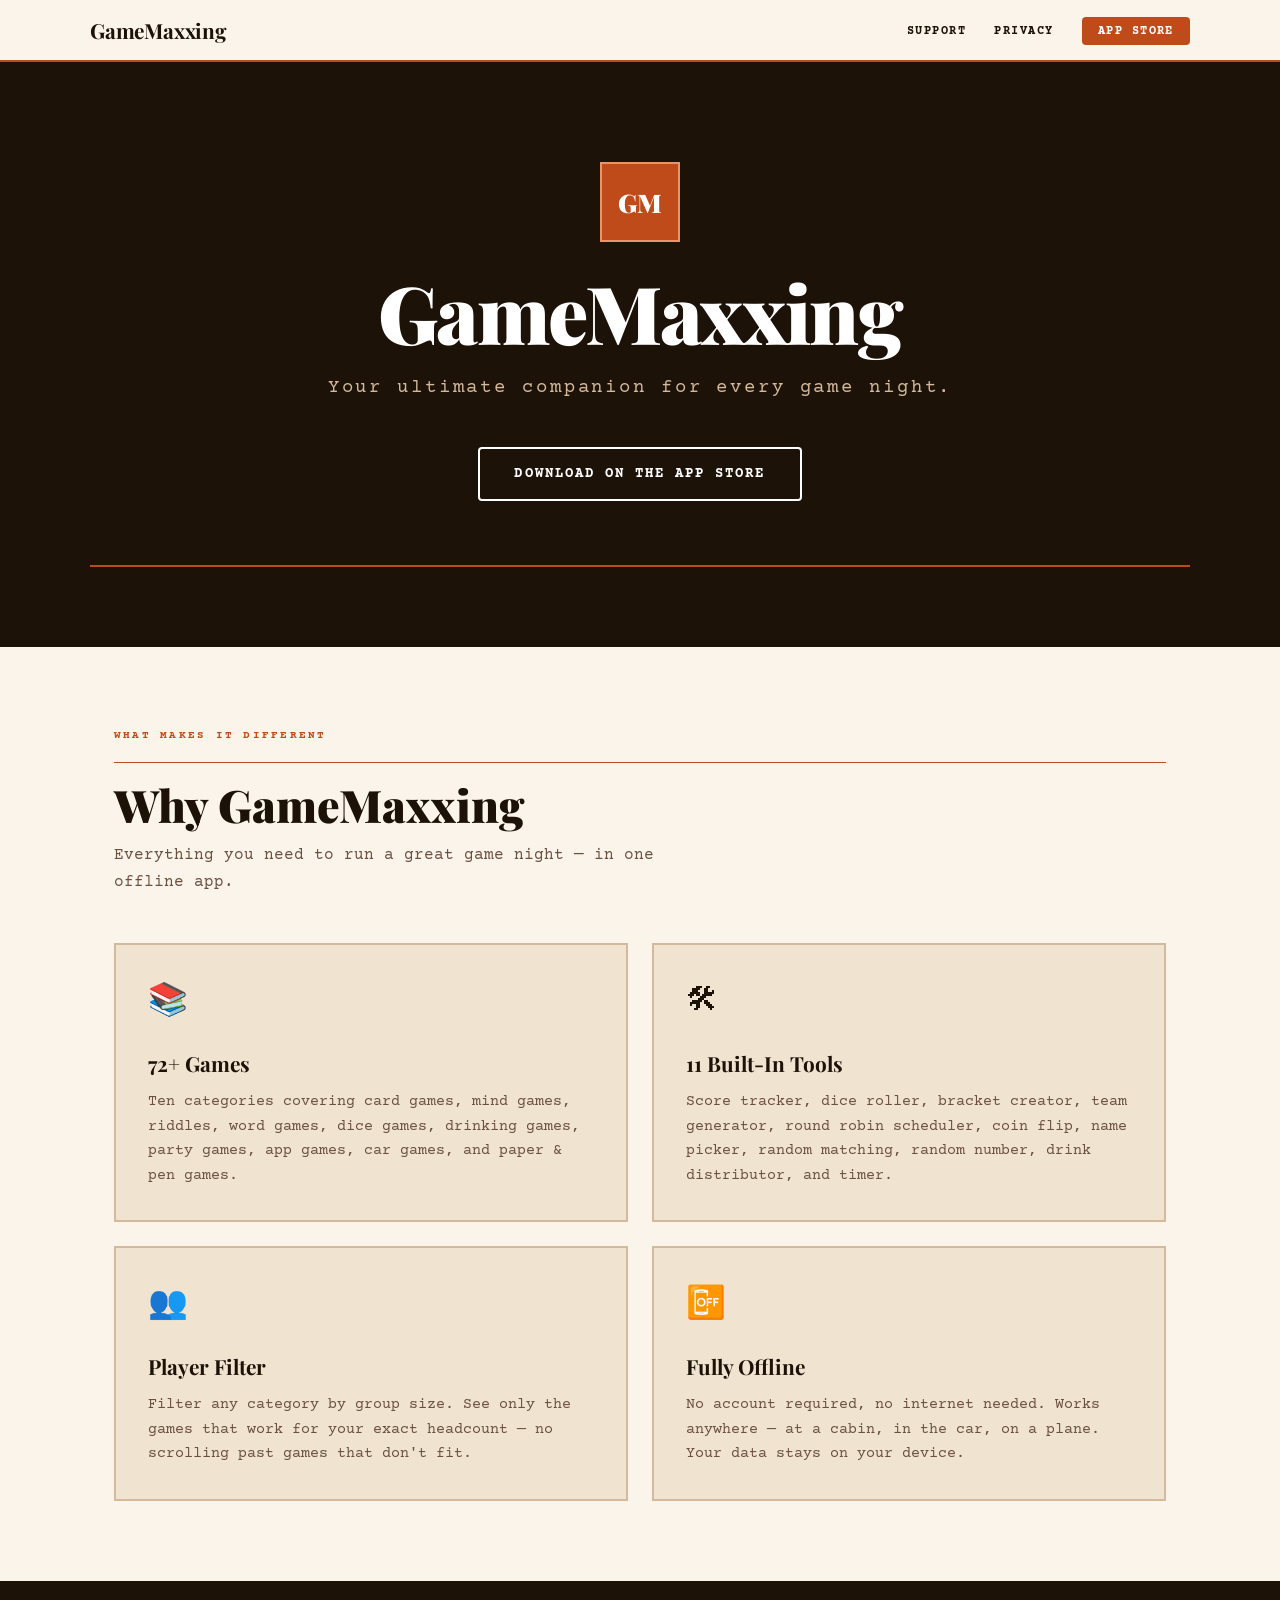
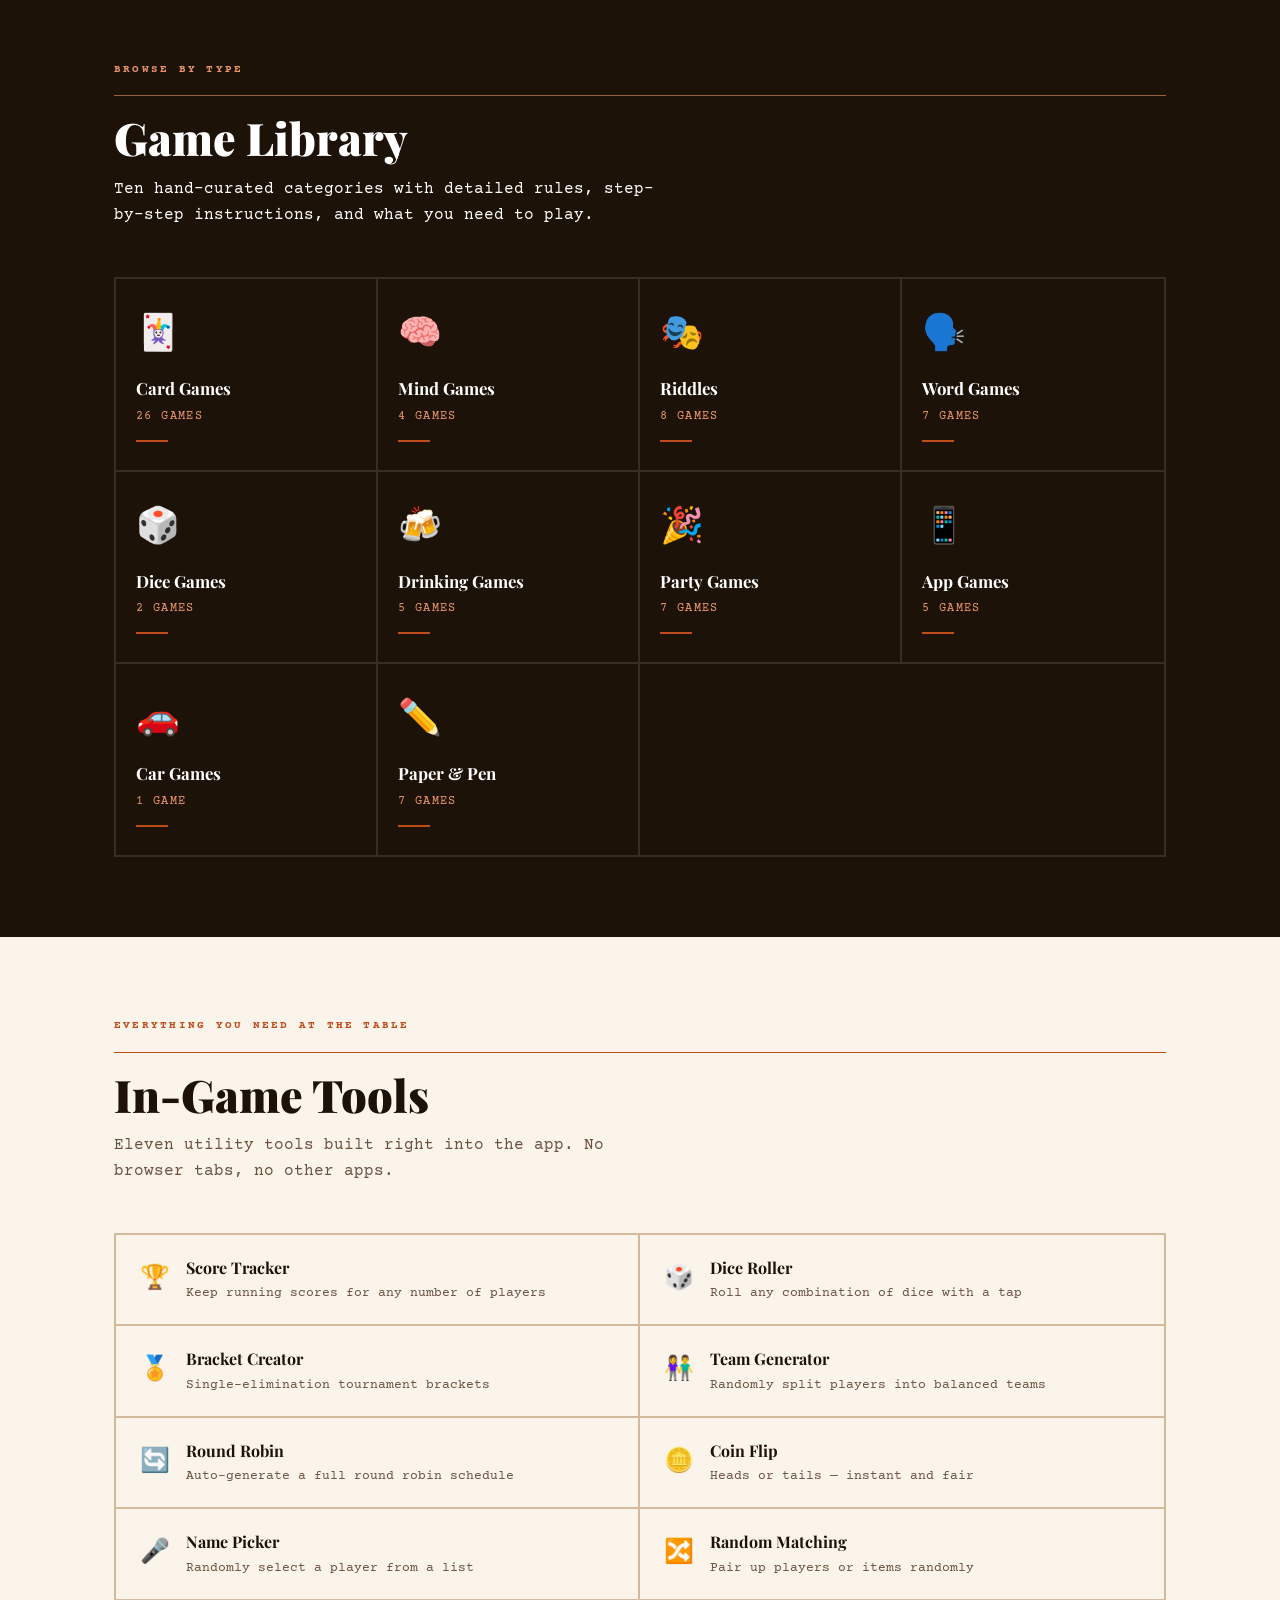
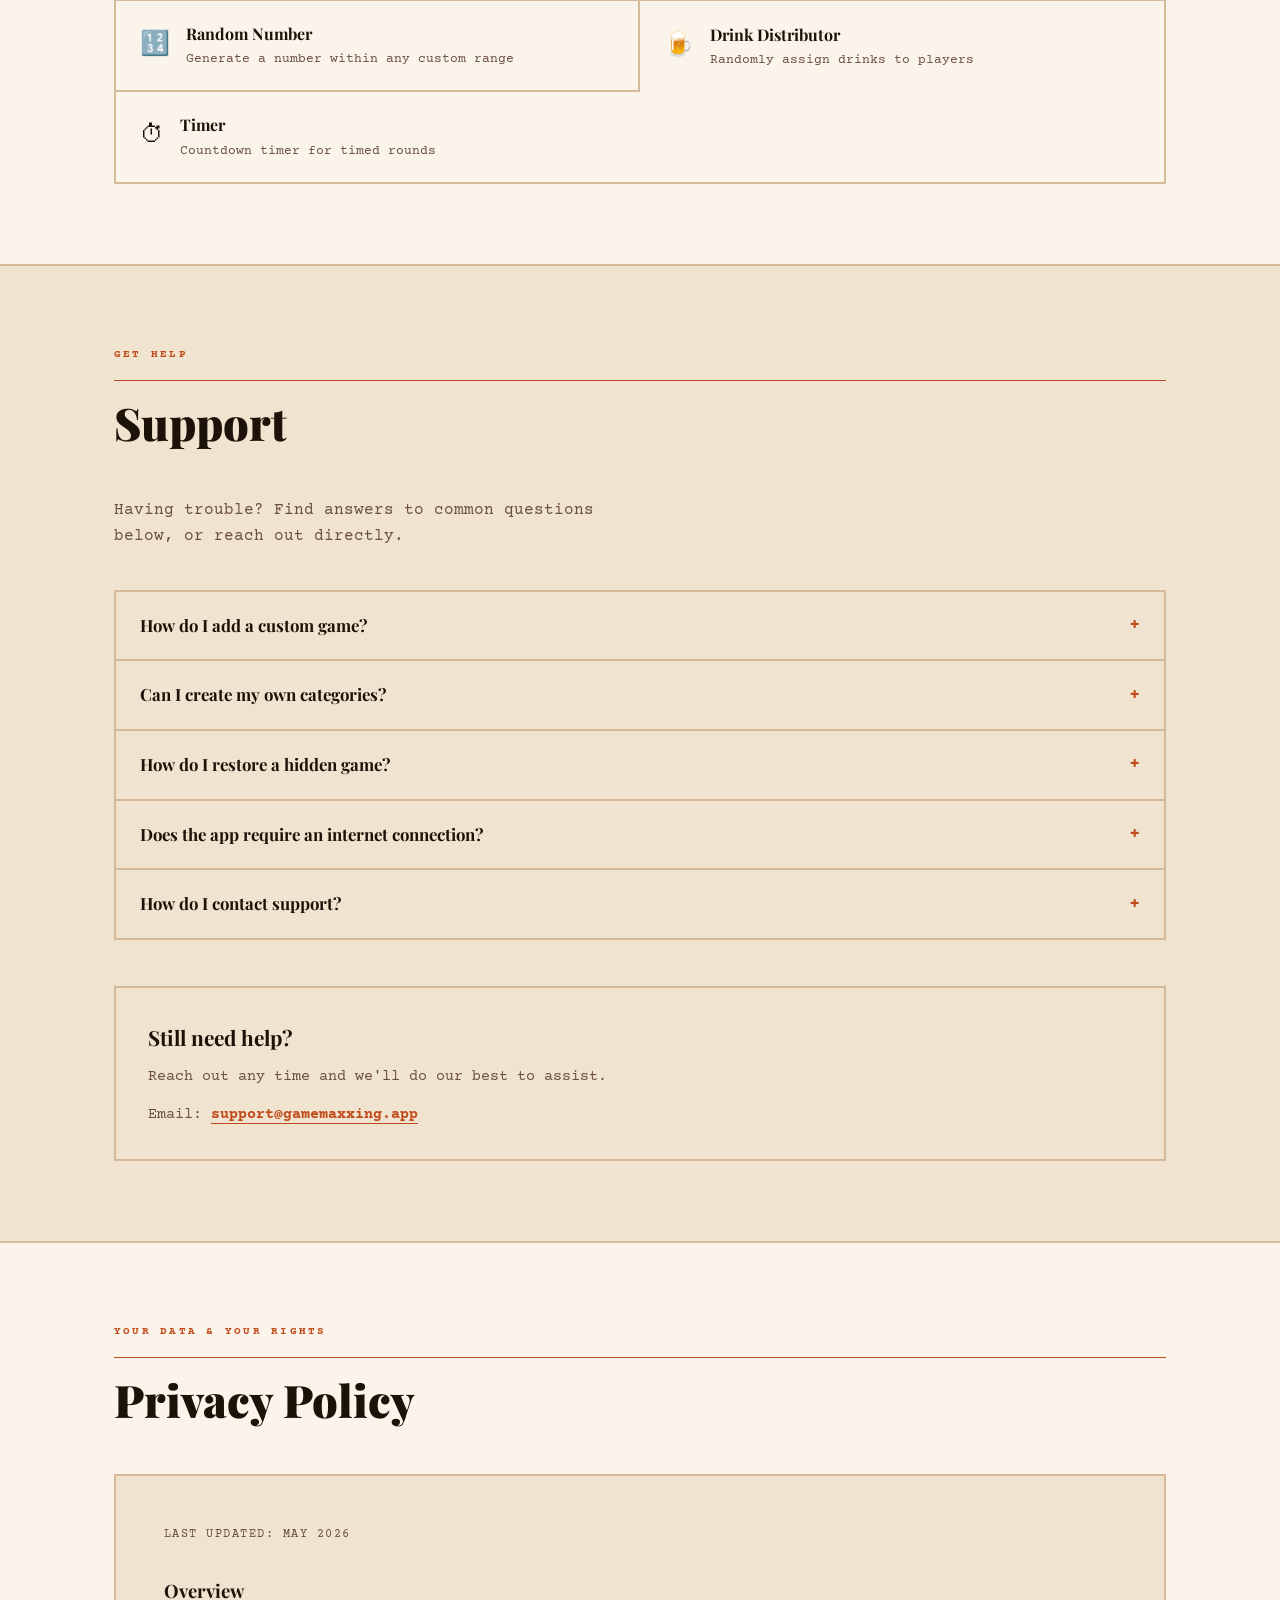
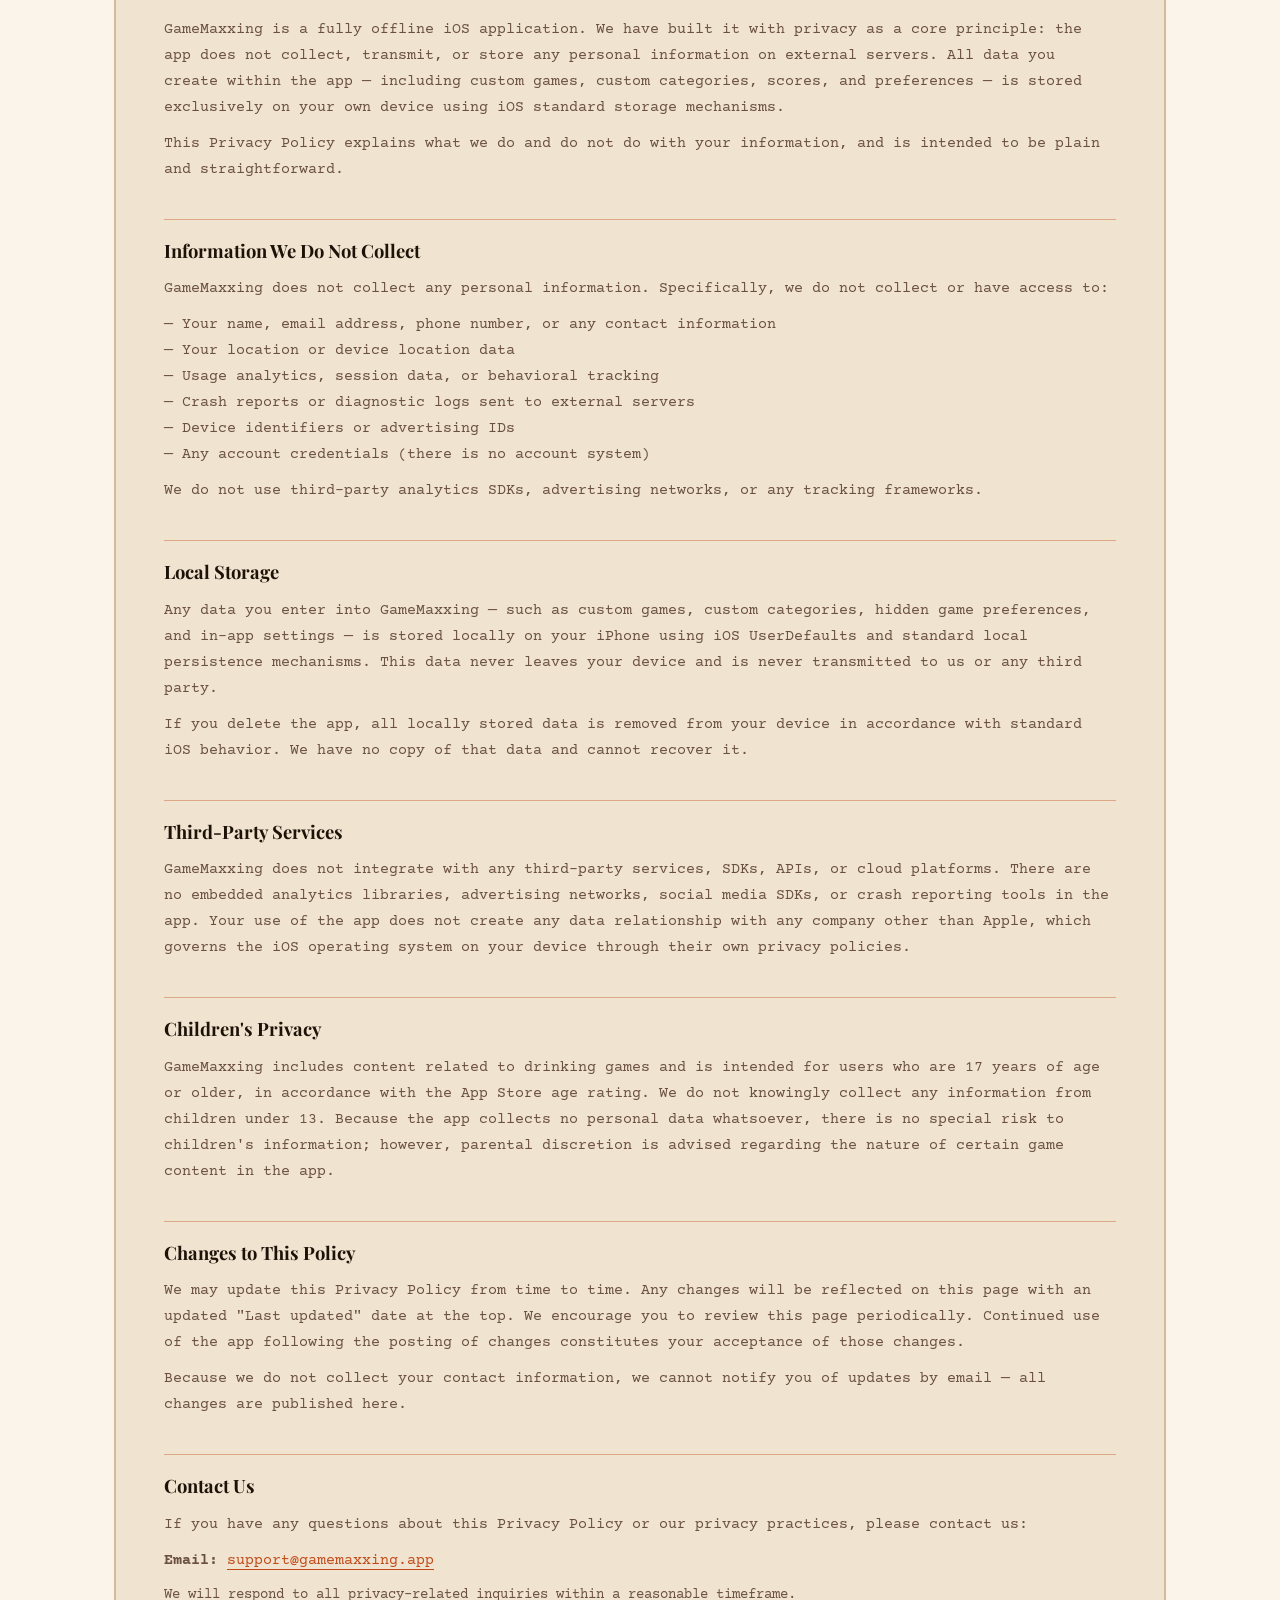
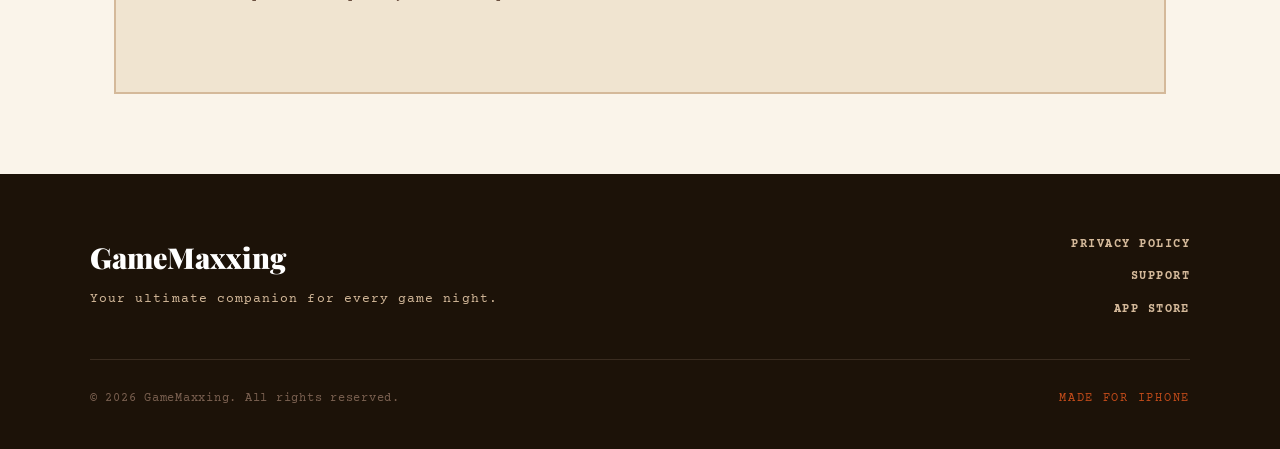
<file: docs/index.html>
<!DOCTYPE html>
<html lang="en">
<head>
  <meta charset="UTF-8" />
  <meta name="viewport" content="width=device-width, initial-scale=1.0" />
  <title>GameMaxxing — Your Ultimate Game Night Companion</title>
  <meta name="description" content="GameMaxxing: 72+ games across 10 categories, 11 built-in tools, fully offline. The ultimate iOS companion for every game night." />
  <link rel="preconnect" href="https://fonts.googleapis.com" />
  <link rel="preconnect" href="https://fonts.gstatic.com" crossorigin />
  <link href="https://fonts.googleapis.com/css2?family=Playfair+Display:wght@400;700;900&family=Courier+Prime:wght@400;700&display=swap" rel="stylesheet" />

  <style>
    /* ── Reset & Base ───────────────────────────────────── */
    *, *::before, *::after { box-sizing: border-box; margin: 0; padding: 0; }

    :root {
      --cream:      #FAF4EA;
      --ink:        #1C1208;
      --rust:       #C04B1A;
      --brown:      #6B5040;
      --card:       #F0E4D0;
      --border:     #D4B99A;
      --white:      #FFFFFF;
      --rust-light: #E8956A;
    }

    html { scroll-behavior: smooth; }

    body {
      background: var(--cream);
      color: var(--ink);
      font-family: 'Courier Prime', 'Courier New', monospace;
      line-height: 1.65;
      -webkit-font-smoothing: antialiased;
    }

    h1, h2, h3, h4 {
      font-family: 'Playfair Display', Georgia, serif;
    }

    /* ── Utilities ──────────────────────────────────────── */
    .label {
      font-family: 'Courier Prime', 'Courier New', monospace;
      font-size: 0.7rem;
      font-weight: 700;
      letter-spacing: 0.2em;
      text-transform: uppercase;
      color: var(--rust);
    }

    .rule {
      border: none;
      border-top: 1.5px solid var(--rust);
      margin: 1rem 0;
    }

    .rule--thin {
      border-top-width: 1px;
      opacity: 0.4;
    }

    .section {
      padding: 80px 24px;
      max-width: 1100px;
      margin: 0 auto;
    }

    .section-header {
      margin-bottom: 48px;
    }

    .section-header .label {
      display: block;
      margin-bottom: 10px;
    }

    .section-title {
      font-size: clamp(2rem, 4vw, 2.8rem);
      font-weight: 900;
      color: var(--ink);
      line-height: 1.15;
    }

    .section-subtitle {
      margin-top: 12px;
      font-size: 1rem;
      color: var(--brown);
      max-width: 540px;
    }

    /* ── Navbar ─────────────────────────────────────────── */
    .navbar {
      position: sticky;
      top: 0;
      z-index: 100;
      background: var(--cream);
      border-bottom: 2px solid var(--rust);
      padding: 0 24px;
    }

    .navbar__inner {
      max-width: 1100px;
      margin: 0 auto;
      display: flex;
      align-items: center;
      justify-content: space-between;
      height: 60px;
    }

    .navbar__logo {
      font-family: 'Playfair Display', Georgia, serif;
      font-size: 1.3rem;
      font-weight: 700;
      color: var(--ink);
      text-decoration: none;
      letter-spacing: -0.01em;
    }

    .navbar__links {
      display: flex;
      gap: 28px;
      list-style: none;
      align-items: center;
    }

    .navbar__links a {
      font-family: 'Courier Prime', monospace;
      font-size: 0.78rem;
      font-weight: 700;
      letter-spacing: 0.12em;
      text-transform: uppercase;
      color: var(--ink);
      text-decoration: none;
      transition: color 0.15s;
    }

    .navbar__links a:hover { color: var(--rust); }

    .navbar__links .btn-appstore {
      background: var(--rust);
      color: var(--white);
      padding: 7px 16px;
      border-radius: 4px;
      border: none;
      transition: background 0.15s;
    }

    .navbar__links .btn-appstore:hover {
      background: #a83e14;
      color: var(--white);
    }

    /* ── Hamburger (mobile) ─────────────────────────────── */
    .navbar__hamburger {
      display: none;
      flex-direction: column;
      gap: 5px;
      cursor: pointer;
      background: none;
      border: none;
      padding: 4px;
    }

    .navbar__hamburger span {
      display: block;
      width: 22px;
      height: 2px;
      background: var(--ink);
      transition: all 0.2s;
    }

    /* ── Hero ───────────────────────────────────────────── */
    .hero {
      background: var(--ink);
      padding: 100px 24px 80px;
      text-align: center;
    }

    .hero__icon {
      width: 80px;
      height: 80px;
      background: var(--rust);
      display: inline-flex;
      align-items: center;
      justify-content: center;
      font-family: 'Playfair Display', Georgia, serif;
      font-size: 1.6rem;
      font-weight: 900;
      color: var(--white);
      margin-bottom: 28px;
      border: 2px solid var(--rust-light);
    }

    .hero__title {
      font-size: clamp(2.8rem, 8vw, 5rem);
      font-weight: 900;
      color: var(--white);
      letter-spacing: -0.02em;
      line-height: 1.05;
      margin-bottom: 20px;
    }

    .hero__tagline {
      font-family: 'Courier Prime', monospace;
      font-size: clamp(0.95rem, 2.5vw, 1.2rem);
      color: var(--border);
      letter-spacing: 0.15em;
      margin-bottom: 44px;
      line-height: 1.5;
    }

    .hero__cta {
      display: inline-block;
      font-family: 'Courier Prime', monospace;
      font-size: 0.85rem;
      font-weight: 700;
      letter-spacing: 0.15em;
      text-transform: uppercase;
      color: var(--white);
      border: 2px solid var(--white);
      padding: 14px 34px;
      border-radius: 4px;
      text-decoration: none;
      transition: background 0.15s, color 0.15s;
    }

    .hero__cta:hover {
      background: var(--white);
      color: var(--ink);
    }

    .hero__rule {
      border: none;
      border-top: 2px solid var(--rust);
      margin: 64px auto 0;
      max-width: 1100px;
    }

    /* ── Features ───────────────────────────────────────── */
    .features__grid {
      display: grid;
      grid-template-columns: repeat(2, 1fr);
      gap: 24px;
    }

    .feature-card {
      background: var(--card);
      border: 2px solid var(--border);
      padding: 32px;
    }

    .feature-card__emoji {
      font-size: 2rem;
      margin-bottom: 16px;
      display: block;
    }

    .feature-card__title {
      font-family: 'Playfair Display', Georgia, serif;
      font-size: 1.3rem;
      font-weight: 700;
      color: var(--ink);
      margin-bottom: 10px;
    }

    .feature-card__body {
      font-size: 0.93rem;
      color: var(--brown);
      line-height: 1.65;
    }

    /* ── Categories ─────────────────────────────────────── */
    .categories-wrap {
      background: var(--ink);
      padding: 0;
    }

    .categories-wrap .section {
      padding-top: 80px;
      padding-bottom: 80px;
    }

    .categories-wrap .section-title,
    .categories-wrap .section-subtitle {
      color: var(--white);
    }

    .categories-wrap .label { color: var(--rust-light); }
    .categories-wrap .rule  { border-color: var(--rust-light); opacity: 0.6; }

    .categories__grid {
      display: grid;
      grid-template-columns: repeat(4, 1fr);
      gap: 0;
      border: 2px solid #3a2c20;
    }

    .category-item {
      padding: 28px 20px;
      border-right: 2px solid #3a2c20;
      border-bottom: 2px solid #3a2c20;
      position: relative;
    }

    .category-item:nth-child(4n) { border-right: none; }
    .category-item:nth-last-child(-n+4):nth-child(4n+1),
    .category-item:nth-last-child(-n+3):nth-child(4n+2),
    .category-item:nth-last-child(-n+2):nth-child(4n+3),
    .category-item:nth-last-child(-n+1):nth-child(4n+4) {
      border-bottom: none;
    }
    /* simpler: remove bottom border from last row */
    .category-item:nth-last-child(-n+2) { border-bottom: none; }

    .category-item__emoji {
      font-size: 2.2rem;
      display: block;
      margin-bottom: 10px;
    }

    .category-item__name {
      font-family: 'Playfair Display', Georgia, serif;
      font-size: 1.05rem;
      font-weight: 700;
      color: var(--white);
      margin-bottom: 4px;
    }

    .category-item__count {
      font-family: 'Courier Prime', monospace;
      font-size: 0.72rem;
      letter-spacing: 0.12em;
      text-transform: uppercase;
      color: var(--rust-light);
    }

    .category-item__bar {
      display: block;
      width: 32px;
      height: 2px;
      background: var(--rust);
      margin-top: 14px;
    }

    /* ── Tools ──────────────────────────────────────────── */
    .tools__grid {
      display: grid;
      grid-template-columns: repeat(2, 1fr);
      gap: 0;
      border: 2px solid var(--border);
    }

    .tool-item {
      display: flex;
      align-items: center;
      gap: 16px;
      padding: 20px 24px;
      border-right: 2px solid var(--border);
      border-bottom: 2px solid var(--border);
    }

    .tool-item:nth-child(2n) { border-right: none; }

    /* Remove bottom border from last two items */
    .tool-item:nth-last-child(-n+2) { border-bottom: none; }
    /* If odd number, last single item spans */
    .tool-item:last-child:nth-child(odd) {
      grid-column: span 2;
      border-right: none;
    }

    .tool-item__emoji {
      font-size: 1.5rem;
      flex-shrink: 0;
    }

    .tool-item__info {}

    .tool-item__name {
      font-family: 'Playfair Display', Georgia, serif;
      font-size: 1rem;
      font-weight: 700;
      color: var(--ink);
    }

    .tool-item__desc {
      font-size: 0.8rem;
      color: var(--brown);
      margin-top: 2px;
    }

    /* ── Support ────────────────────────────────────────── */
    .support-intro {
      font-size: 1rem;
      color: var(--brown);
      margin-bottom: 40px;
      max-width: 540px;
    }

    /* Pure CSS accordion */
    .faq { margin-bottom: 48px; }

    .faq__item {
      border: 2px solid var(--border);
      margin-bottom: -2px;
    }

    .faq__item input[type="checkbox"] {
      display: none;
    }

    .faq__label {
      display: flex;
      align-items: center;
      justify-content: space-between;
      padding: 20px 24px;
      cursor: pointer;
      background: var(--card);
      font-family: 'Playfair Display', Georgia, serif;
      font-size: 1.05rem;
      font-weight: 700;
      color: var(--ink);
      user-select: none;
      gap: 16px;
    }

    .faq__label:hover { background: #e8d8c4; }

    .faq__indicator {
      font-family: 'Courier Prime', monospace;
      font-size: 1.2rem;
      font-weight: 700;
      color: var(--rust);
      flex-shrink: 0;
      transition: transform 0.2s;
      line-height: 1;
    }

    .faq__item input:checked ~ .faq__label .faq__indicator {
      transform: rotate(45deg);
    }

    .faq__body {
      max-height: 0;
      overflow: hidden;
      transition: max-height 0.3s ease;
    }

    .faq__item input:checked ~ .faq__body {
      max-height: 200px;
    }

    .faq__body p {
      padding: 18px 24px 22px;
      font-size: 0.95rem;
      color: var(--brown);
      border-top: 1px solid var(--border);
      background: var(--cream);
    }

    .support-contact {
      background: var(--card);
      border: 2px solid var(--border);
      padding: 32px;
    }

    .support-contact h3 {
      font-size: 1.3rem;
      font-weight: 700;
      color: var(--ink);
      margin-bottom: 10px;
    }

    .support-contact p {
      font-size: 0.95rem;
      color: var(--brown);
    }

    .support-contact a {
      color: var(--rust);
      text-decoration: none;
      font-weight: 700;
      border-bottom: 1px solid var(--rust);
    }

    .support-contact a:hover { color: #a83e14; }

    /* ── Privacy ────────────────────────────────────────── */
    .privacy-wrap {
      background: var(--card);
      border: 2px solid var(--border);
      padding: 48px;
    }

    .privacy-wrap .last-updated {
      font-size: 0.78rem;
      letter-spacing: 0.12em;
      text-transform: uppercase;
      color: var(--brown);
      margin-bottom: 32px;
      font-family: 'Courier Prime', monospace;
    }

    .privacy-section {
      margin-bottom: 36px;
    }

    .privacy-section h3 {
      font-size: 1.15rem;
      font-weight: 700;
      color: var(--ink);
      margin-bottom: 10px;
    }

    .privacy-section p {
      font-size: 0.93rem;
      color: var(--brown);
      line-height: 1.75;
      margin-bottom: 10px;
    }

    .privacy-section a {
      color: var(--rust);
      text-decoration: none;
      border-bottom: 1px solid var(--rust);
    }

    /* ── Footer ─────────────────────────────────────────── */
    .footer {
      background: var(--ink);
      padding: 60px 24px 40px;
    }

    .footer__inner {
      max-width: 1100px;
      margin: 0 auto;
    }

    .footer__top {
      display: flex;
      align-items: flex-start;
      justify-content: space-between;
      gap: 32px;
      margin-bottom: 40px;
      flex-wrap: wrap;
    }

    .footer__brand h2 {
      font-family: 'Playfair Display', Georgia, serif;
      font-size: 1.8rem;
      font-weight: 900;
      color: var(--white);
      margin-bottom: 8px;
    }

    .footer__brand p {
      font-size: 0.83rem;
      color: var(--border);
      letter-spacing: 0.08em;
    }

    .footer__links {
      display: flex;
      flex-direction: column;
      gap: 12px;
      text-align: right;
    }

    .footer__links a {
      font-family: 'Courier Prime', monospace;
      font-size: 0.78rem;
      font-weight: 700;
      letter-spacing: 0.12em;
      text-transform: uppercase;
      color: var(--border);
      text-decoration: none;
      transition: color 0.15s;
    }

    .footer__links a:hover { color: var(--rust-light); }

    .footer__divider {
      border: none;
      border-top: 1px solid #3a2c20;
      margin-bottom: 28px;
    }

    .footer__bottom {
      display: flex;
      align-items: center;
      justify-content: space-between;
      flex-wrap: wrap;
      gap: 12px;
    }

    .footer__copy {
      font-size: 0.78rem;
      color: #7a6050;
      letter-spacing: 0.06em;
    }

    .footer__made {
      font-family: 'Courier Prime', monospace;
      font-size: 0.72rem;
      letter-spacing: 0.15em;
      text-transform: uppercase;
      color: var(--rust);
    }

    /* ── Mobile Responsive ──────────────────────────────── */
    @media (max-width: 768px) {
      .navbar__links {
        display: none;
        position: absolute;
        top: 60px;
        left: 0;
        right: 0;
        background: var(--cream);
        border-bottom: 2px solid var(--rust);
        flex-direction: column;
        gap: 0;
        padding: 16px 24px;
      }

      .navbar__links.open { display: flex; }

      .navbar__links li { width: 100%; }

      .navbar__links a {
        display: block;
        padding: 12px 0;
        border-bottom: 1px solid var(--border);
      }

      .navbar__links .btn-appstore {
        display: inline-block;
        margin-top: 8px;
        border-bottom: none;
      }

      .navbar__hamburger { display: flex; }

      .navbar { position: sticky; }

      .features__grid {
        grid-template-columns: 1fr;
      }

      .categories__grid {
        grid-template-columns: repeat(2, 1fr);
      }

      .category-item:nth-child(2n) { border-right: none; }
      .category-item:nth-child(4n) { border-right: 2px solid #3a2c20; }
      .category-item:nth-child(2n) { border-right: none; }
      .category-item { border-bottom: 2px solid #3a2c20; }
      .category-item:nth-last-child(-n+2) { border-bottom: none; }

      .tools__grid {
        grid-template-columns: 1fr;
      }

      .tool-item { border-right: none; }
      .tool-item:nth-last-child(-n+2) { border-bottom: 2px solid var(--border); }
      .tool-item:last-child { border-bottom: none; }
      .tool-item:last-child:nth-child(odd) { grid-column: span 1; }

      .privacy-wrap { padding: 28px 20px; }

      .footer__top { flex-direction: column; }
      .footer__links { text-align: left; }

      .footer__bottom { flex-direction: column; align-items: flex-start; }

      .section { padding: 56px 20px; }

      .hero { padding: 72px 20px 60px; }
    }

    @media (max-width: 480px) {
      .hero__title { font-size: 2.4rem; }
      .categories__grid { grid-template-columns: repeat(2, 1fr); }
    }
  </style>
</head>
<body>

  <!-- ── Navigation ────────────────────────────────────── -->
  <nav class="navbar">
    <div class="navbar__inner">
      <a href="#" class="navbar__logo">GameMaxxing</a>

      <button class="navbar__hamburger" id="hamburgerBtn" aria-label="Toggle menu" onclick="document.getElementById('navLinks').classList.toggle('open')">
        <span></span><span></span><span></span>
      </button>

      <ul class="navbar__links" id="navLinks">
        <li><a href="#support">Support</a></li>
        <li><a href="#privacy">Privacy</a></li>
        <li><a href="#" class="btn-appstore">App Store</a></li>
      </ul>
    </div>
  </nav>

  <!-- ── Hero ──────────────────────────────────────────── -->
  <section class="hero">
    <div class="hero__icon">GM</div>
    <h1 class="hero__title">GameMaxxing</h1>
    <p class="hero__tagline">Your ultimate companion for every game night.</p>
    <a href="#" class="hero__cta">Download on the App Store</a>
    <hr class="hero__rule" />
  </section>

  <!-- ── Features ──────────────────────────────────────── -->
  <div style="background: var(--cream);">
    <div class="section">
      <div class="section-header">
        <span class="label">What makes it different</span>
        <hr class="rule" />
        <h2 class="section-title">Why GameMaxxing</h2>
        <p class="section-subtitle">Everything you need to run a great game night — in one offline app.</p>
      </div>

      <div class="features__grid">
        <div class="feature-card">
          <span class="feature-card__emoji">📚</span>
          <h3 class="feature-card__title">72+ Games</h3>
          <p class="feature-card__body">Ten categories covering card games, mind games, riddles, word games, dice games, drinking games, party games, app games, car games, and paper &amp; pen games.</p>
        </div>
        <div class="feature-card">
          <span class="feature-card__emoji">🛠</span>
          <h3 class="feature-card__title">11 Built-In Tools</h3>
          <p class="feature-card__body">Score tracker, dice roller, bracket creator, team generator, round robin scheduler, coin flip, name picker, random matching, random number, drink distributor, and timer.</p>
        </div>
        <div class="feature-card">
          <span class="feature-card__emoji">👥</span>
          <h3 class="feature-card__title">Player Filter</h3>
          <p class="feature-card__body">Filter any category by group size. See only the games that work for your exact headcount — no scrolling past games that don't fit.</p>
        </div>
        <div class="feature-card">
          <span class="feature-card__emoji">📴</span>
          <h3 class="feature-card__title">Fully Offline</h3>
          <p class="feature-card__body">No account required, no internet needed. Works anywhere — at a cabin, in the car, on a plane. Your data stays on your device.</p>
        </div>
      </div>
    </div>
  </div>

  <!-- ── Game Categories ────────────────────────────────── -->
  <div class="categories-wrap">
    <div class="section">
      <div class="section-header">
        <span class="label">Browse by type</span>
        <hr class="rule" />
        <h2 class="section-title">Game Library</h2>
        <p class="section-subtitle">Ten hand-curated categories with detailed rules, step-by-step instructions, and what you need to play.</p>
      </div>

      <div class="categories__grid">
        <div class="category-item">
          <span class="category-item__emoji">🃏</span>
          <div class="category-item__name">Card Games</div>
          <div class="category-item__count">26 games</div>
          <span class="category-item__bar"></span>
        </div>
        <div class="category-item">
          <span class="category-item__emoji">🧠</span>
          <div class="category-item__name">Mind Games</div>
          <div class="category-item__count">4 games</div>
          <span class="category-item__bar"></span>
        </div>
        <div class="category-item">
          <span class="category-item__emoji">🎭</span>
          <div class="category-item__name">Riddles</div>
          <div class="category-item__count">8 games</div>
          <span class="category-item__bar"></span>
        </div>
        <div class="category-item">
          <span class="category-item__emoji">🗣️</span>
          <div class="category-item__name">Word Games</div>
          <div class="category-item__count">7 games</div>
          <span class="category-item__bar"></span>
        </div>
        <div class="category-item">
          <span class="category-item__emoji">🎲</span>
          <div class="category-item__name">Dice Games</div>
          <div class="category-item__count">2 games</div>
          <span class="category-item__bar"></span>
        </div>
        <div class="category-item">
          <span class="category-item__emoji">🍻</span>
          <div class="category-item__name">Drinking Games</div>
          <div class="category-item__count">5 games</div>
          <span class="category-item__bar"></span>
        </div>
        <div class="category-item">
          <span class="category-item__emoji">🎉</span>
          <div class="category-item__name">Party Games</div>
          <div class="category-item__count">7 games</div>
          <span class="category-item__bar"></span>
        </div>
        <div class="category-item">
          <span class="category-item__emoji">📱</span>
          <div class="category-item__name">App Games</div>
          <div class="category-item__count">5 games</div>
          <span class="category-item__bar"></span>
        </div>
        <div class="category-item">
          <span class="category-item__emoji">🚗</span>
          <div class="category-item__name">Car Games</div>
          <div class="category-item__count">1 game</div>
          <span class="category-item__bar"></span>
        </div>
        <div class="category-item">
          <span class="category-item__emoji">✏️</span>
          <div class="category-item__name">Paper &amp; Pen</div>
          <div class="category-item__count">7 games</div>
          <span class="category-item__bar"></span>
        </div>
      </div>
    </div>
  </div>

  <!-- ── Tools ─────────────────────────────────────────── -->
  <div style="background: var(--cream);">
    <div class="section">
      <div class="section-header">
        <span class="label">Everything you need at the table</span>
        <hr class="rule" />
        <h2 class="section-title">In-Game Tools</h2>
        <p class="section-subtitle">Eleven utility tools built right into the app. No browser tabs, no other apps.</p>
      </div>

      <div class="tools__grid">
        <div class="tool-item">
          <span class="tool-item__emoji">🏆</span>
          <div class="tool-item__info">
            <div class="tool-item__name">Score Tracker</div>
            <div class="tool-item__desc">Keep running scores for any number of players</div>
          </div>
        </div>
        <div class="tool-item">
          <span class="tool-item__emoji">🎲</span>
          <div class="tool-item__info">
            <div class="tool-item__name">Dice Roller</div>
            <div class="tool-item__desc">Roll any combination of dice with a tap</div>
          </div>
        </div>
        <div class="tool-item">
          <span class="tool-item__emoji">🏅</span>
          <div class="tool-item__info">
            <div class="tool-item__name">Bracket Creator</div>
            <div class="tool-item__desc">Single-elimination tournament brackets</div>
          </div>
        </div>
        <div class="tool-item">
          <span class="tool-item__emoji">👫</span>
          <div class="tool-item__info">
            <div class="tool-item__name">Team Generator</div>
            <div class="tool-item__desc">Randomly split players into balanced teams</div>
          </div>
        </div>
        <div class="tool-item">
          <span class="tool-item__emoji">🔄</span>
          <div class="tool-item__info">
            <div class="tool-item__name">Round Robin</div>
            <div class="tool-item__desc">Auto-generate a full round robin schedule</div>
          </div>
        </div>
        <div class="tool-item">
          <span class="tool-item__emoji">🪙</span>
          <div class="tool-item__info">
            <div class="tool-item__name">Coin Flip</div>
            <div class="tool-item__desc">Heads or tails — instant and fair</div>
          </div>
        </div>
        <div class="tool-item">
          <span class="tool-item__emoji">🎤</span>
          <div class="tool-item__info">
            <div class="tool-item__name">Name Picker</div>
            <div class="tool-item__desc">Randomly select a player from a list</div>
          </div>
        </div>
        <div class="tool-item">
          <span class="tool-item__emoji">🔀</span>
          <div class="tool-item__info">
            <div class="tool-item__name">Random Matching</div>
            <div class="tool-item__desc">Pair up players or items randomly</div>
          </div>
        </div>
        <div class="tool-item">
          <span class="tool-item__emoji">🔢</span>
          <div class="tool-item__info">
            <div class="tool-item__name">Random Number</div>
            <div class="tool-item__desc">Generate a number within any custom range</div>
          </div>
        </div>
        <div class="tool-item">
          <span class="tool-item__emoji">🍺</span>
          <div class="tool-item__info">
            <div class="tool-item__name">Drink Distributor</div>
            <div class="tool-item__desc">Randomly assign drinks to players</div>
          </div>
        </div>
        <div class="tool-item">
          <span class="tool-item__emoji">⏱</span>
          <div class="tool-item__info">
            <div class="tool-item__name">Timer</div>
            <div class="tool-item__desc">Countdown timer for timed rounds</div>
          </div>
        </div>
      </div>
    </div>
  </div>

  <!-- ── Support ───────────────────────────────────────── -->
  <div style="background: var(--card); border-top: 2px solid var(--border); border-bottom: 2px solid var(--border);">
    <div class="section" id="support">
      <div class="section-header">
        <span class="label">Get help</span>
        <hr class="rule" />
        <h2 class="section-title">Support</h2>
      </div>

      <p class="support-intro">Having trouble? Find answers to common questions below, or reach out directly.</p>

      <div class="faq">

        <div class="faq__item">
          <input type="checkbox" id="faq1" />
          <label class="faq__label" for="faq1">
            How do I add a custom game?
            <span class="faq__indicator">+</span>
          </label>
          <div class="faq__body">
            <p>Tap the <strong>···</strong> menu in the top-right corner of any category screen and select <strong>Add Game</strong>. Fill in the name, description, player count, and any steps you want — your game saves locally to your device.</p>
          </div>
        </div>

        <div class="faq__item">
          <input type="checkbox" id="faq2" />
          <label class="faq__label" for="faq2">
            Can I create my own categories?
            <span class="faq__indicator">+</span>
          </label>
          <div class="faq__body">
            <p>Yes. Scroll to the bottom of the home screen and tap <strong>New Category</strong>. Choose a name and emoji, then start adding games to it right away.</p>
          </div>
        </div>

        <div class="faq__item">
          <input type="checkbox" id="faq3" />
          <label class="faq__label" for="faq3">
            How do I restore a hidden game?
            <span class="faq__indicator">+</span>
          </label>
          <div class="faq__body">
            <p>Navigate to the category that contains the hidden game, tap the <strong>···</strong> menu, and choose <strong>Restore Hidden Games</strong>. All previously hidden games in that category will reappear.</p>
          </div>
        </div>

        <div class="faq__item">
          <input type="checkbox" id="faq4" />
          <label class="faq__label" for="faq4">
            Does the app require an internet connection?
            <span class="faq__indicator">+</span>
          </label>
          <div class="faq__body">
            <p>No. GameMaxxing works fully offline. All game data, custom games, and preferences are stored locally on your device. There is no account, no login, and no server involved.</p>
          </div>
        </div>

        <div class="faq__item">
          <input type="checkbox" id="faq5" />
          <label class="faq__label" for="faq5">
            How do I contact support?
            <span class="faq__indicator">+</span>
          </label>
          <div class="faq__body">
            <p>Email us at <a href="mailto:support@gamemaxxing.app">support@gamemaxxing.app</a> and we'll get back to you as soon as possible.</p>
          </div>
        </div>

      </div>

      <div class="support-contact">
        <h3>Still need help?</h3>
        <p>Reach out any time and we'll do our best to assist.</p>
        <p style="margin-top: 12px;">Email: <a href="mailto:support@gamemaxxing.app">support@gamemaxxing.app</a></p>
      </div>
    </div>
  </div>

  <!-- ── Privacy Policy ────────────────────────────────── -->
  <div style="background: var(--cream);">
    <div class="section" id="privacy">
      <div class="section-header">
        <span class="label">Your data &amp; your rights</span>
        <hr class="rule" />
        <h2 class="section-title">Privacy Policy</h2>
      </div>

      <div class="privacy-wrap">
        <p class="last-updated">Last updated: May 2026</p>

        <div class="privacy-section">
          <h3>Overview</h3>
          <p>GameMaxxing is a fully offline iOS application. We have built it with privacy as a core principle: the app does not collect, transmit, or store any personal information on external servers. All data you create within the app — including custom games, custom categories, scores, and preferences — is stored exclusively on your own device using iOS standard storage mechanisms.</p>
          <p>This Privacy Policy explains what we do and do not do with your information, and is intended to be plain and straightforward.</p>
        </div>

        <hr class="rule rule--thin" />

        <div class="privacy-section">
          <h3>Information We Do Not Collect</h3>
          <p>GameMaxxing does not collect any personal information. Specifically, we do not collect or have access to:</p>
          <p>
            — Your name, email address, phone number, or any contact information<br />
            — Your location or device location data<br />
            — Usage analytics, session data, or behavioral tracking<br />
            — Crash reports or diagnostic logs sent to external servers<br />
            — Device identifiers or advertising IDs<br />
            — Any account credentials (there is no account system)
          </p>
          <p>We do not use third-party analytics SDKs, advertising networks, or any tracking frameworks.</p>
        </div>

        <hr class="rule rule--thin" />

        <div class="privacy-section">
          <h3>Local Storage</h3>
          <p>Any data you enter into GameMaxxing — such as custom games, custom categories, hidden game preferences, and in-app settings — is stored locally on your iPhone using iOS UserDefaults and standard local persistence mechanisms. This data never leaves your device and is never transmitted to us or any third party.</p>
          <p>If you delete the app, all locally stored data is removed from your device in accordance with standard iOS behavior. We have no copy of that data and cannot recover it.</p>
        </div>

        <hr class="rule rule--thin" />

        <div class="privacy-section">
          <h3>Third-Party Services</h3>
          <p>GameMaxxing does not integrate with any third-party services, SDKs, APIs, or cloud platforms. There are no embedded analytics libraries, advertising networks, social media SDKs, or crash reporting tools in the app. Your use of the app does not create any data relationship with any company other than Apple, which governs the iOS operating system on your device through their own privacy policies.</p>
        </div>

        <hr class="rule rule--thin" />

        <div class="privacy-section">
          <h3>Children's Privacy</h3>
          <p>GameMaxxing includes content related to drinking games and is intended for users who are 17 years of age or older, in accordance with the App Store age rating. We do not knowingly collect any information from children under 13. Because the app collects no personal data whatsoever, there is no special risk to children's information; however, parental discretion is advised regarding the nature of certain game content in the app.</p>
        </div>

        <hr class="rule rule--thin" />

        <div class="privacy-section">
          <h3>Changes to This Policy</h3>
          <p>We may update this Privacy Policy from time to time. Any changes will be reflected on this page with an updated "Last updated" date at the top. We encourage you to review this page periodically. Continued use of the app following the posting of changes constitutes your acceptance of those changes.</p>
          <p>Because we do not collect your contact information, we cannot notify you of updates by email — all changes are published here.</p>
        </div>

        <hr class="rule rule--thin" />

        <div class="privacy-section">
          <h3>Contact Us</h3>
          <p>If you have any questions about this Privacy Policy or our privacy practices, please contact us:</p>
          <p style="margin-top: 10px;"><strong>Email:</strong> <a href="mailto:support@gamemaxxing.app">support@gamemaxxing.app</a></p>
          <p style="margin-top: 6px; font-size: 0.85rem; color: var(--brown);">We will respond to all privacy-related inquiries within a reasonable timeframe.</p>
        </div>
      </div>
    </div>
  </div>

  <!-- ── Footer ────────────────────────────────────────── -->
  <footer class="footer">
    <div class="footer__inner">
      <div class="footer__top">
        <div class="footer__brand">
          <h2>GameMaxxing</h2>
          <p>Your ultimate companion for every game night.</p>
        </div>
        <nav class="footer__links">
          <a href="#privacy">Privacy Policy</a>
          <a href="#support">Support</a>
          <a href="#">App Store</a>
        </nav>
      </div>

      <hr class="footer__divider" />

      <div class="footer__bottom">
        <span class="footer__copy">© 2026 GameMaxxing. All rights reserved.</span>
        <span class="footer__made">Made for iPhone</span>
      </div>
    </div>
  </footer>

</body>
</html>
</file>
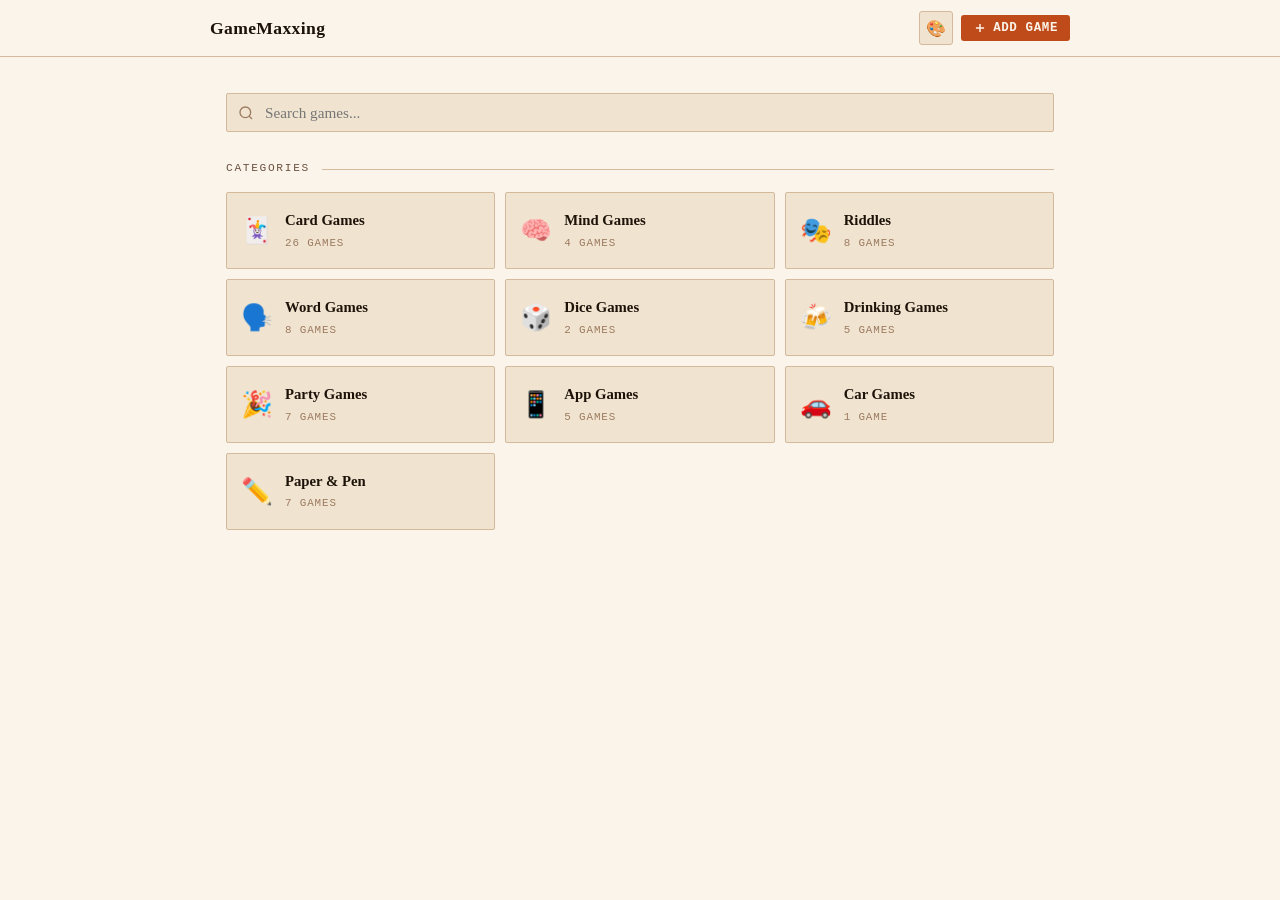
<file: websiteGameMaxxing/index.html>
<!DOCTYPE html>
<html lang="en" data-theme="retro">
<head>
  <meta charset="UTF-8">
  <meta name="viewport" content="width=device-width, initial-scale=1.0">
  <meta name="description" content="GameMaxxing — your personal game library. Browse 73 games, look up rules, and add your own.">
  <title>GameMaxxing</title>
  <link rel="icon" href="data:image/svg+xml,<svg xmlns='http://www.w3.org/2000/svg' viewBox='0 0 100 100'><text y='.9em' font-size='90'>🎮</text></svg>">
  <link rel="stylesheet" href="styles.css">
</head>
<body>

  <!-- ── Header ─────────────────────────────────────────── -->
  <header class="site-header">
    <div class="header-inner">
      <button class="header-back" id="headerBack" aria-label="Go back">
        <svg viewBox="0 0 24 24" fill="none" stroke="currentColor" stroke-width="2.5">
          <path d="m15 18-6-6 6-6"/>
        </svg>
        Back
      </button>

      <h1 class="header-title" id="headerTitle">GameMaxxing</h1>

      <div class="header-controls">
        <!-- Theme picker -->
        <div class="theme-picker">
          <button class="theme-btn" id="themeToggle" aria-label="Change theme" title="Change theme">
            🎨
          </button>
          <div class="theme-dropdown" id="themeDropdown"></div>
        </div>

        <!-- Add game button -->
        <button class="btn-add-game" id="addGameBtn" aria-label="Add custom game">
          <svg viewBox="0 0 24 24" fill="none" stroke="currentColor" stroke-width="2.5">
            <path d="M12 5v14M5 12h14"/>
          </svg>
          Add Game
        </button>
      </div>
    </div>
  </header>

  <!-- ── Main content ───────────────────────────────────── -->
  <main id="main" role="main">
    <!-- Rendered by app.js -->
  </main>

  <!-- ── Toast notification ─────────────────────────────── -->
  <div class="toast" id="toast" role="status" aria-live="polite"></div>

  <!-- ── Confirm modal ──────────────────────────────────── -->
  <div class="modal-overlay" id="confirmOverlay" role="dialog" aria-modal="true">
    <div class="modal">
      <div class="modal-title" id="confirmTitle">Are you sure?</div>
      <div class="modal-body" id="confirmBody"></div>
      <div class="modal-actions">
        <button class="btn btn-outline" id="confirmCancel">Cancel</button>
        <button class="btn btn-danger" id="confirmOk">Delete</button>
      </div>
    </div>
  </div>

  <!-- ── Scripts ────────────────────────────────────────── -->
  <script src="data.js"></script>
  <script src="app.js"></script>
</body>
</html>
</file>
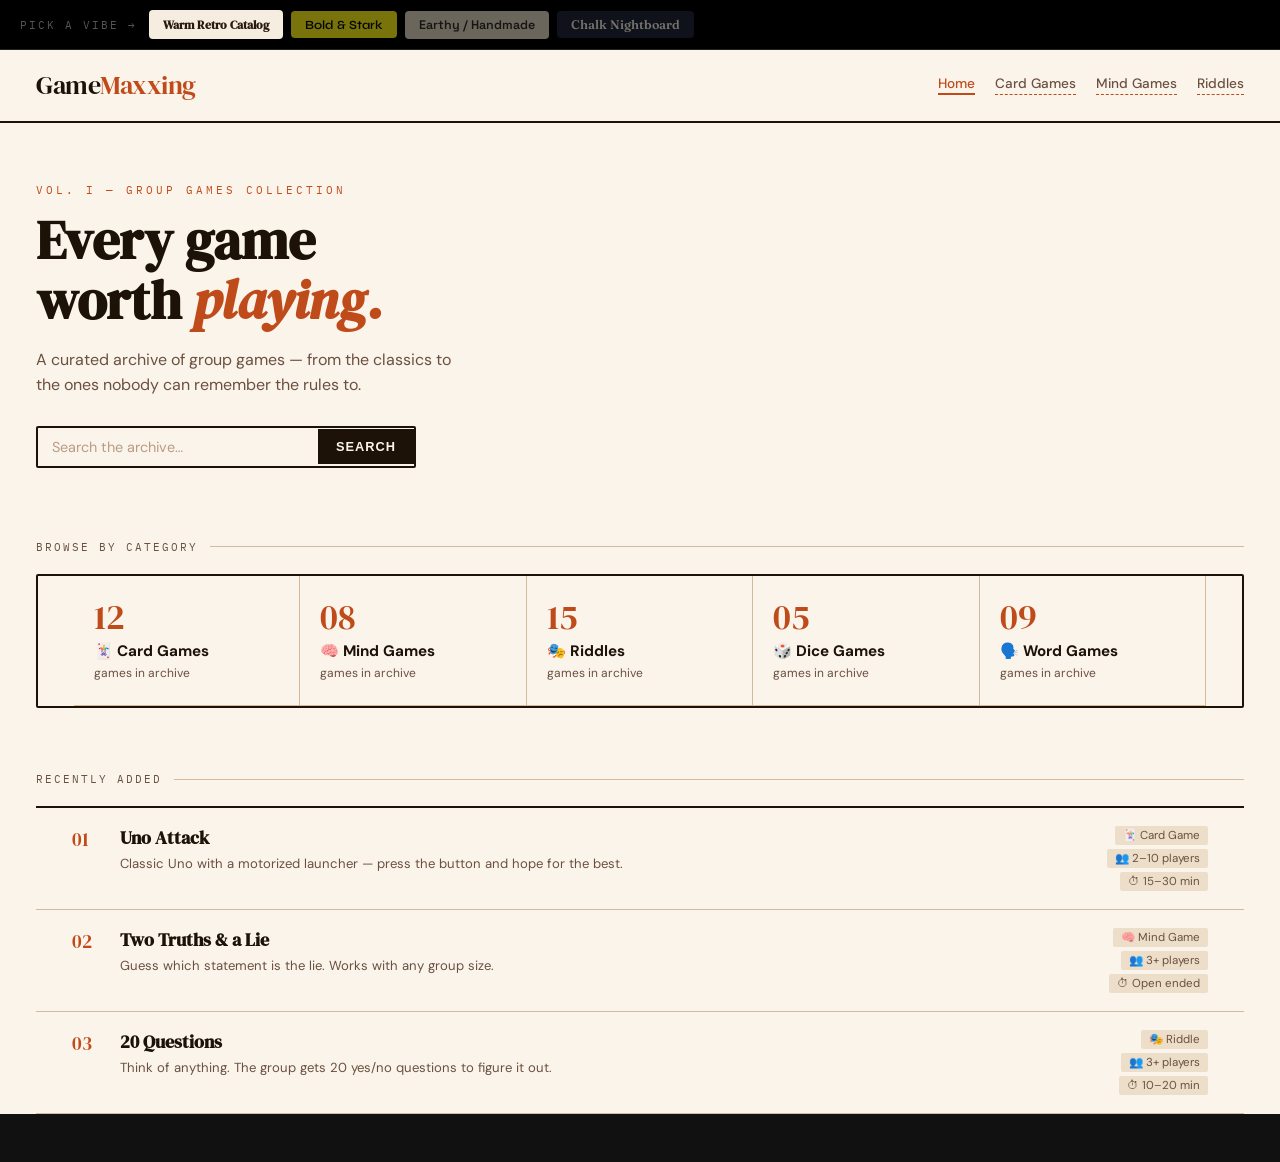
<file: template-preview.html>
<!DOCTYPE html>
<html lang="en">
<head>
  <meta charset="UTF-8" />
  <meta name="viewport" content="width=device-width, initial-scale=1.0"/>
  <title>GameMaxxing — Color Directions</title>
  <link href="https://fonts.googleapis.com/css2?family=DM+Serif+Display&family=DM+Sans:wght@400;500;700&family=Space+Grotesk:wght@400;500;700&family=Syne:wght@700;800&family=Fraunces:wght@700;900&family=IBM+Plex+Mono&display=swap" rel="stylesheet">
  <style>
    *, *::before, *::after { box-sizing: border-box; margin: 0; padding: 0; }

    /* ── SWITCHER UI ── */
    body { background: #111; font-family: 'DM Sans', sans-serif; }

    .switcher {
      position: fixed;
      top: 0; left: 0; right: 0;
      z-index: 999;
      display: flex;
      align-items: center;
      gap: 8px;
      padding: 10px 20px;
      background: #000;
      border-bottom: 1px solid #222;
    }
    .switcher-label {
      font-size: 0.7rem;
      text-transform: uppercase;
      letter-spacing: 2px;
      color: #555;
      margin-right: 4px;
      font-family: 'IBM Plex Mono', monospace;
    }
    .theme-btn {
      border: none;
      cursor: pointer;
      padding: 6px 14px;
      border-radius: 4px;
      font-size: 0.78rem;
      font-weight: 600;
      transition: all 0.2s;
      opacity: 0.5;
    }
    .theme-btn.active { opacity: 1; }
    #btn-retro   { background: #f5ede0; color: #2a1a0e; font-family: 'DM Serif Display', serif; }
    #btn-bold    { background: #f0e614; color: #0a0a0a; font-family: 'Syne', sans-serif; }
    #btn-earthy  { background: #d4cbb8; color: #2d2a24; font-family: 'Space Grotesk', sans-serif; }
    #btn-chalk   { background: #1e2535; color: #e8e2d4; font-family: 'Fraunces', serif; }

    .preview-wrap {
      margin-top: 49px;
      display: none;
    }
    .preview-wrap.active { display: block; }


    /* ════════════════════════════════════════
       THEME 1 — WARM RETRO CATALOG
       Cream base · ink text · rust accent
       DM Serif Display + DM Sans
    ════════════════════════════════════════ */
    #theme-retro {
      background: #faf4ea;
      color: #1c1208;
      font-family: 'DM Sans', sans-serif;
      min-height: 100vh;
    }
    #theme-retro .top-bar {
      display: flex;
      justify-content: space-between;
      align-items: center;
      padding: 18px 36px;
      border-bottom: 2px solid #1c1208;
    }
    #theme-retro .logo {
      font-family: 'DM Serif Display', serif;
      font-size: 1.6rem;
      letter-spacing: -0.5px;
      color: #1c1208;
    }
    #theme-retro .logo span { color: #c04b1a; }
    #theme-retro .top-nav {
      display: flex;
      gap: 20px;
      font-size: 0.85rem;
      font-weight: 500;
    }
    #theme-retro .top-nav a {
      text-decoration: none;
      color: #6b5040;
      border-bottom: 1px dashed #c04b1a;
      padding-bottom: 1px;
    }
    #theme-retro .top-nav a.active { color: #c04b1a; border-bottom: 2px solid #c04b1a; }

    #theme-retro .hero {
      padding: 60px 36px 40px;
      max-width: 600px;
    }
    #theme-retro .eyebrow {
      font-family: 'IBM Plex Mono', monospace;
      font-size: 0.7rem;
      letter-spacing: 3px;
      text-transform: uppercase;
      color: #c04b1a;
      margin-bottom: 14px;
    }
    #theme-retro .hero h1 {
      font-family: 'DM Serif Display', serif;
      font-size: 3.4rem;
      line-height: 1.1;
      margin-bottom: 16px;
      color: #1c1208;
    }
    #theme-retro .hero h1 em {
      font-style: italic;
      color: #c04b1a;
    }
    #theme-retro .hero p {
      font-size: 1rem;
      color: #6b5040;
      line-height: 1.6;
      max-width: 420px;
      margin-bottom: 28px;
    }
    #theme-retro .search {
      display: flex;
      align-items: center;
      border: 2px solid #1c1208;
      border-radius: 2px;
      max-width: 380px;
    }
    #theme-retro .search input {
      flex: 1;
      padding: 10px 14px;
      background: transparent;
      border: none;
      outline: none;
      font-family: 'DM Sans', sans-serif;
      font-size: 0.9rem;
      color: #1c1208;
    }
    #theme-retro .search input::placeholder { color: #b89c84; }
    #theme-retro .search button {
      background: #1c1208;
      color: #faf4ea;
      border: none;
      padding: 10px 18px;
      font-size: 0.8rem;
      font-weight: 600;
      cursor: pointer;
      letter-spacing: 1px;
      text-transform: uppercase;
    }

    #theme-retro .section-rule {
      display: flex;
      align-items: center;
      gap: 12px;
      padding: 32px 36px 20px;
    }
    #theme-retro .section-rule span {
      font-family: 'IBM Plex Mono', monospace;
      font-size: 0.68rem;
      text-transform: uppercase;
      letter-spacing: 2px;
      color: #6b5040;
      white-space: nowrap;
    }
    #theme-retro .section-rule hr { flex: 1; border: none; border-top: 1px solid #d4b99a; }

    #theme-retro .cat-grid {
      display: grid;
      grid-template-columns: repeat(auto-fill, minmax(200px, 1fr));
      gap: 0;
      padding: 0 36px;
      border: 2px solid #1c1208;
      border-radius: 2px;
      overflow: hidden;
    }
    #theme-retro .cat-item {
      padding: 24px 20px;
      border-right: 1px solid #d4b99a;
      border-bottom: 1px solid #d4b99a;
      cursor: pointer;
      transition: background 0.15s;
    }
    #theme-retro .cat-item:hover { background: #f0e4d0; }
    #theme-retro .cat-item .num {
      font-family: 'DM Serif Display', serif;
      font-size: 2.2rem;
      color: #c04b1a;
      line-height: 1;
      margin-bottom: 6px;
    }
    #theme-retro .cat-item .name {
      font-size: 0.95rem;
      font-weight: 700;
      margin-bottom: 4px;
    }
    #theme-retro .cat-item .label {
      font-size: 0.75rem;
      color: #6b5040;
    }

    #theme-retro .game-row {
      display: flex;
      align-items: stretch;
      border-bottom: 1px solid #d4b99a;
      padding: 18px 36px;
      gap: 20px;
      cursor: pointer;
      transition: background 0.15s;
    }
    #theme-retro .game-row:hover { background: #f0e4d0; }
    #theme-retro .game-row .idx {
      font-family: 'DM Serif Display', serif;
      font-size: 1.2rem;
      color: #c04b1a;
      min-width: 28px;
    }
    #theme-retro .game-row h3 {
      font-family: 'DM Serif Display', serif;
      font-size: 1.1rem;
      margin-bottom: 4px;
    }
    #theme-retro .game-row p { font-size: 0.82rem; color: #6b5040; line-height: 1.5; }
    #theme-retro .game-row .meta {
      margin-left: auto;
      text-align: right;
      display: flex;
      flex-direction: column;
      gap: 4px;
      align-items: flex-end;
    }
    #theme-retro .game-row .meta span {
      font-size: 0.72rem;
      color: #6b5040;
      background: #ecdec9;
      padding: 2px 8px;
      border-radius: 2px;
      white-space: nowrap;
    }


    /* ════════════════════════════════════════
       THEME 2 — BOLD FLAT
       Near-black · electric yellow · stark
       Syne (headings) + Space Grotesk
    ════════════════════════════════════════ */
    #theme-bold {
      background: #0a0a0a;
      color: #f5f5f5;
      font-family: 'Space Grotesk', sans-serif;
      min-height: 100vh;
    }
    #theme-bold .top-bar {
      display: flex;
      justify-content: space-between;
      align-items: center;
      padding: 18px 36px;
      border-bottom: 1px solid #222;
    }
    #theme-bold .logo {
      font-family: 'Syne', sans-serif;
      font-size: 1.3rem;
      font-weight: 800;
      letter-spacing: -1px;
    }
    #theme-bold .logo span { color: #f0e614; }
    #theme-bold .top-nav {
      display: flex;
      gap: 4px;
    }
    #theme-bold .top-nav a {
      text-decoration: none;
      color: #666;
      font-size: 0.8rem;
      padding: 6px 14px;
      border-radius: 2px;
      font-weight: 500;
    }
    #theme-bold .top-nav a.active {
      background: #f0e614;
      color: #0a0a0a;
      font-weight: 700;
    }

    #theme-bold .hero {
      padding: 56px 36px 40px;
      display: grid;
      grid-template-columns: 1fr auto;
      align-items: end;
      gap: 32px;
      border-bottom: 1px solid #1e1e1e;
    }
    #theme-bold .hero h1 {
      font-family: 'Syne', sans-serif;
      font-size: 4.5rem;
      font-weight: 800;
      line-height: 1;
      letter-spacing: -3px;
      text-transform: uppercase;
    }
    #theme-bold .hero h1 em {
      font-style: normal;
      color: #f0e614;
      -webkit-text-stroke: 0px;
    }
    #theme-bold .hero h1 .outline {
      -webkit-text-stroke: 1px #555;
      color: transparent;
    }
    #theme-bold .hero-right {
      text-align: right;
    }
    #theme-bold .hero-right p {
      font-size: 0.85rem;
      color: #666;
      max-width: 220px;
      line-height: 1.5;
      margin-bottom: 16px;
    }
    #theme-bold .hero-right .count-block {
      font-family: 'Syne', sans-serif;
      font-size: 3rem;
      font-weight: 800;
      color: #f0e614;
      line-height: 1;
    }
    #theme-bold .hero-right .count-label {
      font-size: 0.7rem;
      color: #444;
      text-transform: uppercase;
      letter-spacing: 2px;
    }

    #theme-bold .cat-strip {
      display: flex;
      border-bottom: 1px solid #1e1e1e;
      overflow-x: auto;
    }
    #theme-bold .cat-strip::-webkit-scrollbar { display: none; }
    #theme-bold .cat-strip-item {
      flex-shrink: 0;
      padding: 20px 28px;
      border-right: 1px solid #1e1e1e;
      cursor: pointer;
      transition: all 0.15s;
    }
    #theme-bold .cat-strip-item:hover, #theme-bold .cat-strip-item.active {
      background: #f0e614;
      color: #0a0a0a;
    }
    #theme-bold .cat-strip-item .cat-name {
      font-family: 'Syne', sans-serif;
      font-weight: 700;
      font-size: 0.9rem;
    }
    #theme-bold .cat-strip-item .cat-count {
      font-size: 0.7rem;
      opacity: 0.5;
      margin-top: 2px;
    }

    #theme-bold .games-block {
      padding: 32px 36px;
      display: grid;
      grid-template-columns: repeat(auto-fill, minmax(260px, 1fr));
      gap: 1px;
      background: #1e1e1e;
      border-top: 1px solid #1e1e1e;
    }
    #theme-bold .game-tile {
      background: #0a0a0a;
      padding: 24px;
      cursor: pointer;
      transition: background 0.15s;
    }
    #theme-bold .game-tile:hover { background: #141414; }
    #theme-bold .game-tile .tile-tag {
      font-size: 0.65rem;
      font-weight: 700;
      text-transform: uppercase;
      letter-spacing: 2px;
      color: #f0e614;
      margin-bottom: 10px;
    }
    #theme-bold .game-tile h3 {
      font-family: 'Syne', sans-serif;
      font-size: 1.3rem;
      font-weight: 700;
      margin-bottom: 8px;
      letter-spacing: -0.5px;
    }
    #theme-bold .game-tile p {
      font-size: 0.8rem;
      color: #666;
      line-height: 1.5;
      margin-bottom: 16px;
    }
    #theme-bold .game-tile .tile-footer {
      display: flex;
      justify-content: space-between;
      align-items: center;
    }
    #theme-bold .game-tile .players {
      font-size: 0.75rem;
      color: #444;
    }
    #theme-bold .game-tile .arrow {
      width: 28px; height: 28px;
      background: #1e1e1e;
      border-radius: 50%;
      display: flex;
      align-items: center;
      justify-content: center;
      font-size: 0.8rem;
    }


    /* ════════════════════════════════════════
       THEME 3 — EARTHY / HANDMADE
       Warm off-white · sage · clay · ink
       Space Grotesk + serif mix
    ════════════════════════════════════════ */
    #theme-earthy {
      background: #f2ede4;
      color: #2d2a24;
      font-family: 'Space Grotesk', sans-serif;
      min-height: 100vh;
    }
    #theme-earthy .top-bar {
      display: flex;
      justify-content: space-between;
      align-items: center;
      padding: 18px 36px;
      background: #e8e0d2;
      border-bottom: 1px solid #ccc4b0;
    }
    #theme-earthy .logo {
      font-family: 'Space Grotesk', sans-serif;
      font-size: 1.1rem;
      font-weight: 700;
      letter-spacing: -0.5px;
    }
    #theme-earthy .logo span {
      display: inline-block;
      background: #4a7c59;
      color: #f2ede4;
      padding: 2px 8px;
      border-radius: 4px;
      margin-right: 4px;
    }
    #theme-earthy .top-nav {
      display: flex;
      gap: 16px;
      font-size: 0.85rem;
    }
    #theme-earthy .top-nav a {
      text-decoration: none;
      color: #7a6e60;
      font-weight: 500;
    }
    #theme-earthy .top-nav a.active { color: #4a7c59; border-bottom: 2px solid #4a7c59; }

    #theme-earthy .hero {
      padding: 52px 36px 36px;
      display: flex;
      gap: 40px;
      align-items: flex-start;
    }
    #theme-earthy .hero-left { flex: 1; }
    #theme-earthy .hero-left h1 {
      font-family: 'Space Grotesk', sans-serif;
      font-size: 2.6rem;
      font-weight: 700;
      line-height: 1.15;
      margin-bottom: 14px;
      letter-spacing: -1px;
    }
    #theme-earthy .hero-left h1 .highlight {
      background: #4a7c59;
      color: #f2ede4;
      padding: 0 6px;
      border-radius: 4px;
    }
    #theme-earthy .hero-left p {
      color: #7a6e60;
      font-size: 0.95rem;
      line-height: 1.6;
      max-width: 380px;
      margin-bottom: 24px;
    }
    #theme-earthy .hero-right {
      flex-shrink: 0;
      width: 200px;
      background: #4a7c59;
      border-radius: 8px;
      padding: 24px;
      color: #f2ede4;
    }
    #theme-earthy .hero-right .big-num {
      font-size: 3rem;
      font-weight: 700;
      line-height: 1;
    }
    #theme-earthy .hero-right .small-label {
      font-size: 0.75rem;
      opacity: 0.7;
      margin-top: 4px;
      margin-bottom: 20px;
    }
    #theme-earthy .hero-right .cat-pills {
      display: flex;
      flex-direction: column;
      gap: 6px;
    }
    #theme-earthy .hero-right .cat-pill {
      background: rgba(255,255,255,0.15);
      border-radius: 4px;
      padding: 6px 10px;
      font-size: 0.75rem;
      display: flex;
      justify-content: space-between;
    }

    #theme-earthy .cat-row {
      display: flex;
      gap: 12px;
      padding: 0 36px 36px;
      overflow-x: auto;
    }
    #theme-earthy .cat-row::-webkit-scrollbar { display: none; }
    #theme-earthy .cat-chip {
      flex-shrink: 0;
      padding: 12px 20px;
      border: 1.5px solid #ccc4b0;
      border-radius: 40px;
      cursor: pointer;
      transition: all 0.15s;
      display: flex;
      align-items: center;
      gap: 8px;
      font-size: 0.88rem;
      font-weight: 600;
      background: #f2ede4;
    }
    #theme-earthy .cat-chip:hover, #theme-earthy .cat-chip.active {
      background: #4a7c59;
      border-color: #4a7c59;
      color: #f2ede4;
    }

    #theme-earthy .game-masonry {
      padding: 0 36px 48px;
      columns: 3;
      column-gap: 14px;
    }
    @media (max-width: 800px) { #theme-earthy .game-masonry { columns: 2; } }
    @media (max-width: 500px) { #theme-earthy .game-masonry { columns: 1; } }
    #theme-earthy .game-card {
      break-inside: avoid;
      background: #fff;
      border: 1px solid #ddd6c7;
      border-radius: 8px;
      padding: 20px;
      margin-bottom: 14px;
      cursor: pointer;
      transition: border-color 0.15s;
    }
    #theme-earthy .game-card:hover { border-color: #4a7c59; }
    #theme-earthy .game-card .card-tag {
      font-size: 0.65rem;
      font-weight: 700;
      text-transform: uppercase;
      letter-spacing: 1.5px;
      color: #4a7c59;
      margin-bottom: 8px;
    }
    #theme-earthy .game-card h3 {
      font-size: 1rem;
      font-weight: 700;
      margin-bottom: 6px;
    }
    #theme-earthy .game-card p {
      font-size: 0.8rem;
      color: #7a6e60;
      line-height: 1.5;
      margin-bottom: 12px;
    }
    #theme-earthy .game-card .card-footer {
      display: flex;
      gap: 8px;
      flex-wrap: wrap;
    }
    #theme-earthy .game-card .tag {
      font-size: 0.65rem;
      padding: 3px 8px;
      background: #f2ede4;
      border: 1px solid #ddd6c7;
      border-radius: 4px;
      color: #7a6e60;
    }


    /* ════════════════════════════════════════
       THEME 4 — CHALK / NIGHTBOARD
       Deep navy · warm cream text · chalk feel
       Fraunces + DM Sans
    ════════════════════════════════════════ */
    #theme-chalk {
      background: #1b2133;
      color: #e8e2d4;
      font-family: 'DM Sans', sans-serif;
      min-height: 100vh;
    }
    #theme-chalk .top-bar {
      display: flex;
      justify-content: space-between;
      align-items: center;
      padding: 18px 36px;
      border-bottom: 1px solid #2c3550;
    }
    #theme-chalk .logo {
      font-family: 'Fraunces', serif;
      font-size: 1.5rem;
      font-weight: 900;
      letter-spacing: -0.5px;
    }
    #theme-chalk .logo .dot { color: #e8a04a; }
    #theme-chalk .top-nav {
      display: flex;
      gap: 20px;
      font-size: 0.85rem;
    }
    #theme-chalk .top-nav a {
      text-decoration: none;
      color: #8891a8;
      font-weight: 500;
    }
    #theme-chalk .top-nav a.active { color: #e8e2d4; }

    #theme-chalk .hero {
      padding: 56px 36px 48px;
      display: flex;
      align-items: flex-start;
      gap: 48px;
    }
    #theme-chalk .hero-text { flex: 1; }
    #theme-chalk .hero-text .kicker {
      font-family: 'IBM Plex Mono', monospace;
      font-size: 0.68rem;
      text-transform: uppercase;
      letter-spacing: 3px;
      color: #e8a04a;
      margin-bottom: 16px;
    }
    #theme-chalk .hero-text h1 {
      font-family: 'Fraunces', serif;
      font-size: 3.2rem;
      font-weight: 900;
      line-height: 1.1;
      margin-bottom: 16px;
    }
    #theme-chalk .hero-text h1 .accent { color: #e8a04a; }
    #theme-chalk .hero-text p {
      color: #8891a8;
      font-size: 0.95rem;
      line-height: 1.6;
      max-width: 400px;
      margin-bottom: 28px;
    }
    #theme-chalk .search {
      display: flex;
      gap: 10px;
      max-width: 380px;
    }
    #theme-chalk .search input {
      flex: 1;
      background: #232d45;
      border: 1px solid #2c3550;
      border-radius: 6px;
      padding: 10px 14px;
      color: #e8e2d4;
      font-family: 'DM Sans', sans-serif;
      font-size: 0.9rem;
      outline: none;
    }
    #theme-chalk .search input::placeholder { color: #4a5568; }
    #theme-chalk .search button {
      background: #e8a04a;
      color: #1b2133;
      border: none;
      border-radius: 6px;
      padding: 10px 18px;
      font-weight: 700;
      font-size: 0.82rem;
      cursor: pointer;
    }

    #theme-chalk .chalk-cats {
      padding: 0 36px 40px;
      display: grid;
      grid-template-columns: repeat(auto-fill, minmax(220px, 1fr));
      gap: 12px;
    }
    #theme-chalk .chalk-cat {
      background: #232d45;
      border: 1px solid #2c3550;
      border-radius: 10px;
      padding: 20px;
      cursor: pointer;
      position: relative;
      overflow: hidden;
      transition: border-color 0.15s;
    }
    #theme-chalk .chalk-cat:hover { border-color: #e8a04a; }
    #theme-chalk .chalk-cat .chalk-icon {
      font-size: 2rem;
      margin-bottom: 10px;
      display: block;
    }
    #theme-chalk .chalk-cat h3 {
      font-family: 'Fraunces', serif;
      font-size: 1.1rem;
      font-weight: 700;
      margin-bottom: 4px;
    }
    #theme-chalk .chalk-cat .chalk-count {
      font-size: 0.75rem;
      color: #8891a8;
    }
    #theme-chalk .chalk-cat .chalk-num {
      position: absolute;
      bottom: 14px;
      right: 16px;
      font-family: 'Fraunces', serif;
      font-size: 2.5rem;
      font-weight: 900;
      color: #e8a04a;
      opacity: 0.2;
      line-height: 1;
    }

    #theme-chalk .chalk-games {
      padding: 0 36px 48px;
      display: flex;
      flex-direction: column;
      gap: 1px;
      border-top: 1px solid #2c3550;
      border-bottom: 1px solid #2c3550;
    }
    #theme-chalk .chalk-game-row {
      display: flex;
      justify-content: space-between;
      align-items: center;
      padding: 18px 0;
      border-bottom: 1px solid #232d45;
      cursor: pointer;
      transition: padding-left 0.15s;
    }
    #theme-chalk .chalk-game-row:hover { padding-left: 8px; }
    #theme-chalk .chalk-game-row h3 {
      font-family: 'Fraunces', serif;
      font-size: 1.1rem;
      font-weight: 700;
    }
    #theme-chalk .chalk-game-row p {
      font-size: 0.78rem;
      color: #8891a8;
      margin-top: 2px;
    }
    #theme-chalk .chalk-game-row .chalk-badge {
      font-size: 0.7rem;
      color: #8891a8;
      background: #232d45;
      padding: 4px 10px;
      border-radius: 20px;
      white-space: nowrap;
      margin-left: 16px;
    }
    #theme-chalk .chalk-game-row .chalk-badge.highlight {
      background: #e8a04a22;
      color: #e8a04a;
    }
  </style>
</head>
<body>

<!-- SWITCHER -->
<div class="switcher">
  <div class="switcher-label">Pick a vibe →</div>
  <button id="btn-retro" class="theme-btn active" onclick="show('retro')">Warm Retro Catalog</button>
  <button id="btn-bold" class="theme-btn" onclick="show('bold')">Bold & Stark</button>
  <button id="btn-earthy" class="theme-btn" onclick="show('earthy')">Earthy / Handmade</button>
  <button id="btn-chalk" class="theme-btn" onclick="show('chalk')">Chalk Nightboard</button>
</div>


<!-- ══════════════════
     THEME 1: WARM RETRO
══════════════════ -->
<div id="theme-retro" class="preview-wrap active">
  <div class="top-bar">
    <div class="logo">Game<span>Maxxing</span></div>
    <div class="top-nav">
      <a href="#" class="active">Home</a>
      <a href="#">Card Games</a>
      <a href="#">Mind Games</a>
      <a href="#">Riddles</a>
    </div>
  </div>

  <div class="hero">
    <div class="eyebrow">Vol. I — Group Games Collection</div>
    <h1>Every game<br/>worth <em>playing.</em></h1>
    <p>A curated archive of group games — from the classics to the ones nobody can remember the rules to.</p>
    <div class="search">
      <input type="text" placeholder="Search the archive…" />
      <button>Search</button>
    </div>
  </div>

  <div class="section-rule"><span>Browse by category</span><hr/></div>

  <div class="cat-grid" style="margin: 0 36px 32px;">
    <div class="cat-item">
      <div class="num">12</div>
      <div class="name">🃏 Card Games</div>
      <div class="label">games in archive</div>
    </div>
    <div class="cat-item">
      <div class="num">08</div>
      <div class="name">🧠 Mind Games</div>
      <div class="label">games in archive</div>
    </div>
    <div class="cat-item">
      <div class="num">15</div>
      <div class="name">🎭 Riddles</div>
      <div class="label">games in archive</div>
    </div>
    <div class="cat-item">
      <div class="num">05</div>
      <div class="name">🎲 Dice Games</div>
      <div class="label">games in archive</div>
    </div>
    <div class="cat-item">
      <div class="num">09</div>
      <div class="name">🗣️ Word Games</div>
      <div class="label">games in archive</div>
    </div>
  </div>

  <div class="section-rule"><span>Recently added</span><hr/></div>

  <div style="border-top: 2px solid #1c1208; margin: 0 36px 48px;">
    <div class="game-row">
      <div class="idx">01</div>
      <div>
        <h3>Uno Attack</h3>
        <p>Classic Uno with a motorized launcher — press the button and hope for the best.</p>
      </div>
      <div class="meta">
        <span>🃏 Card Game</span>
        <span>👥 2–10 players</span>
        <span>⏱ 15–30 min</span>
      </div>
    </div>
    <div class="game-row">
      <div class="idx">02</div>
      <div>
        <h3>Two Truths & a Lie</h3>
        <p>Guess which statement is the lie. Works with any group size.</p>
      </div>
      <div class="meta">
        <span>🧠 Mind Game</span>
        <span>👥 3+ players</span>
        <span>⏱ Open ended</span>
      </div>
    </div>
    <div class="game-row">
      <div class="idx">03</div>
      <div>
        <h3>20 Questions</h3>
        <p>Think of anything. The group gets 20 yes/no questions to figure it out.</p>
      </div>
      <div class="meta">
        <span>🎭 Riddle</span>
        <span>👥 3+ players</span>
        <span>⏱ 10–20 min</span>
      </div>
    </div>
  </div>
</div>


<!-- ══════════════════
     THEME 2: BOLD FLAT
══════════════════ -->
<div id="theme-bold" class="preview-wrap">
  <div class="top-bar">
    <div class="logo">GAME<span>MAXX</span></div>
    <div class="top-nav">
      <a href="#" class="active">Home</a>
      <a href="#">Cards</a>
      <a href="#">Mind</a>
      <a href="#">Riddles</a>
      <a href="#">All</a>
    </div>
  </div>

  <div class="hero">
    <div>
      <h1>EVERY<br/><em>GAME</em><br/><span class="outline">YOU KNOW</span></h1>
    </div>
    <div class="hero-right">
      <p>A personal archive of group games — documented so you never forget the rules again.</p>
      <div class="count-block">49</div>
      <div class="count-label">Games catalogued</div>
    </div>
  </div>

  <div class="cat-strip">
    <div class="cat-strip-item active">
      <div class="cat-name">🃏 Card Games</div>
      <div class="cat-count">12 games</div>
    </div>
    <div class="cat-strip-item">
      <div class="cat-name">🧠 Mind Games</div>
      <div class="cat-count">8 games</div>
    </div>
    <div class="cat-strip-item">
      <div class="cat-name">🎭 Riddles</div>
      <div class="cat-count">15 games</div>
    </div>
    <div class="cat-strip-item">
      <div class="cat-name">🎲 Dice</div>
      <div class="cat-count">5 games</div>
    </div>
    <div class="cat-strip-item">
      <div class="cat-name">🗣️ Word Games</div>
      <div class="cat-count">9 games</div>
    </div>
  </div>

  <div class="games-block">
    <div class="game-tile">
      <div class="tile-tag">Card Game</div>
      <h3>Uno Attack</h3>
      <p>Classic Uno with a motorized launcher. You never know how many cards you'll get.</p>
      <div class="tile-footer">
        <span class="players">👥 2–10 players</span>
        <div class="arrow">→</div>
      </div>
    </div>
    <div class="game-tile">
      <div class="tile-tag">Card Game</div>
      <h3>Spoons</h3>
      <p>Grab a spoon before everyone else. Gets physical and chaotic fast.</p>
      <div class="tile-footer">
        <span class="players">👥 3–8 players</span>
        <div class="arrow">→</div>
      </div>
    </div>
    <div class="game-tile">
      <div class="tile-tag">Card Game</div>
      <h3>Egyptian Rat Screw</h3>
      <p>Slap the pile at the right moment to collect all the cards.</p>
      <div class="tile-footer">
        <span class="players">👥 2–6 players</span>
        <div class="arrow">→</div>
      </div>
    </div>
    <div class="game-tile">
      <div class="tile-tag">Card Game</div>
      <h3>Presidents</h3>
      <p>Climb the social ladder. Be president, avoid being the scum.</p>
      <div class="tile-footer">
        <span class="players">👥 4–7 players</span>
        <div class="arrow">→</div>
      </div>
    </div>
  </div>
</div>


<!-- ══════════════════
     THEME 3: EARTHY
══════════════════ -->
<div id="theme-earthy" class="preview-wrap">
  <div class="top-bar">
    <div class="logo"><span>GM</span> GameMaxxing</div>
    <div class="top-nav">
      <a href="#" class="active">Home</a>
      <a href="#">Card Games</a>
      <a href="#">Mind Games</a>
      <a href="#">Riddles</a>
    </div>
  </div>

  <div class="hero">
    <div class="hero-left">
      <h1>All your group<br/>games, <span class="highlight">organized.</span></h1>
      <p>A personal game book — every game you know, documented with rules, player counts, and how-to-play guides.</p>
    </div>
    <div class="hero-right">
      <div class="big-num">49</div>
      <div class="small-label">games documented</div>
      <div class="cat-pills">
        <div class="cat-pill"><span>🃏 Card Games</span><span>12</span></div>
        <div class="cat-pill"><span>🧠 Mind Games</span><span>8</span></div>
        <div class="cat-pill"><span>🎭 Riddles</span><span>15</span></div>
        <div class="cat-pill"><span>🎲 Dice</span><span>5</span></div>
        <div class="cat-pill"><span>🗣️ Words</span><span>9</span></div>
      </div>
    </div>
  </div>

  <div class="cat-row">
    <div class="cat-chip active">🃏 Card Games</div>
    <div class="cat-chip">🧠 Mind Games</div>
    <div class="cat-chip">🎭 Riddles</div>
    <div class="cat-chip">🎲 Dice Games</div>
    <div class="cat-chip">🗣️ Word Games</div>
    <div class="cat-chip">➕ Add</div>
  </div>

  <div class="game-masonry">
    <div class="game-card">
      <div class="card-tag">Card Game</div>
      <h3>Uno Attack</h3>
      <p>Classic Uno with a motorized launcher. You never know how many cards will fly out.</p>
      <div class="card-footer">
        <span class="tag">👥 2–10</span>
        <span class="tag">⏱ 15–30 min</span>
      </div>
    </div>
    <div class="game-card">
      <div class="card-tag">Mind Game</div>
      <h3>Two Truths & a Lie</h3>
      <p>One person makes three statements. The group guesses which one is false.</p>
      <div class="card-footer">
        <span class="tag">👥 3+</span>
        <span class="tag">No materials</span>
      </div>
    </div>
    <div class="game-card">
      <div class="card-tag">Card Game</div>
      <h3>Spoons</h3>
      <p>Collect four matching cards, then grab a spoon. Last one without a spoon is out.</p>
      <div class="card-footer">
        <span class="tag">👥 3–8</span>
        <span class="tag">Spoons needed</span>
      </div>
    </div>
    <div class="game-card">
      <div class="card-tag">Riddle</div>
      <h3>20 Questions</h3>
      <p>Think of anything. The group gets exactly 20 yes/no questions to figure it out.</p>
      <div class="card-footer">
        <span class="tag">👥 3+</span>
        <span class="tag">10–20 min</span>
      </div>
    </div>
    <div class="game-card">
      <div class="card-tag">Card Game</div>
      <h3>Egyptian Rat Screw</h3>
      <p>Slap the pile when doubles or sandwiches appear. Fastest reflexes win the stack.</p>
      <div class="card-footer">
        <span class="tag">👥 2–6</span>
        <span class="tag">High energy</span>
      </div>
    </div>
    <div class="game-card">
      <div class="card-tag">Word Game</div>
      <h3>Word Association</h3>
      <p>Say the first word that comes to mind. Hesitate or repeat — you're out.</p>
      <div class="card-footer">
        <span class="tag">👥 3+</span>
        <span class="tag">No materials</span>
      </div>
    </div>
  </div>
</div>


<!-- ══════════════════
     THEME 4: CHALK NIGHTBOARD
══════════════════ -->
<div id="theme-chalk" class="preview-wrap">
  <div class="top-bar">
    <div class="logo">GameMaxxing<span class="dot">.</span></div>
    <div class="top-nav">
      <a href="#" class="active">Home</a>
      <a href="#">Card Games</a>
      <a href="#">Mind Games</a>
      <a href="#">Riddles</a>
    </div>
  </div>

  <div class="hero">
    <div class="hero-text">
      <div class="kicker">Your personal game archive</div>
      <h1>Games worth<br/>playing <span class="accent">together.</span></h1>
      <p>A living collection of every group game you know — rules, how-to-play guides, and player info all in one place.</p>
      <div class="search">
        <input type="text" placeholder="Find a game…" />
        <button>Search</button>
      </div>
    </div>
  </div>

  <div class="chalk-cats">
    <div class="chalk-cat">
      <span class="chalk-icon">🃏</span>
      <h3>Card Games</h3>
      <div class="chalk-count">12 games</div>
      <div class="chalk-num">12</div>
    </div>
    <div class="chalk-cat">
      <span class="chalk-icon">🧠</span>
      <h3>Mind Games</h3>
      <div class="chalk-count">8 games</div>
      <div class="chalk-num">08</div>
    </div>
    <div class="chalk-cat">
      <span class="chalk-icon">🎭</span>
      <h3>Riddles</h3>
      <div class="chalk-count">15 games</div>
      <div class="chalk-num">15</div>
    </div>
    <div class="chalk-cat">
      <span class="chalk-icon">🎲</span>
      <h3>Dice Games</h3>
      <div class="chalk-count">5 games</div>
      <div class="chalk-num">05</div>
    </div>
  </div>

  <div style="padding: 0 36px; margin-bottom: 16px;">
    <div style="font-family: 'IBM Plex Mono', monospace; font-size: 0.68rem; text-transform: uppercase; letter-spacing: 3px; color: #4a5568;">Recently added</div>
  </div>

  <div class="chalk-games" style="margin: 0 36px 48px;">
    <div class="chalk-game-row">
      <div>
        <h3>Uno Attack</h3>
        <p>Motorized launcher Uno — expect chaos</p>
      </div>
      <div style="display:flex; gap:8px; align-items:center;">
        <span class="chalk-badge highlight">🃏 Card Game</span>
        <span class="chalk-badge">👥 2–10</span>
      </div>
    </div>
    <div class="chalk-game-row">
      <div>
        <h3>Two Truths & a Lie</h3>
        <p>Spot the bluff in three statements</p>
      </div>
      <div style="display:flex; gap:8px; align-items:center;">
        <span class="chalk-badge highlight">🧠 Mind Game</span>
        <span class="chalk-badge">👥 3+</span>
      </div>
    </div>
    <div class="chalk-game-row">
      <div>
        <h3>Egyptian Rat Screw</h3>
        <p>Slap the pile, collect the cards</p>
      </div>
      <div style="display:flex; gap:8px; align-items:center;">
        <span class="chalk-badge highlight">🃏 Card Game</span>
        <span class="chalk-badge">👥 2–6</span>
      </div>
    </div>
    <div class="chalk-game-row">
      <div>
        <h3>20 Questions</h3>
        <p>Yes or no — figure out what they're thinking</p>
      </div>
      <div style="display:flex; gap:8px; align-items:center;">
        <span class="chalk-badge highlight">🎭 Riddle</span>
        <span class="chalk-badge">👥 3+</span>
      </div>
    </div>
  </div>
</div>

<script>
  const themes = ['retro', 'bold', 'earthy', 'chalk'];
  function show(t) {
    themes.forEach(id => {
      document.getElementById('theme-' + id).classList.toggle('active', id === t);
      document.getElementById('btn-' + id).classList.toggle('active', id === t);
    });
    window.scrollTo({ top: 0, behavior: 'instant' });
  }
</script>
</body>
</html>
</file>
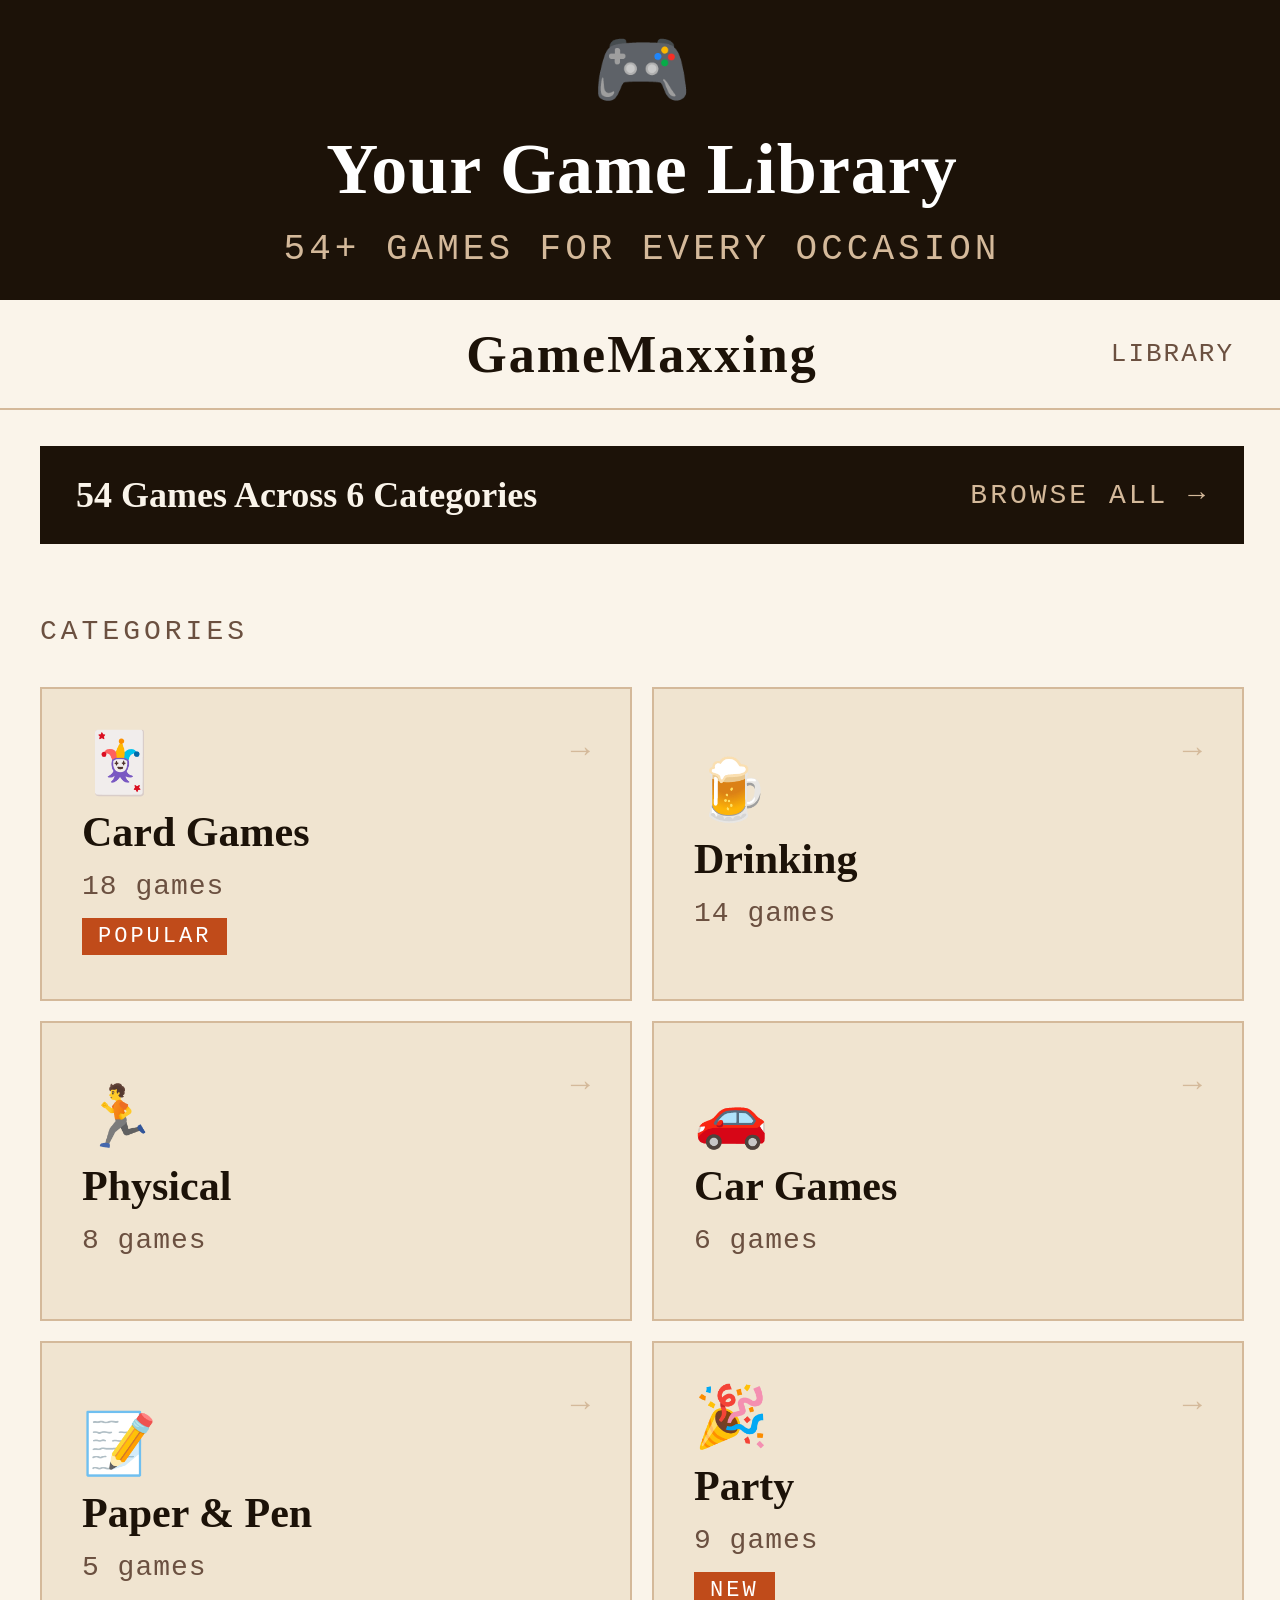
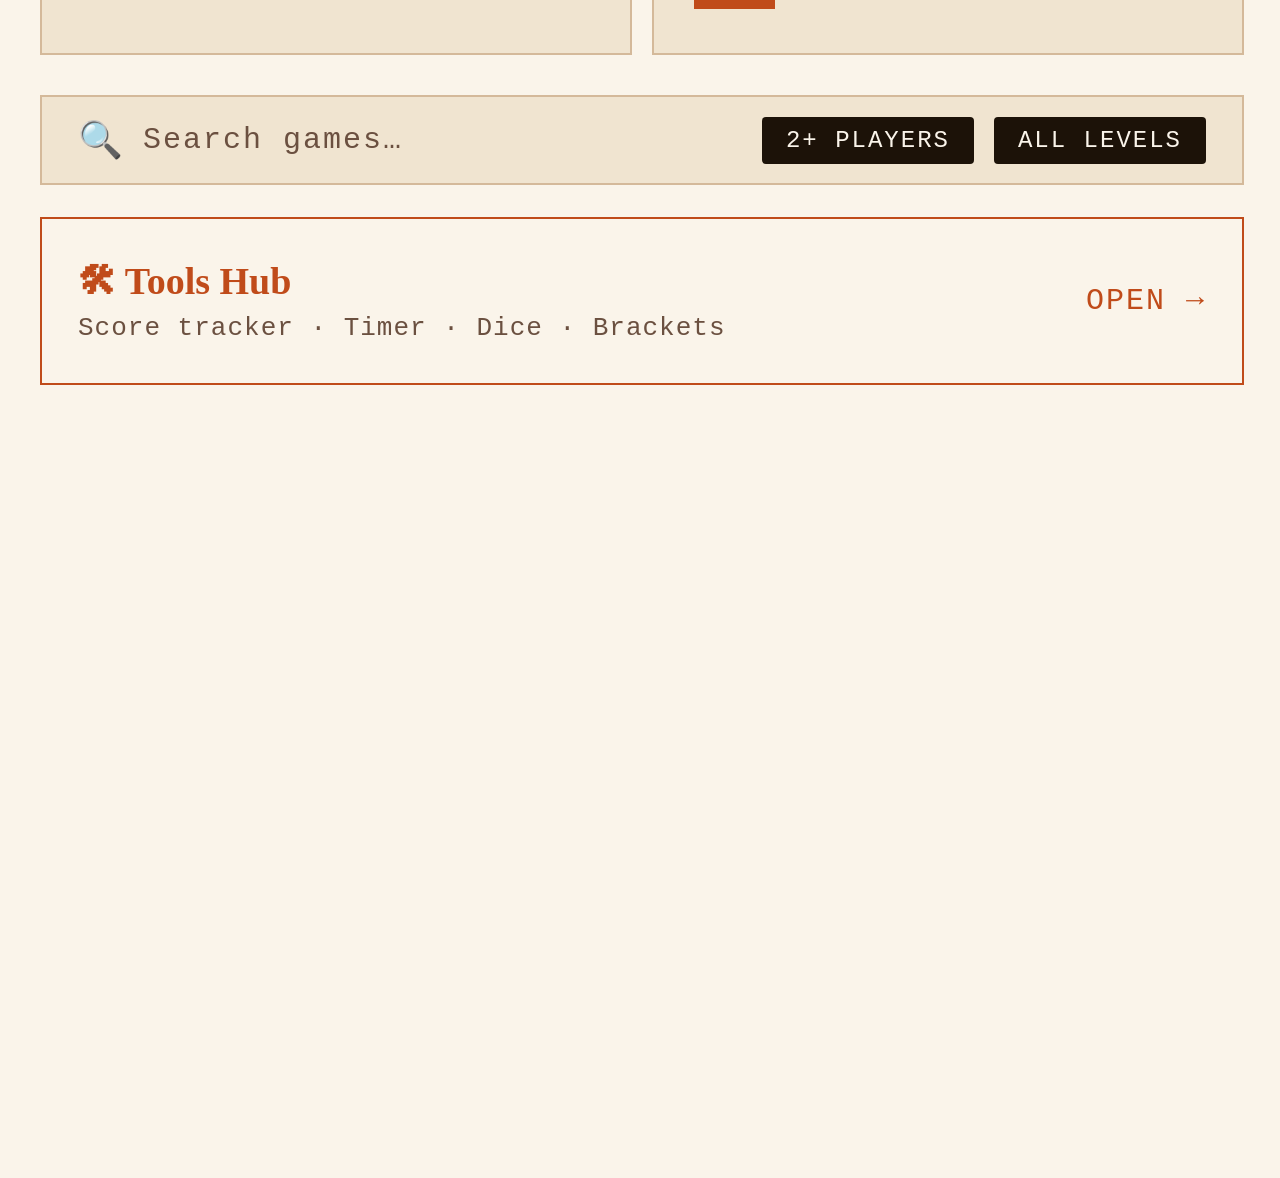
<file: docs/screenshots/01-home.html>
<!DOCTYPE html>
<html lang="en">
<head>
<meta charset="UTF-8">
<meta name="viewport" content="width=1284">
<title>GameMaxxing — Your Game Library</title>
<style>
  * { margin: 0; padding: 0; box-sizing: border-box; }
  body {
    width: 1284px;
    min-height: 2778px;
    overflow: hidden;
    background: #FAF4EA;
    font-family: Georgia, 'Times New Roman', serif;
  }

  /* ── TOP CAPTION BAR ── */
  .caption {
    width: 1284px;
    height: 300px;
    background: #1C1208;
    display: flex;
    flex-direction: column;
    align-items: center;
    justify-content: center;
    gap: 18px;
  }
  .caption .emoji { font-size: 80px; line-height: 1; }
  .caption .feature-title {
    font-family: Georgia, serif;
    font-size: 72px;
    font-weight: bold;
    color: #FFFFFF;
    letter-spacing: 1px;
  }
  .caption .subtitle {
    font-family: 'Courier New', monospace;
    font-size: 36px;
    color: #D4B99A;
    letter-spacing: 4px;
    text-transform: uppercase;
  }

  /* ── MOCKUP AREA ── */
  .mockup {
    width: 1284px;
    min-height: 2478px;
    background: #FAF4EA;
    padding: 0;
  }

  /* Nav bar */
  .nav-bar {
    width: 100%;
    height: 110px;
    background: #FAF4EA;
    border-bottom: 2px solid #D4B99A;
    display: flex;
    align-items: center;
    justify-content: center;
    position: relative;
  }
  .nav-title {
    font-family: Georgia, serif;
    font-size: 52px;
    font-weight: bold;
    color: #1C1208;
    letter-spacing: 2px;
  }
  .nav-subtitle {
    position: absolute;
    right: 50px;
    font-family: 'Courier New', monospace;
    font-size: 26px;
    color: #6B5040;
    letter-spacing: 2px;
  }

  /* Section label */
  .section-label {
    padding: 40px 40px 20px 40px;
    font-family: 'Courier New', monospace;
    font-size: 28px;
    color: #6B5040;
    letter-spacing: 4px;
    text-transform: uppercase;
  }

  /* Category grid */
  .grid {
    display: grid;
    grid-template-columns: 1fr 1fr;
    gap: 20px;
    padding: 20px 40px 40px 40px;
  }
  .card {
    background: #F0E4D0;
    border: 2px solid #D4B99A;
    padding: 44px 40px 44px 40px;
    display: flex;
    flex-direction: column;
    gap: 16px;
    min-height: 300px;
    justify-content: center;
    position: relative;
  }
  .card-emoji {
    font-size: 60px;
    line-height: 1;
  }
  .card-name {
    font-family: Georgia, serif;
    font-size: 42px;
    font-weight: bold;
    color: #1C1208;
    line-height: 1.1;
  }
  .card-count {
    font-family: 'Courier New', monospace;
    font-size: 28px;
    color: #6B5040;
    letter-spacing: 1px;
  }
  .card-arrow {
    position: absolute;
    top: 44px;
    right: 40px;
    font-family: 'Courier New', monospace;
    font-size: 32px;
    color: #D4B99A;
  }

  /* Featured badge on first card */
  .card-badge {
    display: inline-block;
    background: #C04B1A;
    color: #fff;
    font-family: 'Courier New', monospace;
    font-size: 22px;
    letter-spacing: 3px;
    padding: 6px 16px;
    text-transform: uppercase;
    width: fit-content;
  }

  /* Bottom search / filter bar */
  .filter-bar {
    margin: 0 40px;
    height: 90px;
    border: 2px solid #D4B99A;
    background: #F0E4D0;
    display: flex;
    align-items: center;
    padding: 0 36px;
    gap: 20px;
    margin-bottom: 32px;
  }
  .filter-icon {
    font-size: 36px;
  }
  .filter-text {
    font-family: 'Courier New', monospace;
    font-size: 30px;
    color: #6B5040;
    letter-spacing: 2px;
    flex: 1;
  }
  .filter-tag {
    background: #1C1208;
    color: #FAF4EA;
    font-family: 'Courier New', monospace;
    font-size: 24px;
    letter-spacing: 2px;
    padding: 10px 24px;
    border-radius: 4px;
  }

  /* Total games strip */
  .total-strip {
    margin: 0 40px 32px 40px;
    padding: 28px 36px;
    background: #1C1208;
    display: flex;
    align-items: center;
    justify-content: space-between;
  }
  .total-left {
    font-family: Georgia, serif;
    font-size: 36px;
    font-weight: bold;
    color: #FAF4EA;
  }
  .total-right {
    font-family: 'Courier New', monospace;
    font-size: 28px;
    color: #D4B99A;
    letter-spacing: 3px;
  }
</style>
</head>
<body>

<!-- TOP CAPTION -->
<div class="caption">
  <div class="emoji">🎮</div>
  <div class="feature-title">Your Game Library</div>
  <div class="subtitle">54+ games for every occasion</div>
</div>

<!-- MOCKUP -->
<div class="mockup">

  <!-- Nav Bar -->
  <div class="nav-bar">
    <div class="nav-title">GameMaxxing</div>
    <div class="nav-subtitle">LIBRARY</div>
  </div>

  <!-- Total strip -->
  <div class="total-strip" style="margin-top: 36px;">
    <div class="total-left">54 Games Across 6 Categories</div>
    <div class="total-right">BROWSE ALL →</div>
  </div>

  <!-- Section label -->
  <div class="section-label">CATEGORIES</div>

  <!-- Grid -->
  <div class="grid">

    <!-- Card 1 -->
    <div class="card">
      <div class="card-emoji">🃏</div>
      <div class="card-name">Card Games</div>
      <div class="card-count">18 games</div>
      <div class="card-badge">POPULAR</div>
      <div class="card-arrow">→</div>
    </div>

    <!-- Card 2 -->
    <div class="card">
      <div class="card-emoji">🍺</div>
      <div class="card-name">Drinking</div>
      <div class="card-count">14 games</div>
      <div class="card-arrow">→</div>
    </div>

    <!-- Card 3 -->
    <div class="card">
      <div class="card-emoji">🏃</div>
      <div class="card-name">Physical</div>
      <div class="card-count">8 games</div>
      <div class="card-arrow">→</div>
    </div>

    <!-- Card 4 -->
    <div class="card">
      <div class="card-emoji">🚗</div>
      <div class="card-name">Car Games</div>
      <div class="card-count">6 games</div>
      <div class="card-arrow">→</div>
    </div>

    <!-- Card 5 -->
    <div class="card">
      <div class="card-emoji">📝</div>
      <div class="card-name">Paper &amp; Pen</div>
      <div class="card-count">5 games</div>
      <div class="card-arrow">→</div>
    </div>

    <!-- Card 6 -->
    <div class="card">
      <div class="card-emoji">🎉</div>
      <div class="card-name">Party</div>
      <div class="card-count">9 games</div>
      <div class="card-badge">NEW</div>
      <div class="card-arrow">→</div>
    </div>

  </div>

  <!-- Filter bar -->
  <div class="filter-bar">
    <div class="filter-icon">🔍</div>
    <div class="filter-text">Search games…</div>
    <div class="filter-tag">2+ PLAYERS</div>
    <div class="filter-tag">ALL LEVELS</div>
  </div>

  <!-- Tools CTA -->
  <div style="margin: 0 40px; border: 2px solid #C04B1A; padding: 40px 36px; background: #FAF4EA; display: flex; align-items: center; justify-content: space-between;">
    <div>
      <div style="font-family: Georgia, serif; font-size: 38px; font-weight: bold; color: #C04B1A;">🛠 Tools Hub</div>
      <div style="font-family: 'Courier New', monospace; font-size: 26px; color: #6B5040; letter-spacing: 1px; margin-top: 10px;">Score tracker · Timer · Dice · Brackets</div>
    </div>
    <div style="font-family: 'Courier New', monospace; font-size: 30px; color: #C04B1A; letter-spacing: 2px;">OPEN →</div>
  </div>

</div>
</body>
</html>
</file>
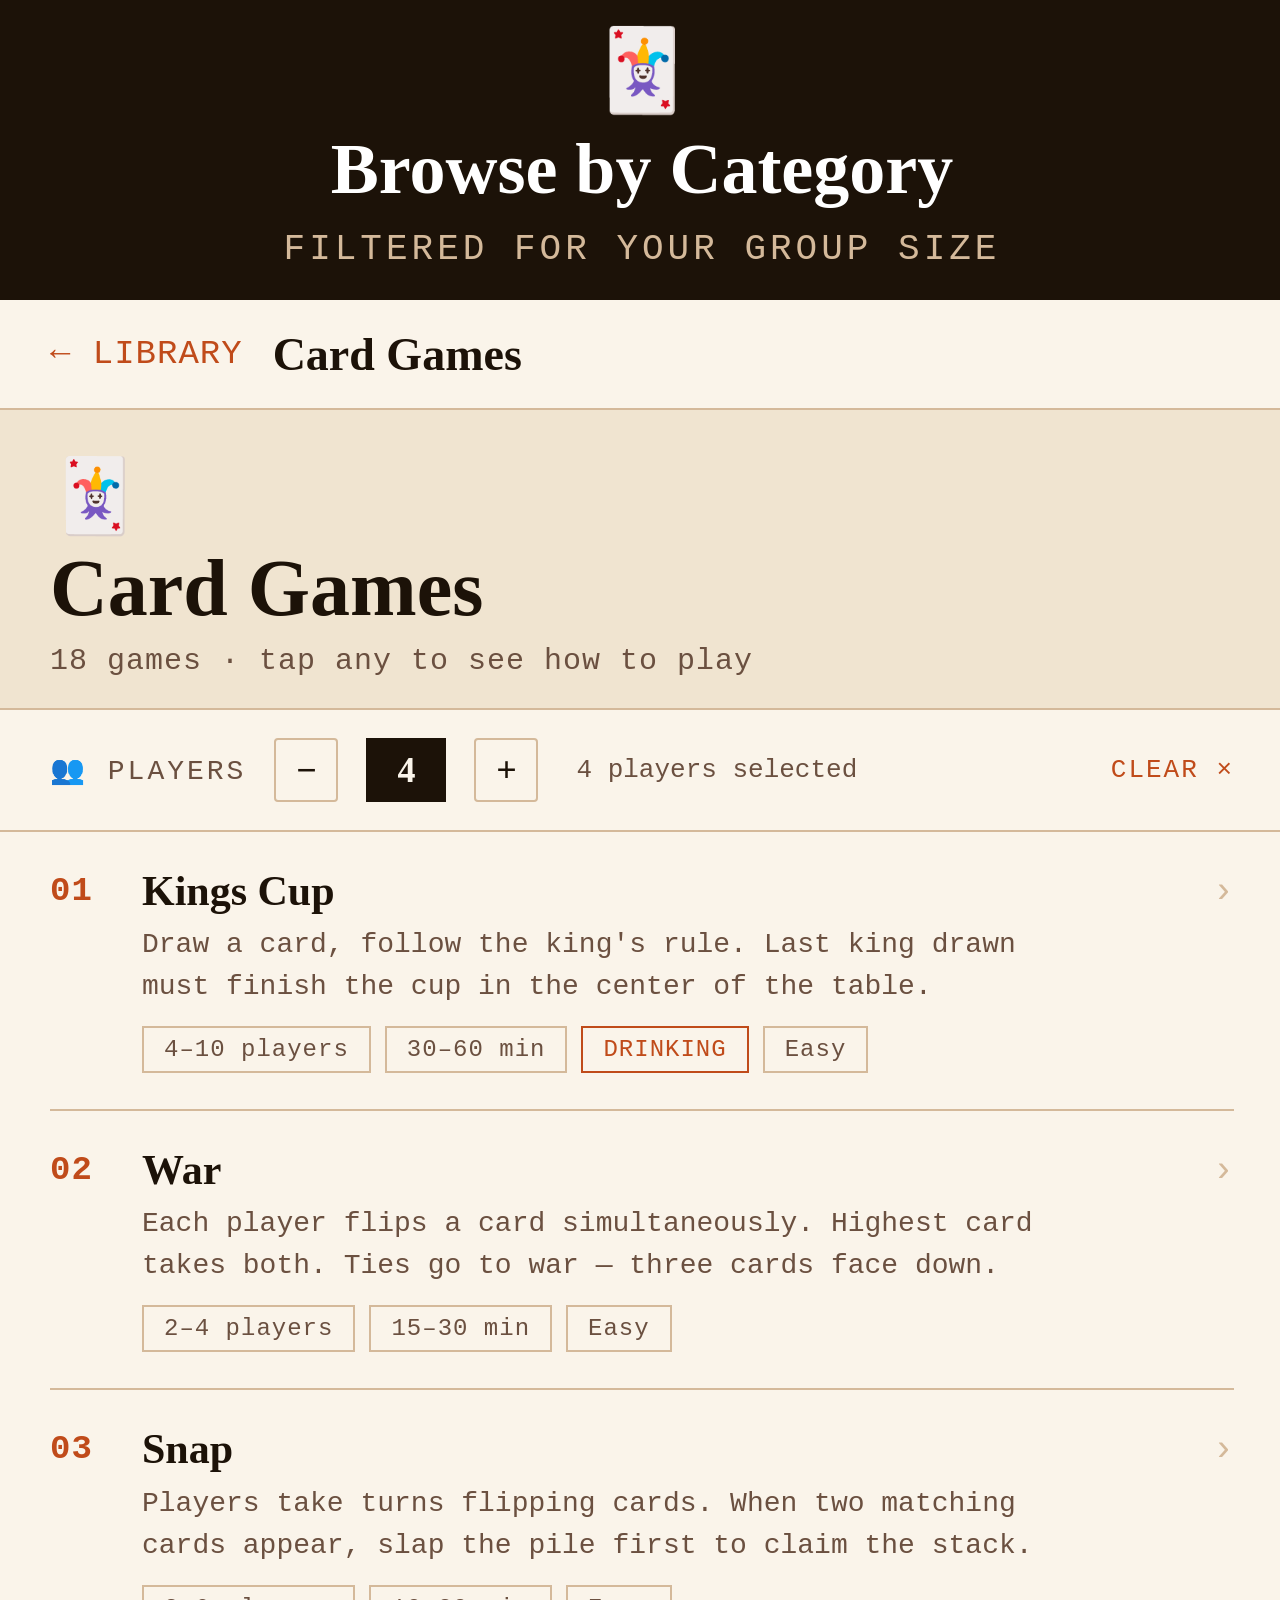
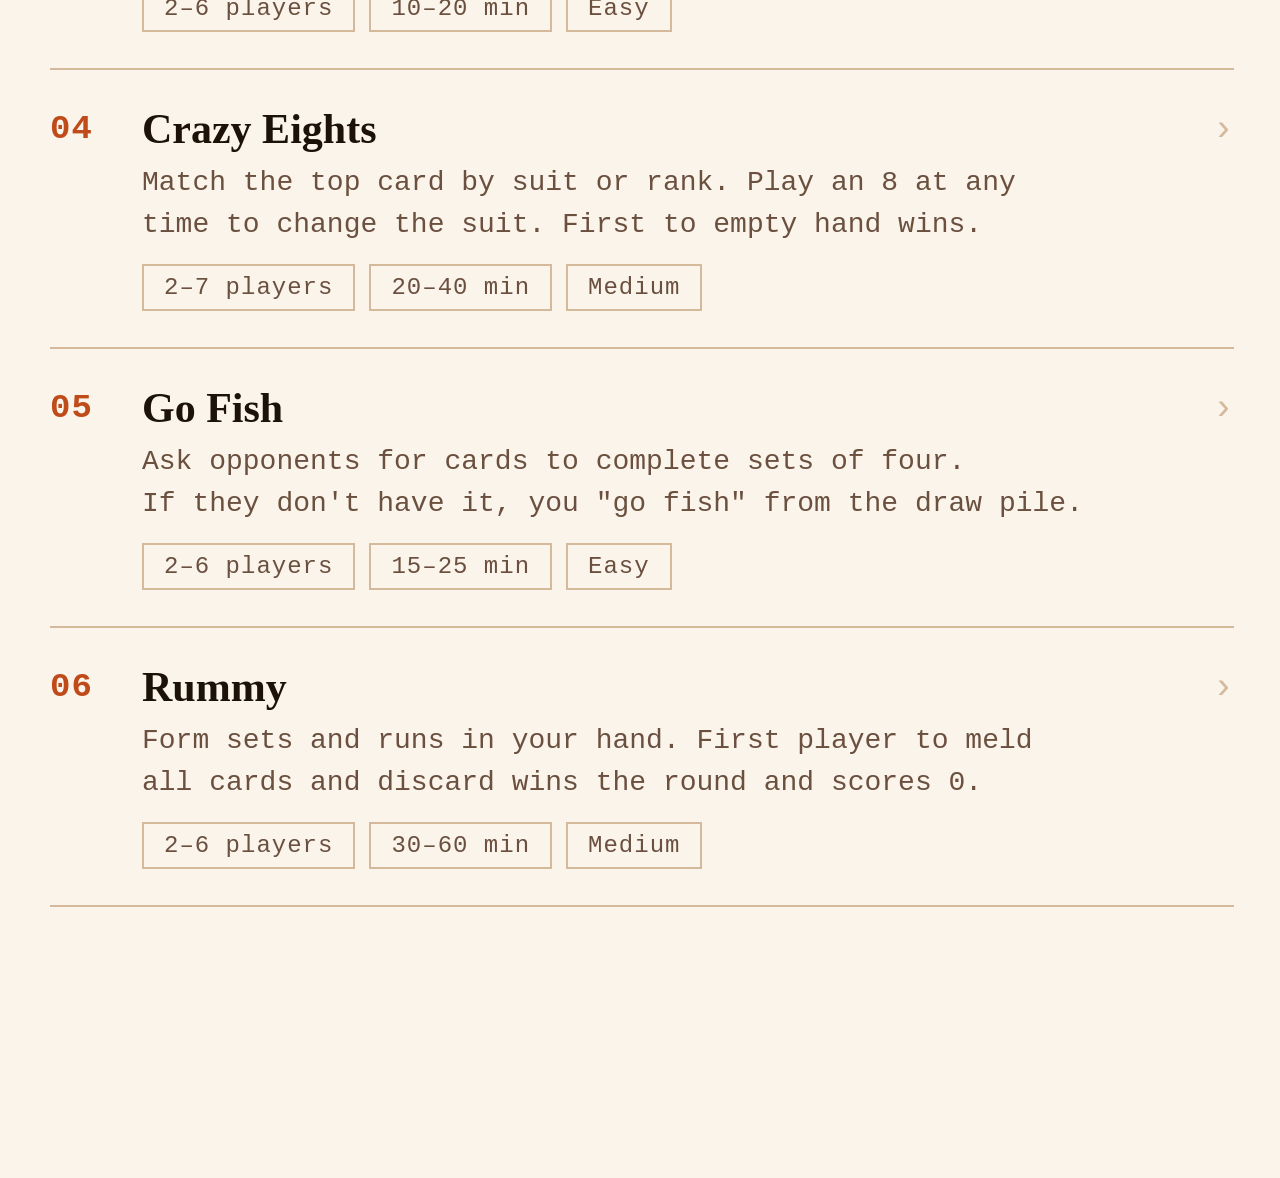
<file: docs/screenshots/02-categories.html>
<!DOCTYPE html>
<html lang="en">
<head>
<meta charset="UTF-8">
<meta name="viewport" content="width=1284">
<title>GameMaxxing — Browse by Category</title>
<style>
  * { margin: 0; padding: 0; box-sizing: border-box; }
  body {
    width: 1284px;
    min-height: 2778px;
    overflow: hidden;
    background: #FAF4EA;
    font-family: Georgia, 'Times New Roman', serif;
  }

  /* ── TOP CAPTION BAR ── */
  .caption {
    width: 1284px;
    height: 300px;
    background: #1C1208;
    display: flex;
    flex-direction: column;
    align-items: center;
    justify-content: center;
    gap: 18px;
  }
  .caption .emoji { font-size: 80px; line-height: 1; }
  .caption .feature-title {
    font-family: Georgia, serif;
    font-size: 72px;
    font-weight: bold;
    color: #FFFFFF;
  }
  .caption .subtitle {
    font-family: 'Courier New', monospace;
    font-size: 36px;
    color: #D4B99A;
    letter-spacing: 4px;
    text-transform: uppercase;
  }

  /* ── MOCKUP ── */
  .mockup {
    width: 1284px;
    background: #FAF4EA;
  }

  /* Nav bar */
  .nav-bar {
    width: 100%;
    height: 110px;
    background: #FAF4EA;
    border-bottom: 2px solid #D4B99A;
    display: flex;
    align-items: center;
    padding: 0 50px;
    gap: 30px;
  }
  .nav-back {
    font-family: 'Courier New', monospace;
    font-size: 34px;
    color: #C04B1A;
    letter-spacing: 1px;
  }
  .nav-title {
    font-family: Georgia, serif;
    font-size: 46px;
    font-weight: bold;
    color: #1C1208;
  }

  /* Category header */
  .cat-header {
    padding: 50px 50px 30px 50px;
    border-bottom: 2px solid #D4B99A;
    background: #F0E4D0;
  }
  .cat-emoji { font-size: 72px; line-height: 1; margin-bottom: 16px; }
  .cat-title {
    font-family: Georgia, serif;
    font-size: 80px;
    font-weight: bold;
    color: #1C1208;
    line-height: 1;
    margin-bottom: 16px;
  }
  .cat-meta {
    font-family: 'Courier New', monospace;
    font-size: 30px;
    color: #6B5040;
    letter-spacing: 1px;
  }

  /* Player filter bar */
  .filter-bar {
    padding: 28px 50px;
    border-bottom: 2px solid #D4B99A;
    display: flex;
    align-items: center;
    gap: 28px;
    background: #FAF4EA;
  }
  .filter-label {
    font-family: 'Courier New', monospace;
    font-size: 28px;
    color: #6B5040;
    letter-spacing: 3px;
  }
  .stepper-btn {
    width: 64px;
    height: 64px;
    border: 2px solid #D4B99A;
    background: #FAF4EA;
    font-family: Georgia, serif;
    font-size: 36px;
    color: #1C1208;
    display: flex;
    align-items: center;
    justify-content: center;
    cursor: pointer;
    border-radius: 4px;
    font-weight: bold;
  }
  .stepper-count {
    width: 80px;
    height: 64px;
    background: #1C1208;
    color: #FAF4EA;
    font-family: Georgia, serif;
    font-size: 36px;
    font-weight: bold;
    display: flex;
    align-items: center;
    justify-content: center;
  }
  .filter-note {
    font-family: 'Courier New', monospace;
    font-size: 26px;
    color: #6B5040;
    margin-left: 10px;
  }
  .filter-spacer { flex: 1; }
  .filter-reset {
    font-family: 'Courier New', monospace;
    font-size: 26px;
    color: #C04B1A;
    letter-spacing: 2px;
  }

  /* Game list */
  .game-list {
    padding: 0 50px;
  }
  .game-row {
    border-bottom: 2px solid #D4B99A;
    padding: 36px 0;
    display: flex;
    gap: 36px;
    align-items: flex-start;
  }
  .game-num {
    font-family: 'Courier New', monospace;
    font-size: 34px;
    color: #C04B1A;
    font-weight: bold;
    min-width: 56px;
    margin-top: 4px;
    letter-spacing: 1px;
  }
  .game-body { flex: 1; }
  .game-name {
    font-family: Georgia, serif;
    font-size: 42px;
    font-weight: bold;
    color: #1C1208;
    margin-bottom: 10px;
    line-height: 1.1;
  }
  .game-desc {
    font-family: 'Courier New', monospace;
    font-size: 28px;
    color: #6B5040;
    line-height: 1.5;
    margin-bottom: 18px;
  }
  .chips {
    display: flex;
    gap: 14px;
    flex-wrap: wrap;
  }
  .chip {
    border: 2px solid #D4B99A;
    font-family: 'Courier New', monospace;
    font-size: 24px;
    color: #6B5040;
    padding: 8px 20px;
    letter-spacing: 1px;
  }
  .chip.rust {
    border-color: #C04B1A;
    color: #C04B1A;
  }
  .game-chevron {
    font-family: 'Courier New', monospace;
    font-size: 36px;
    color: #D4B99A;
    margin-top: 4px;
  }
</style>
</head>
<body>

<!-- TOP CAPTION -->
<div class="caption">
  <div class="emoji">🃏</div>
  <div class="feature-title">Browse by Category</div>
  <div class="subtitle">Filtered for your group size</div>
</div>

<!-- MOCKUP -->
<div class="mockup">

  <!-- Nav -->
  <div class="nav-bar">
    <div class="nav-back">← LIBRARY</div>
    <div class="nav-title">Card Games</div>
  </div>

  <!-- Category header -->
  <div class="cat-header">
    <div class="cat-emoji">🃏</div>
    <div class="cat-title">Card Games</div>
    <div class="cat-meta">18 games · tap any to see how to play</div>
  </div>

  <!-- Filter bar -->
  <div class="filter-bar">
    <div class="filter-label">👥 PLAYERS</div>
    <div class="stepper-btn">−</div>
    <div class="stepper-count">4</div>
    <div class="stepper-btn">+</div>
    <div class="filter-note">4 players selected</div>
    <div class="filter-spacer"></div>
    <div class="filter-reset">CLEAR ×</div>
  </div>

  <!-- Game list -->
  <div class="game-list">

    <div class="game-row">
      <div class="game-num">01</div>
      <div class="game-body">
        <div class="game-name">Kings Cup</div>
        <div class="game-desc">Draw a card, follow the king's rule. Last king drawn<br>must finish the cup in the center of the table.</div>
        <div class="chips">
          <div class="chip">4–10 players</div>
          <div class="chip">30–60 min</div>
          <div class="chip rust">DRINKING</div>
          <div class="chip">Easy</div>
        </div>
      </div>
      <div class="game-chevron">›</div>
    </div>

    <div class="game-row">
      <div class="game-num">02</div>
      <div class="game-body">
        <div class="game-name">War</div>
        <div class="game-desc">Each player flips a card simultaneously. Highest card<br>takes both. Ties go to war — three cards face down.</div>
        <div class="chips">
          <div class="chip">2–4 players</div>
          <div class="chip">15–30 min</div>
          <div class="chip">Easy</div>
        </div>
      </div>
      <div class="game-chevron">›</div>
    </div>

    <div class="game-row">
      <div class="game-num">03</div>
      <div class="game-body">
        <div class="game-name">Snap</div>
        <div class="game-desc">Players take turns flipping cards. When two matching<br>cards appear, slap the pile first to claim the stack.</div>
        <div class="chips">
          <div class="chip">2–6 players</div>
          <div class="chip">10–20 min</div>
          <div class="chip">Easy</div>
        </div>
      </div>
      <div class="game-chevron">›</div>
    </div>

    <div class="game-row">
      <div class="game-num">04</div>
      <div class="game-body">
        <div class="game-name">Crazy Eights</div>
        <div class="game-desc">Match the top card by suit or rank. Play an 8 at any<br>time to change the suit. First to empty hand wins.</div>
        <div class="chips">
          <div class="chip">2–7 players</div>
          <div class="chip">20–40 min</div>
          <div class="chip">Medium</div>
        </div>
      </div>
      <div class="game-chevron">›</div>
    </div>

    <div class="game-row">
      <div class="game-num">05</div>
      <div class="game-body">
        <div class="game-name">Go Fish</div>
        <div class="game-desc">Ask opponents for cards to complete sets of four.<br>If they don't have it, you "go fish" from the draw pile.</div>
        <div class="chips">
          <div class="chip">2–6 players</div>
          <div class="chip">15–25 min</div>
          <div class="chip">Easy</div>
        </div>
      </div>
      <div class="game-chevron">›</div>
    </div>

    <div class="game-row">
      <div class="game-num">06</div>
      <div class="game-body">
        <div class="game-name">Rummy</div>
        <div class="game-desc">Form sets and runs in your hand. First player to meld<br>all cards and discard wins the round and scores 0.</div>
        <div class="chips">
          <div class="chip">2–6 players</div>
          <div class="chip">30–60 min</div>
          <div class="chip">Medium</div>
        </div>
      </div>
      <div class="game-chevron">›</div>
    </div>

  </div>

</div>
</body>
</html>
</file>
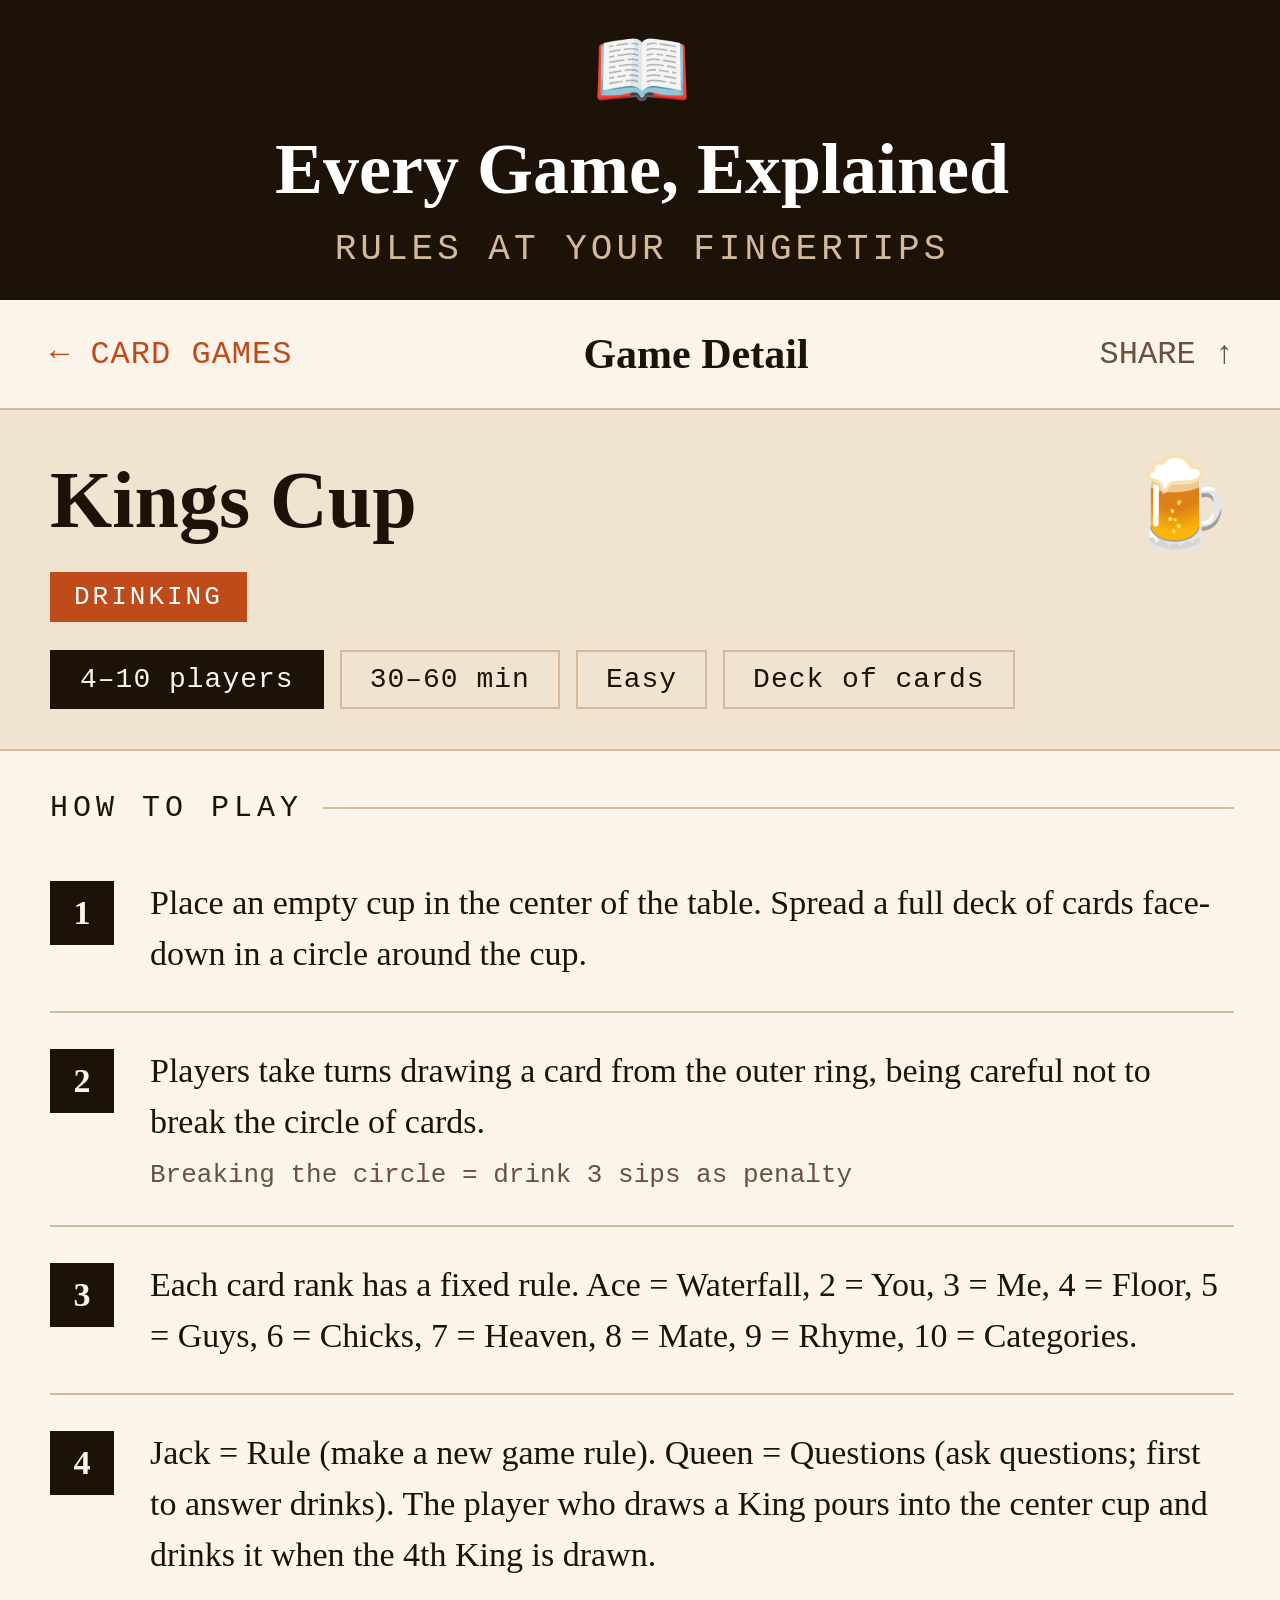
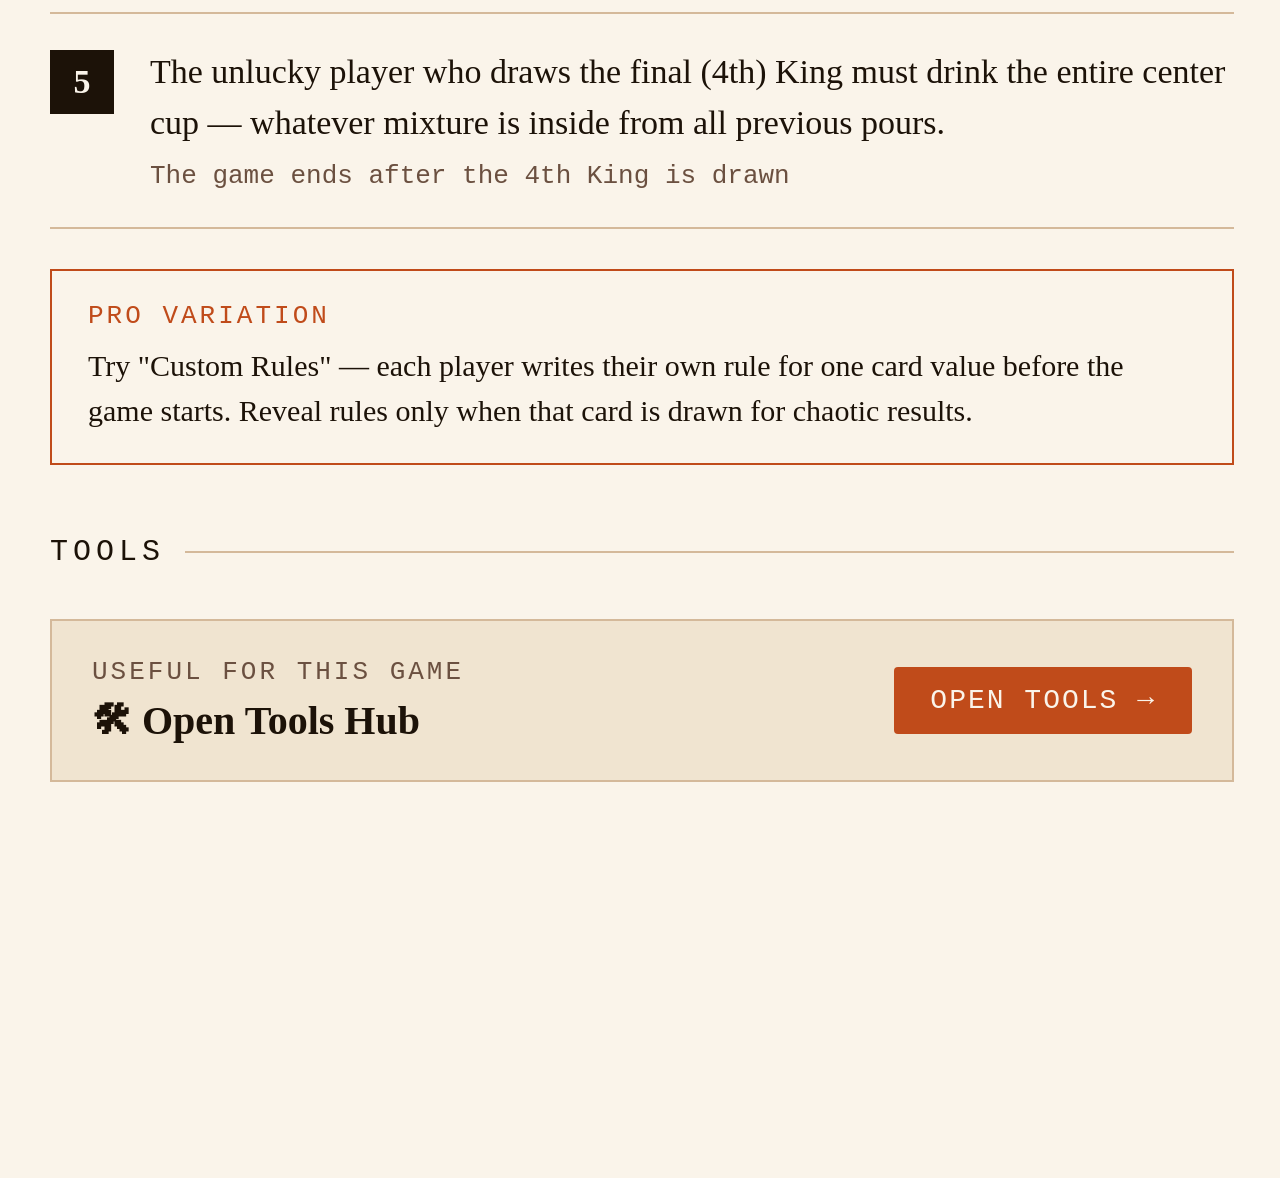
<file: docs/screenshots/03-game-detail.html>
<!DOCTYPE html>
<html lang="en">
<head>
<meta charset="UTF-8">
<meta name="viewport" content="width=1284">
<title>GameMaxxing — Every Game, Explained</title>
<style>
  * { margin: 0; padding: 0; box-sizing: border-box; }
  body {
    width: 1284px;
    min-height: 2778px;
    overflow: hidden;
    background: #FAF4EA;
    font-family: Georgia, 'Times New Roman', serif;
  }

  /* ── TOP CAPTION BAR ── */
  .caption {
    width: 1284px;
    height: 300px;
    background: #1C1208;
    display: flex;
    flex-direction: column;
    align-items: center;
    justify-content: center;
    gap: 18px;
  }
  .caption .emoji { font-size: 80px; line-height: 1; }
  .caption .feature-title {
    font-family: Georgia, serif;
    font-size: 72px;
    font-weight: bold;
    color: #FFFFFF;
  }
  .caption .subtitle {
    font-family: 'Courier New', monospace;
    font-size: 36px;
    color: #D4B99A;
    letter-spacing: 4px;
    text-transform: uppercase;
  }

  /* ── MOCKUP ── */
  .mockup {
    width: 1284px;
    background: #FAF4EA;
  }

  /* Nav bar */
  .nav-bar {
    width: 100%;
    height: 110px;
    background: #FAF4EA;
    border-bottom: 2px solid #D4B99A;
    display: flex;
    align-items: center;
    padding: 0 50px;
    gap: 30px;
    justify-content: space-between;
  }
  .nav-back {
    font-family: 'Courier New', monospace;
    font-size: 32px;
    color: #C04B1A;
    letter-spacing: 1px;
  }
  .nav-title {
    font-family: Georgia, serif;
    font-size: 42px;
    font-weight: bold;
    color: #1C1208;
  }
  .nav-share {
    font-family: 'Courier New', monospace;
    font-size: 32px;
    color: #6B5040;
  }

  /* Game header */
  .game-header {
    padding: 50px 50px 40px 50px;
    border-bottom: 2px solid #D4B99A;
    background: #F0E4D0;
  }
  .header-top {
    display: flex;
    align-items: flex-start;
    justify-content: space-between;
    margin-bottom: 24px;
  }
  .game-title {
    font-family: Georgia, serif;
    font-size: 80px;
    font-weight: bold;
    color: #1C1208;
    line-height: 1;
  }
  .game-emoji-large {
    font-size: 88px;
    line-height: 1;
  }
  .badge {
    background: #C04B1A;
    color: #FFFFFF;
    font-family: 'Courier New', monospace;
    font-size: 26px;
    letter-spacing: 3px;
    padding: 10px 24px;
    display: inline-block;
    margin-bottom: 28px;
  }
  .info-chips {
    display: flex;
    gap: 16px;
    flex-wrap: wrap;
  }
  .chip {
    border: 2px solid #D4B99A;
    font-family: 'Courier New', monospace;
    font-size: 28px;
    color: #1C1208;
    padding: 12px 28px;
    letter-spacing: 1px;
  }
  .chip.highlight {
    background: #1C1208;
    color: #FAF4EA;
    border-color: #1C1208;
  }

  /* Section headers */
  .section-header {
    padding: 40px 50px 20px 50px;
    font-family: 'Courier New', monospace;
    font-size: 30px;
    color: #1C1208;
    letter-spacing: 5px;
    text-transform: uppercase;
    display: flex;
    align-items: center;
    gap: 20px;
  }
  .section-header::after {
    content: '';
    flex: 1;
    height: 2px;
    background: #D4B99A;
  }

  /* Steps list */
  .steps-list {
    padding: 0 50px 10px 50px;
  }
  .step-row {
    display: flex;
    gap: 36px;
    padding: 32px 0;
    border-bottom: 2px solid #D4B99A;
    align-items: flex-start;
  }
  .step-num {
    width: 64px;
    height: 64px;
    background: #1C1208;
    color: #FAF4EA;
    font-family: Georgia, serif;
    font-size: 34px;
    font-weight: bold;
    display: flex;
    align-items: center;
    justify-content: center;
    flex-shrink: 0;
    margin-top: 4px;
  }
  .step-text {
    font-family: Georgia, serif;
    font-size: 34px;
    color: #1C1208;
    line-height: 1.5;
    flex: 1;
  }
  .step-note {
    font-family: 'Courier New', monospace;
    font-size: 26px;
    color: #6B5040;
    margin-top: 10px;
    line-height: 1.4;
  }

  /* Variation callout */
  .variation-box {
    margin: 30px 50px;
    border: 2px solid #C04B1A;
    padding: 30px 36px;
    background: #FAF4EA;
  }
  .variation-title {
    font-family: 'Courier New', monospace;
    font-size: 26px;
    color: #C04B1A;
    letter-spacing: 3px;
    margin-bottom: 12px;
  }
  .variation-text {
    font-family: Georgia, serif;
    font-size: 30px;
    color: #1C1208;
    line-height: 1.5;
  }

  /* Tools CTA */
  .tools-cta {
    margin: 30px 50px 40px 50px;
    border: 2px solid #D4B99A;
    padding: 36px 40px;
    background: #F0E4D0;
    display: flex;
    align-items: center;
    justify-content: space-between;
  }
  .tools-cta-left {}
  .tools-label {
    font-family: 'Courier New', monospace;
    font-size: 26px;
    color: #6B5040;
    letter-spacing: 3px;
    margin-bottom: 10px;
  }
  .tools-title {
    font-family: Georgia, serif;
    font-size: 40px;
    font-weight: bold;
    color: #1C1208;
  }
  .tools-btn {
    background: #C04B1A;
    color: #FAF4EA;
    font-family: 'Courier New', monospace;
    font-size: 28px;
    letter-spacing: 2px;
    padding: 18px 36px;
    border-radius: 4px;
    white-space: nowrap;
  }
</style>
</head>
<body>

<!-- TOP CAPTION -->
<div class="caption">
  <div class="emoji">📖</div>
  <div class="feature-title">Every Game, Explained</div>
  <div class="subtitle">Rules at your fingertips</div>
</div>

<!-- MOCKUP -->
<div class="mockup">

  <!-- Nav -->
  <div class="nav-bar">
    <div class="nav-back">← CARD GAMES</div>
    <div class="nav-title">Game Detail</div>
    <div class="nav-share">SHARE ↑</div>
  </div>

  <!-- Game header -->
  <div class="game-header">
    <div class="header-top">
      <div>
        <div class="game-title">Kings Cup</div>
      </div>
      <div class="game-emoji-large">🍺</div>
    </div>
    <div class="badge">DRINKING</div>
    <div class="info-chips">
      <div class="chip highlight">4–10 players</div>
      <div class="chip">30–60 min</div>
      <div class="chip">Easy</div>
      <div class="chip">Deck of cards</div>
    </div>
  </div>

  <!-- How to Play -->
  <div class="section-header">HOW TO PLAY</div>
  <div class="steps-list">

    <div class="step-row">
      <div class="step-num">1</div>
      <div>
        <div class="step-text">Place an empty cup in the center of the table. Spread a full deck of cards face-down in a circle around the cup.</div>
      </div>
    </div>

    <div class="step-row">
      <div class="step-num">2</div>
      <div>
        <div class="step-text">Players take turns drawing a card from the outer ring, being careful not to break the circle of cards.</div>
        <div class="step-note">Breaking the circle = drink 3 sips as penalty</div>
      </div>
    </div>

    <div class="step-row">
      <div class="step-num">3</div>
      <div>
        <div class="step-text">Each card rank has a fixed rule. Ace = Waterfall, 2 = You, 3 = Me, 4 = Floor, 5 = Guys, 6 = Chicks, 7 = Heaven, 8 = Mate, 9 = Rhyme, 10 = Categories.</div>
      </div>
    </div>

    <div class="step-row">
      <div class="step-num">4</div>
      <div>
        <div class="step-text">Jack = Rule (make a new game rule). Queen = Questions (ask questions; first to answer drinks). The player who draws a King pours into the center cup and drinks it when the 4th King is drawn.</div>
      </div>
    </div>

    <div class="step-row">
      <div class="step-num">5</div>
      <div>
        <div class="step-text">The unlucky player who draws the final (4th) King must drink the entire center cup — whatever mixture is inside from all previous pours.</div>
        <div class="step-note">The game ends after the 4th King is drawn</div>
      </div>
    </div>

  </div>

  <!-- Variation callout -->
  <div class="variation-box">
    <div class="variation-title">PRO VARIATION</div>
    <div class="variation-text">Try "Custom Rules" — each player writes their own rule for one card value before the game starts. Reveal rules only when that card is drawn for chaotic results.</div>
  </div>

  <!-- Section: Tools -->
  <div class="section-header">TOOLS</div>
  <div class="tools-cta">
    <div class="tools-cta-left">
      <div class="tools-label">USEFUL FOR THIS GAME</div>
      <div class="tools-title">🛠 Open Tools Hub</div>
    </div>
    <div class="tools-btn">OPEN TOOLS →</div>
  </div>

</div>
</body>
</html>
</file>
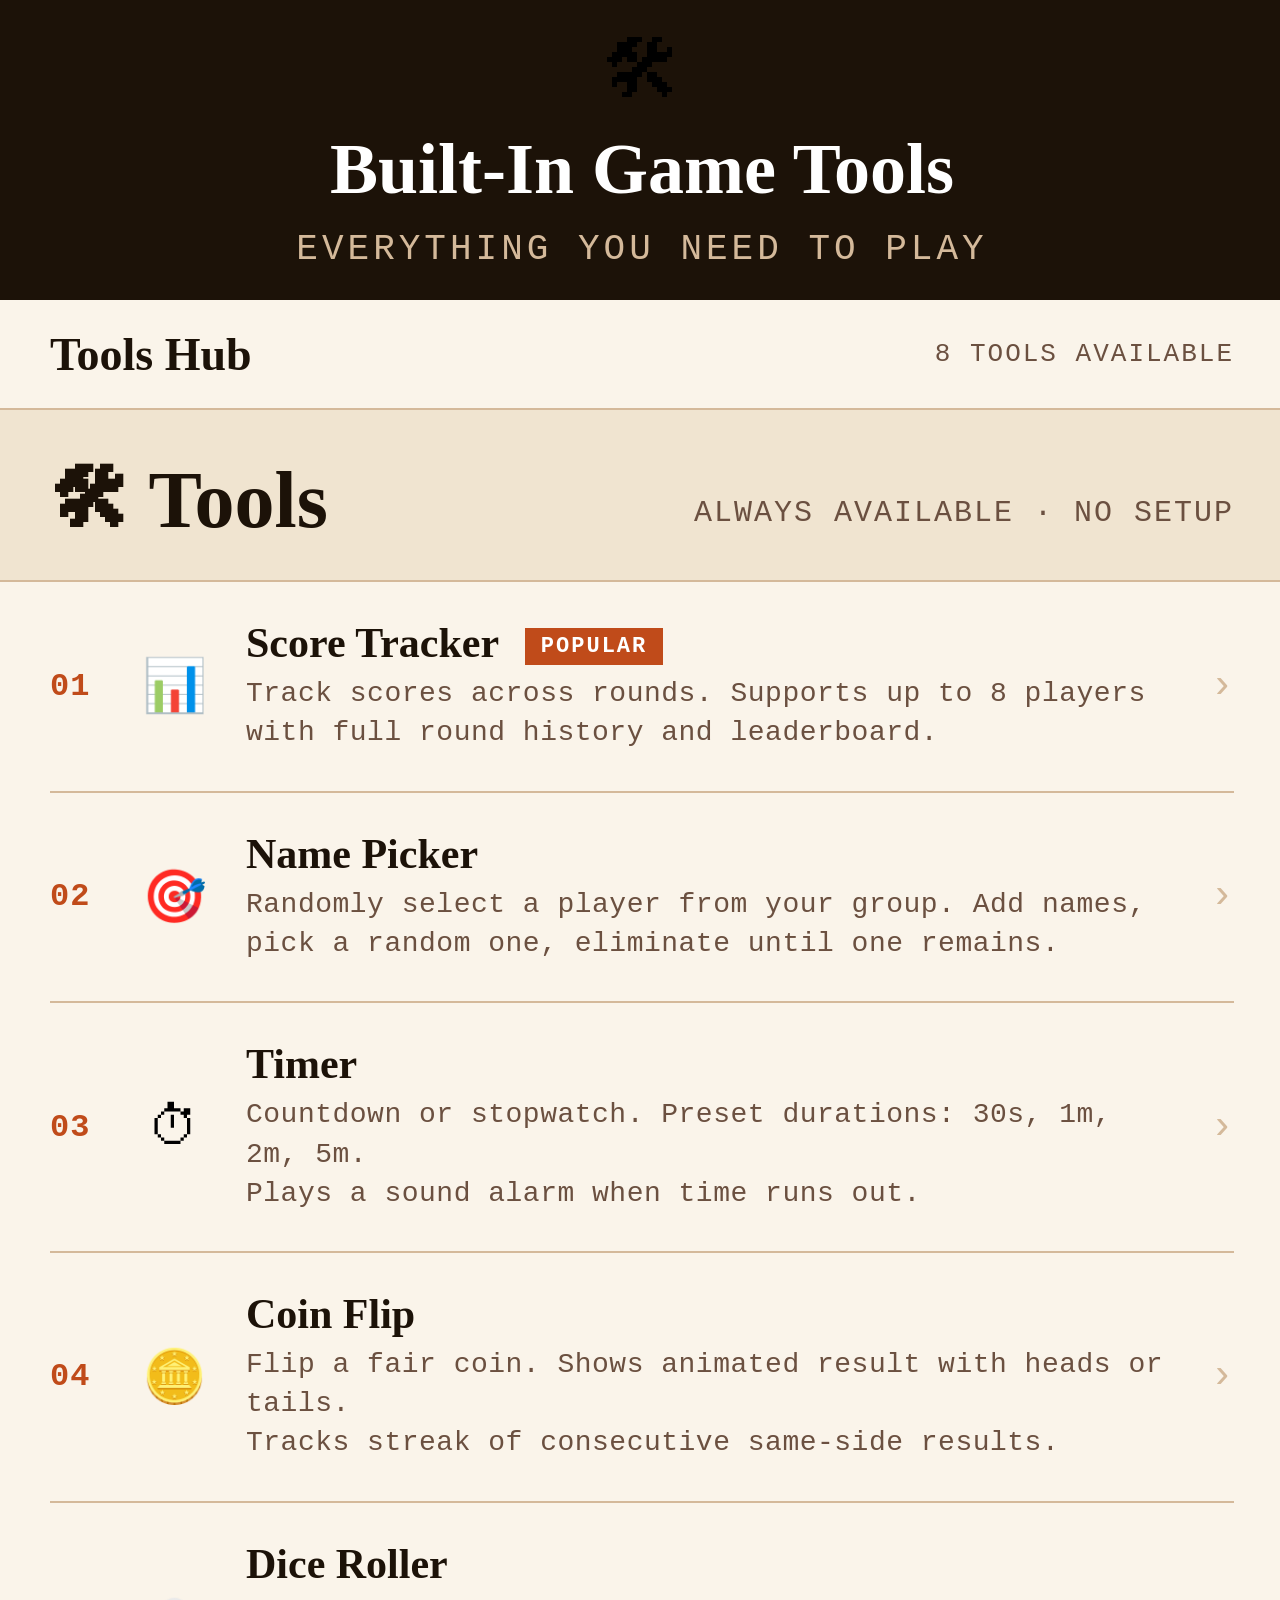
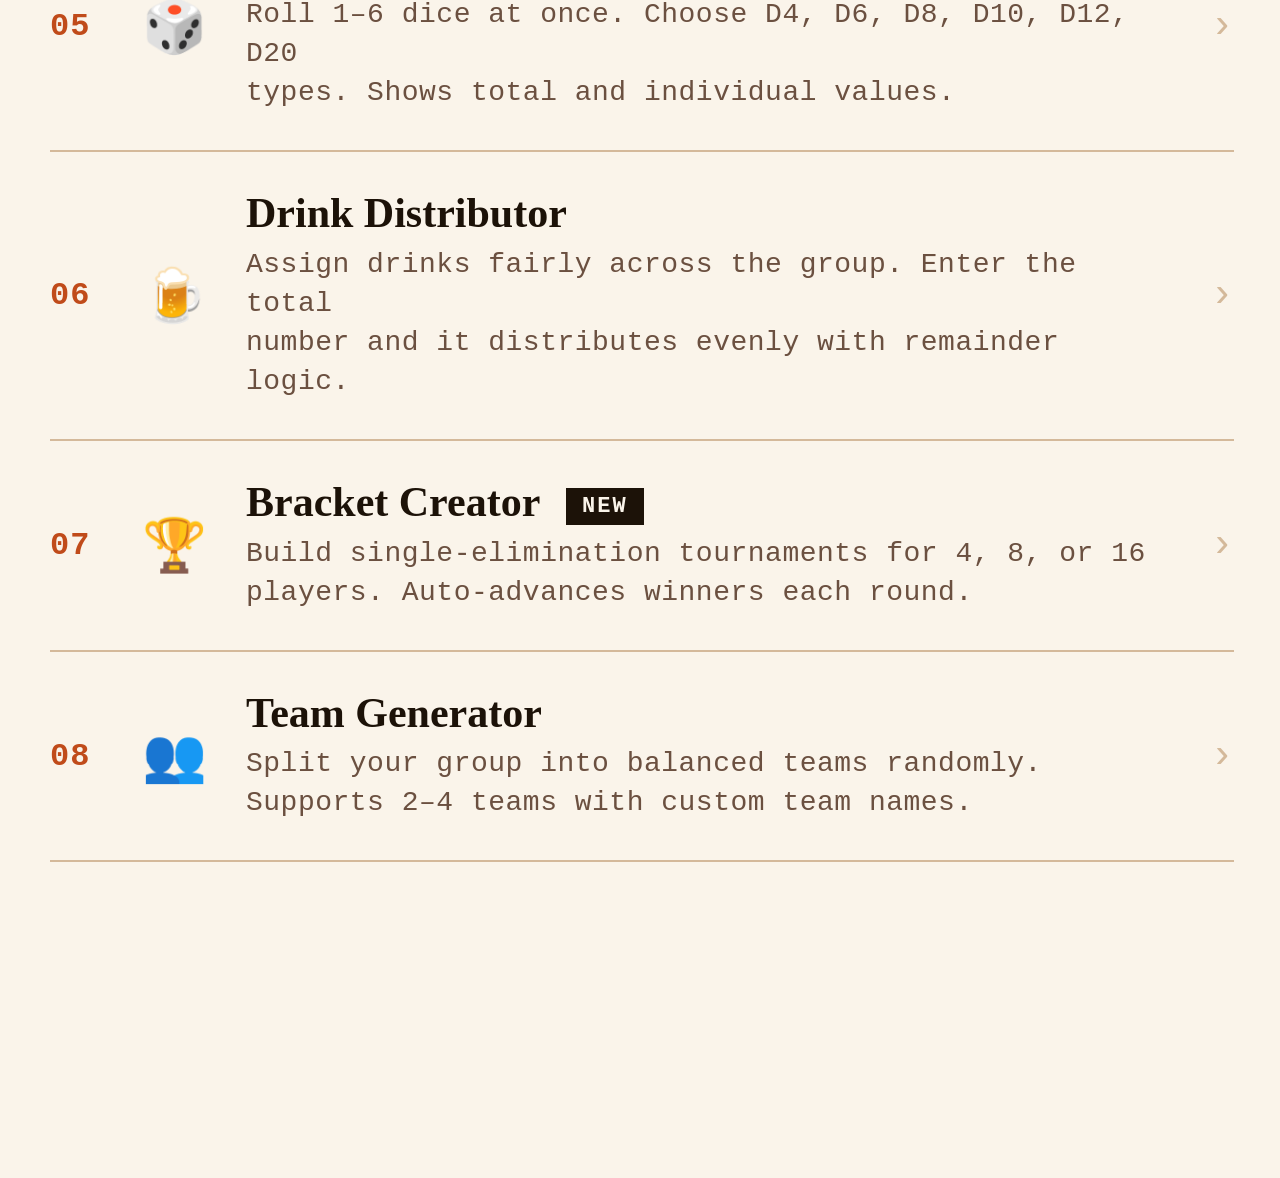
<file: docs/screenshots/04-tools.html>
<!DOCTYPE html>
<html lang="en">
<head>
<meta charset="UTF-8">
<meta name="viewport" content="width=1284">
<title>GameMaxxing — Built-In Game Tools</title>
<style>
  * { margin: 0; padding: 0; box-sizing: border-box; }
  body {
    width: 1284px;
    min-height: 2778px;
    overflow: hidden;
    background: #FAF4EA;
    font-family: Georgia, 'Times New Roman', serif;
  }

  /* ── TOP CAPTION BAR ── */
  .caption {
    width: 1284px;
    height: 300px;
    background: #1C1208;
    display: flex;
    flex-direction: column;
    align-items: center;
    justify-content: center;
    gap: 18px;
  }
  .caption .emoji { font-size: 80px; line-height: 1; }
  .caption .feature-title {
    font-family: Georgia, serif;
    font-size: 72px;
    font-weight: bold;
    color: #FFFFFF;
  }
  .caption .subtitle {
    font-family: 'Courier New', monospace;
    font-size: 36px;
    color: #D4B99A;
    letter-spacing: 4px;
    text-transform: uppercase;
  }

  /* ── MOCKUP ── */
  .mockup {
    width: 1284px;
    background: #FAF4EA;
  }

  /* Nav bar */
  .nav-bar {
    width: 100%;
    height: 110px;
    background: #FAF4EA;
    border-bottom: 2px solid #D4B99A;
    display: flex;
    align-items: center;
    padding: 0 50px;
    justify-content: space-between;
  }
  .nav-title {
    font-family: Georgia, serif;
    font-size: 46px;
    font-weight: bold;
    color: #1C1208;
  }
  .nav-sub {
    font-family: 'Courier New', monospace;
    font-size: 26px;
    color: #6B5040;
    letter-spacing: 2px;
  }

  /* Tools header */
  .tools-header {
    padding: 50px 50px 40px 50px;
    border-bottom: 2px solid #D4B99A;
    background: #F0E4D0;
    display: flex;
    align-items: flex-end;
    justify-content: space-between;
  }
  .tools-title {
    font-family: Georgia, serif;
    font-size: 80px;
    font-weight: bold;
    color: #1C1208;
    line-height: 1;
  }
  .tools-count {
    font-family: 'Courier New', monospace;
    font-size: 30px;
    color: #6B5040;
    letter-spacing: 2px;
    margin-bottom: 10px;
  }

  /* Tool rows */
  .tool-list {
    padding: 0 50px;
  }
  .tool-row {
    display: flex;
    align-items: center;
    gap: 36px;
    padding: 38px 0;
    border-bottom: 2px solid #D4B99A;
  }
  .tool-num {
    font-family: 'Courier New', monospace;
    font-size: 32px;
    color: #C04B1A;
    font-weight: bold;
    min-width: 52px;
    letter-spacing: 1px;
  }
  .tool-emoji {
    font-size: 52px;
    line-height: 1;
    min-width: 72px;
    text-align: center;
  }
  .tool-body {
    flex: 1;
  }
  .tool-name {
    font-family: Georgia, serif;
    font-size: 42px;
    font-weight: bold;
    color: #1C1208;
    margin-bottom: 8px;
    line-height: 1.1;
  }
  .tool-desc {
    font-family: 'Courier New', monospace;
    font-size: 28px;
    color: #6B5040;
    line-height: 1.4;
    letter-spacing: 0.5px;
  }
  .tool-chevron {
    font-family: 'Courier New', monospace;
    font-size: 40px;
    color: #D4B99A;
  }
  .tool-badge {
    background: #C04B1A;
    color: #FFFFFF;
    font-family: 'Courier New', monospace;
    font-size: 22px;
    letter-spacing: 2px;
    padding: 6px 16px;
    margin-left: 16px;
    vertical-align: middle;
  }
  .tool-badge-new {
    background: #1C1208;
    color: #FAF4EA;
    font-family: 'Courier New', monospace;
    font-size: 22px;
    letter-spacing: 2px;
    padding: 6px 16px;
    margin-left: 16px;
    vertical-align: middle;
  }
</style>
</head>
<body>

<!-- TOP CAPTION -->
<div class="caption">
  <div class="emoji">🛠</div>
  <div class="feature-title">Built-In Game Tools</div>
  <div class="subtitle">Everything you need to play</div>
</div>

<!-- MOCKUP -->
<div class="mockup">

  <!-- Nav -->
  <div class="nav-bar">
    <div class="nav-title">Tools Hub</div>
    <div class="nav-sub">8 TOOLS AVAILABLE</div>
  </div>

  <!-- Header -->
  <div class="tools-header">
    <div>
      <div class="tools-title">🛠 Tools</div>
    </div>
    <div class="tools-count">ALWAYS AVAILABLE · NO SETUP</div>
  </div>

  <!-- Tool list -->
  <div class="tool-list">

    <div class="tool-row">
      <div class="tool-num">01</div>
      <div class="tool-emoji">📊</div>
      <div class="tool-body">
        <div class="tool-name">Score Tracker <span class="tool-badge">POPULAR</span></div>
        <div class="tool-desc">Track scores across rounds. Supports up to 8 players<br>with full round history and leaderboard.</div>
      </div>
      <div class="tool-chevron">›</div>
    </div>

    <div class="tool-row">
      <div class="tool-num">02</div>
      <div class="tool-emoji">🎯</div>
      <div class="tool-body">
        <div class="tool-name">Name Picker</div>
        <div class="tool-desc">Randomly select a player from your group. Add names,<br>pick a random one, eliminate until one remains.</div>
      </div>
      <div class="tool-chevron">›</div>
    </div>

    <div class="tool-row">
      <div class="tool-num">03</div>
      <div class="tool-emoji">⏱</div>
      <div class="tool-body">
        <div class="tool-name">Timer</div>
        <div class="tool-desc">Countdown or stopwatch. Preset durations: 30s, 1m, 2m, 5m.<br>Plays a sound alarm when time runs out.</div>
      </div>
      <div class="tool-chevron">›</div>
    </div>

    <div class="tool-row">
      <div class="tool-num">04</div>
      <div class="tool-emoji">🪙</div>
      <div class="tool-body">
        <div class="tool-name">Coin Flip</div>
        <div class="tool-desc">Flip a fair coin. Shows animated result with heads or tails.<br>Tracks streak of consecutive same-side results.</div>
      </div>
      <div class="tool-chevron">›</div>
    </div>

    <div class="tool-row">
      <div class="tool-num">05</div>
      <div class="tool-emoji">🎲</div>
      <div class="tool-body">
        <div class="tool-name">Dice Roller</div>
        <div class="tool-desc">Roll 1–6 dice at once. Choose D4, D6, D8, D10, D12, D20<br>types. Shows total and individual values.</div>
      </div>
      <div class="tool-chevron">›</div>
    </div>

    <div class="tool-row">
      <div class="tool-num">06</div>
      <div class="tool-emoji">🍺</div>
      <div class="tool-body">
        <div class="tool-name">Drink Distributor</div>
        <div class="tool-desc">Assign drinks fairly across the group. Enter the total<br>number and it distributes evenly with remainder logic.</div>
      </div>
      <div class="tool-chevron">›</div>
    </div>

    <div class="tool-row">
      <div class="tool-num">07</div>
      <div class="tool-emoji">🏆</div>
      <div class="tool-body">
        <div class="tool-name">Bracket Creator <span class="tool-badge-new">NEW</span></div>
        <div class="tool-desc">Build single-elimination tournaments for 4, 8, or 16<br>players. Auto-advances winners each round.</div>
      </div>
      <div class="tool-chevron">›</div>
    </div>

    <div class="tool-row">
      <div class="tool-num">08</div>
      <div class="tool-emoji">👥</div>
      <div class="tool-body">
        <div class="tool-name">Team Generator</div>
        <div class="tool-desc">Split your group into balanced teams randomly.<br>Supports 2–4 teams with custom team names.</div>
      </div>
      <div class="tool-chevron">›</div>
    </div>

  </div>

</div>
</body>
</html>
</file>
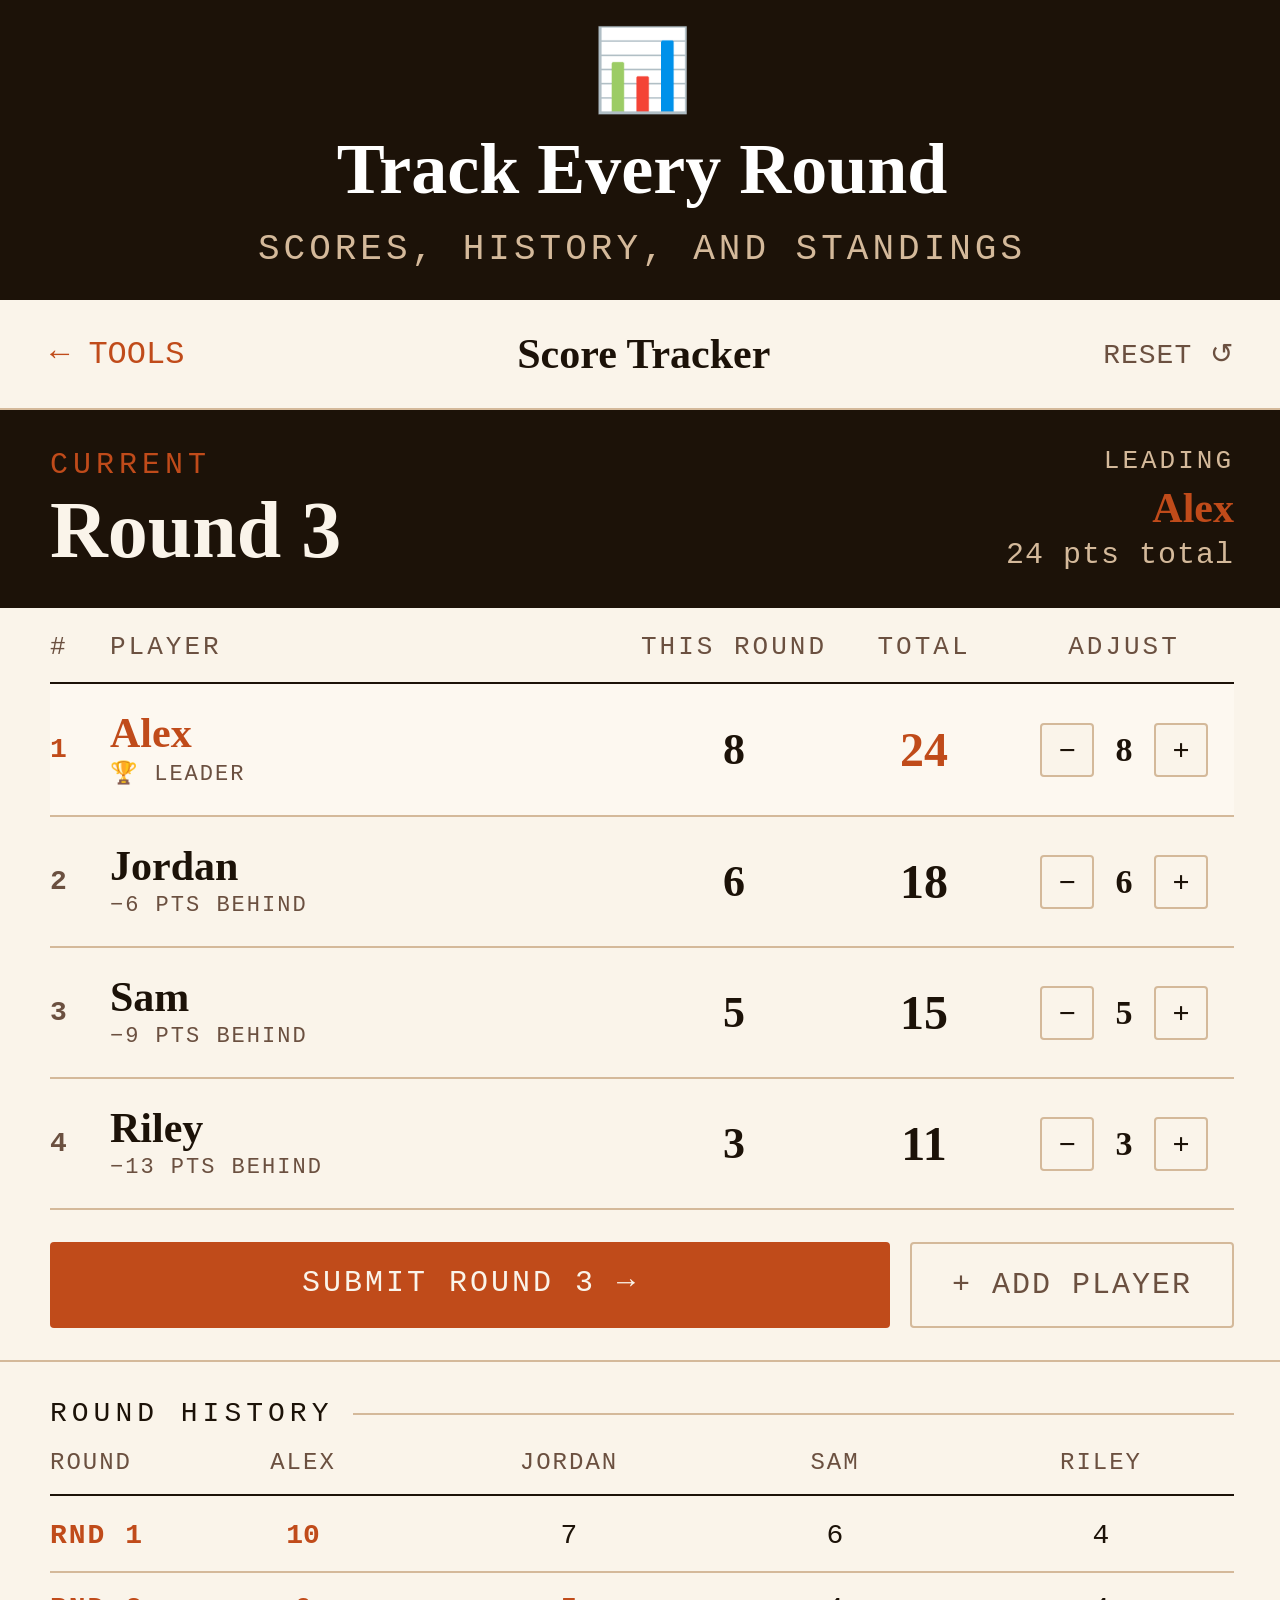
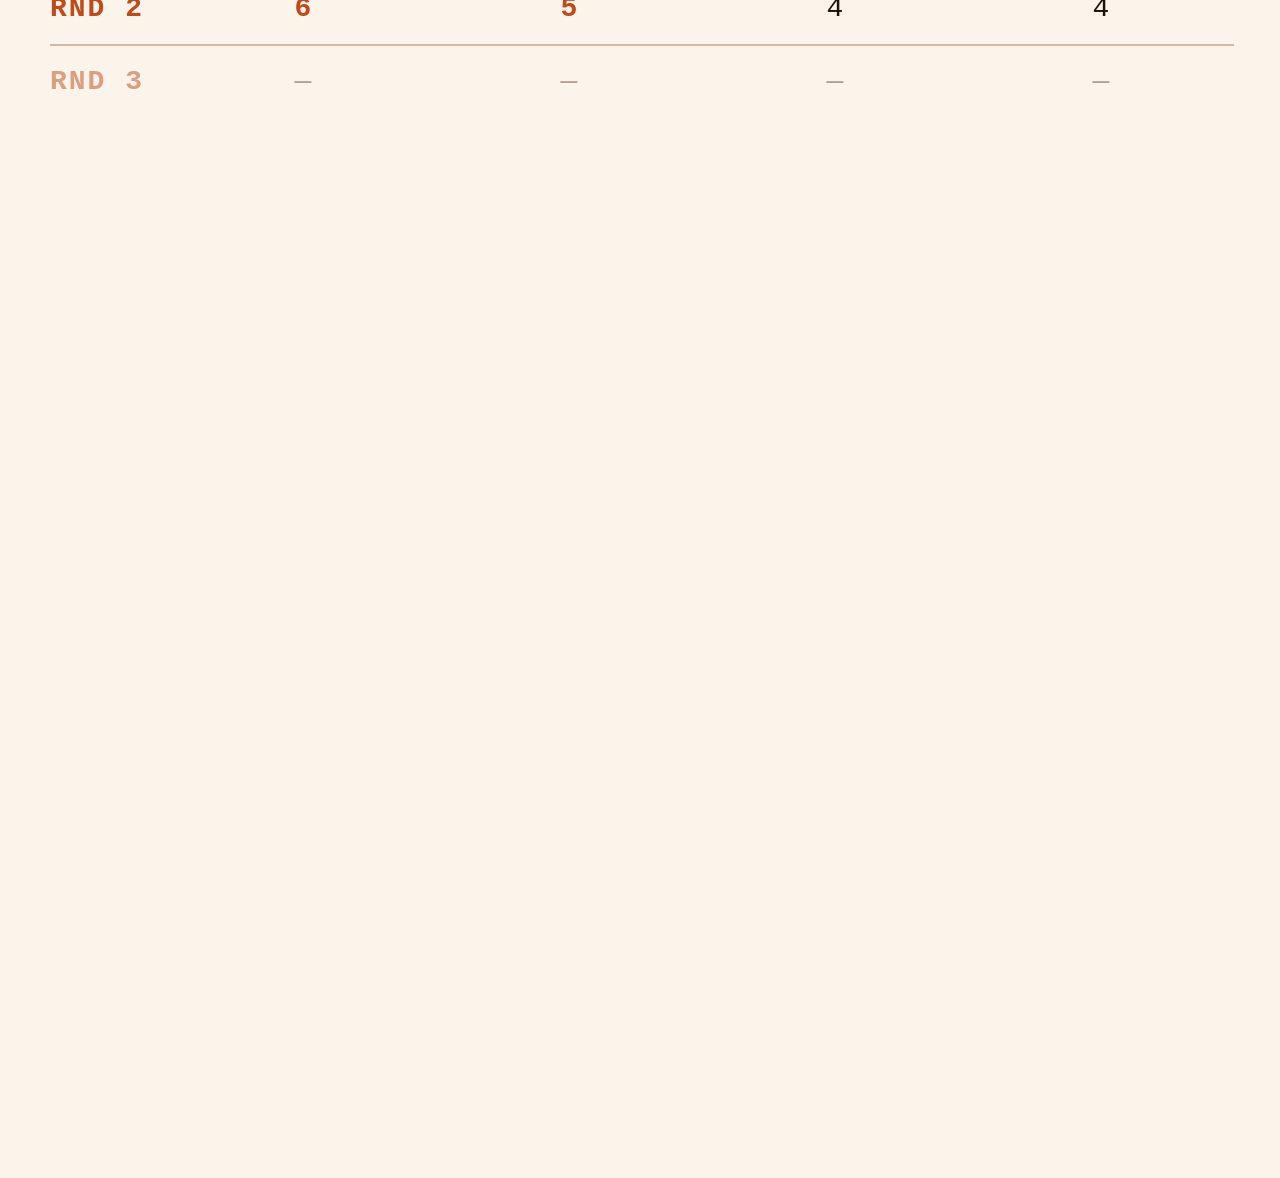
<file: docs/screenshots/05-score-tracker.html>
<!DOCTYPE html>
<html lang="en">
<head>
<meta charset="UTF-8">
<meta name="viewport" content="width=1284">
<title>GameMaxxing — Track Every Round</title>
<style>
  * { margin: 0; padding: 0; box-sizing: border-box; }
  body {
    width: 1284px;
    min-height: 2778px;
    overflow: hidden;
    background: #FAF4EA;
    font-family: Georgia, 'Times New Roman', serif;
  }

  /* ── TOP CAPTION BAR ── */
  .caption {
    width: 1284px;
    height: 300px;
    background: #1C1208;
    display: flex;
    flex-direction: column;
    align-items: center;
    justify-content: center;
    gap: 18px;
  }
  .caption .emoji { font-size: 80px; line-height: 1; }
  .caption .feature-title {
    font-family: Georgia, serif;
    font-size: 72px;
    font-weight: bold;
    color: #FFFFFF;
  }
  .caption .subtitle {
    font-family: 'Courier New', monospace;
    font-size: 36px;
    color: #D4B99A;
    letter-spacing: 4px;
    text-transform: uppercase;
  }

  /* ── MOCKUP ── */
  .mockup {
    width: 1284px;
    background: #FAF4EA;
  }

  /* Nav bar */
  .nav-bar {
    width: 100%;
    height: 110px;
    background: #FAF4EA;
    border-bottom: 2px solid #D4B99A;
    display: flex;
    align-items: center;
    padding: 0 50px;
    justify-content: space-between;
  }
  .nav-back {
    font-family: 'Courier New', monospace;
    font-size: 32px;
    color: #C04B1A;
  }
  .nav-title {
    font-family: Georgia, serif;
    font-size: 42px;
    font-weight: bold;
    color: #1C1208;
  }
  .nav-reset {
    font-family: 'Courier New', monospace;
    font-size: 28px;
    color: #6B5040;
    letter-spacing: 1px;
  }

  /* Round header */
  .round-header {
    background: #1C1208;
    padding: 36px 50px;
    display: flex;
    align-items: center;
    justify-content: space-between;
  }
  .round-label {
    font-family: 'Courier New', monospace;
    font-size: 30px;
    color: #C04B1A;
    letter-spacing: 5px;
    margin-bottom: 8px;
  }
  .round-title {
    font-family: Georgia, serif;
    font-size: 80px;
    font-weight: bold;
    color: #FAF4EA;
    line-height: 1;
  }
  .leading-badge {
    text-align: right;
  }
  .leading-label {
    font-family: 'Courier New', monospace;
    font-size: 26px;
    color: #D4B99A;
    letter-spacing: 3px;
    margin-bottom: 8px;
  }
  .leading-player {
    font-family: Georgia, serif;
    font-size: 42px;
    font-weight: bold;
    color: #C04B1A;
  }
  .leading-score {
    font-family: 'Courier New', monospace;
    font-size: 30px;
    color: #D4B99A;
    letter-spacing: 1px;
    margin-top: 6px;
  }

  /* Score table */
  .table-wrap {
    padding: 0 50px;
  }
  .table-header {
    display: grid;
    grid-template-columns: 60px 1fr 200px 180px 220px;
    gap: 0;
    border-bottom: 2px solid #1C1208;
    padding: 24px 0 20px 0;
  }
  .th {
    font-family: 'Courier New', monospace;
    font-size: 26px;
    color: #6B5040;
    letter-spacing: 3px;
    text-transform: uppercase;
  }
  .th:nth-child(3), .th:nth-child(4) { text-align: center; }
  .th:nth-child(5) { text-align: center; }

  .player-row {
    display: grid;
    grid-template-columns: 60px 1fr 200px 180px 220px;
    gap: 0;
    align-items: center;
    border-bottom: 2px solid #D4B99A;
    padding: 28px 0;
  }
  .player-row.leader {
    background: #FDF8F0;
  }
  .rank {
    font-family: 'Courier New', monospace;
    font-size: 28px;
    color: #6B5040;
    font-weight: bold;
  }
  .rank.first { color: #C04B1A; }

  .player-info {}
  .player-name {
    font-family: Georgia, serif;
    font-size: 42px;
    font-weight: bold;
    color: #1C1208;
    line-height: 1;
  }
  .player-name.leader-name { color: #C04B1A; }
  .player-tag {
    font-family: 'Courier New', monospace;
    font-size: 22px;
    color: #6B5040;
    letter-spacing: 2px;
    margin-top: 6px;
  }
  .round-score {
    font-family: Georgia, serif;
    font-size: 44px;
    font-weight: bold;
    color: #1C1208;
    text-align: center;
  }
  .total-score {
    font-family: Georgia, serif;
    font-size: 48px;
    font-weight: bold;
    color: #1C1208;
    text-align: center;
  }
  .total-score.leader-score { color: #C04B1A; }

  .stepper {
    display: flex;
    align-items: center;
    justify-content: center;
    gap: 10px;
  }
  .s-btn {
    width: 54px;
    height: 54px;
    border: 2px solid #D4B99A;
    background: #FAF4EA;
    font-family: Georgia, serif;
    font-size: 30px;
    font-weight: bold;
    color: #1C1208;
    display: flex;
    align-items: center;
    justify-content: center;
    border-radius: 4px;
  }
  .s-val {
    font-family: Georgia, serif;
    font-size: 34px;
    font-weight: bold;
    color: #1C1208;
    min-width: 40px;
    text-align: center;
  }

  /* Submit row */
  .submit-row {
    display: flex;
    gap: 20px;
    padding: 32px 50px;
    border-bottom: 2px solid #D4B99A;
  }
  .submit-btn {
    flex: 1;
    background: #C04B1A;
    color: #FAF4EA;
    font-family: 'Courier New', monospace;
    font-size: 30px;
    letter-spacing: 3px;
    padding: 24px;
    text-align: center;
    border-radius: 4px;
  }
  .add-player-btn {
    border: 2px solid #D4B99A;
    background: #FAF4EA;
    font-family: 'Courier New', monospace;
    font-size: 30px;
    letter-spacing: 2px;
    padding: 24px 40px;
    color: #6B5040;
    border-radius: 4px;
    white-space: nowrap;
  }

  /* Section header */
  .section-header {
    padding: 36px 50px 20px 50px;
    font-family: 'Courier New', monospace;
    font-size: 28px;
    color: #1C1208;
    letter-spacing: 5px;
    display: flex;
    align-items: center;
    gap: 20px;
  }
  .section-header::after {
    content: '';
    flex: 1;
    height: 2px;
    background: #D4B99A;
  }

  /* History table */
  .history-wrap {
    padding: 0 50px 40px 50px;
  }
  .hist-header {
    display: grid;
    grid-template-columns: 120px 1fr 1fr 1fr 1fr;
    border-bottom: 2px solid #1C1208;
    padding-bottom: 18px;
    margin-bottom: 4px;
  }
  .hist-th {
    font-family: 'Courier New', monospace;
    font-size: 24px;
    color: #6B5040;
    letter-spacing: 2px;
    text-align: center;
  }
  .hist-th:first-child { text-align: left; }

  .hist-row {
    display: grid;
    grid-template-columns: 120px 1fr 1fr 1fr 1fr;
    padding: 20px 0;
    border-bottom: 2px solid #D4B99A;
  }
  .hist-cell {
    font-family: 'Courier New', monospace;
    font-size: 28px;
    color: #1C1208;
    text-align: center;
  }
  .hist-cell:first-child {
    font-weight: bold;
    color: #C04B1A;
    text-align: left;
    letter-spacing: 2px;
  }
  .hist-cell.winner {
    color: #C04B1A;
    font-weight: bold;
  }
</style>
</head>
<body>

<!-- TOP CAPTION -->
<div class="caption">
  <div class="emoji">📊</div>
  <div class="feature-title">Track Every Round</div>
  <div class="subtitle">Scores, history, and standings</div>
</div>

<!-- MOCKUP -->
<div class="mockup">

  <!-- Nav -->
  <div class="nav-bar">
    <div class="nav-back">← TOOLS</div>
    <div class="nav-title">Score Tracker</div>
    <div class="nav-reset">RESET ↺</div>
  </div>

  <!-- Round header -->
  <div class="round-header">
    <div>
      <div class="round-label">CURRENT</div>
      <div class="round-title">Round 3</div>
    </div>
    <div class="leading-badge">
      <div class="leading-label">LEADING</div>
      <div class="leading-player">Alex</div>
      <div class="leading-score">24 pts total</div>
    </div>
  </div>

  <!-- Score table -->
  <div class="table-wrap">
    <div class="table-header">
      <div class="th">#</div>
      <div class="th">PLAYER</div>
      <div class="th" style="text-align:center;">THIS ROUND</div>
      <div class="th" style="text-align:center;">TOTAL</div>
      <div class="th" style="text-align:center;">ADJUST</div>
    </div>

    <!-- Row 1: Alex (leader) -->
    <div class="player-row leader">
      <div class="rank first">1</div>
      <div class="player-info">
        <div class="player-name leader-name">Alex</div>
        <div class="player-tag">🏆 LEADER</div>
      </div>
      <div class="round-score">8</div>
      <div class="total-score leader-score">24</div>
      <div class="stepper">
        <div class="s-btn">−</div>
        <div class="s-val">8</div>
        <div class="s-btn">+</div>
      </div>
    </div>

    <!-- Row 2: Jordan -->
    <div class="player-row">
      <div class="rank">2</div>
      <div class="player-info">
        <div class="player-name">Jordan</div>
        <div class="player-tag">−6 PTS BEHIND</div>
      </div>
      <div class="round-score">6</div>
      <div class="total-score">18</div>
      <div class="stepper">
        <div class="s-btn">−</div>
        <div class="s-val">6</div>
        <div class="s-btn">+</div>
      </div>
    </div>

    <!-- Row 3: Sam -->
    <div class="player-row">
      <div class="rank">3</div>
      <div class="player-info">
        <div class="player-name">Sam</div>
        <div class="player-tag">−9 PTS BEHIND</div>
      </div>
      <div class="round-score">5</div>
      <div class="total-score">15</div>
      <div class="stepper">
        <div class="s-btn">−</div>
        <div class="s-val">5</div>
        <div class="s-btn">+</div>
      </div>
    </div>

    <!-- Row 4: Riley -->
    <div class="player-row">
      <div class="rank">4</div>
      <div class="player-info">
        <div class="player-name">Riley</div>
        <div class="player-tag">−13 PTS BEHIND</div>
      </div>
      <div class="round-score">3</div>
      <div class="total-score">11</div>
      <div class="stepper">
        <div class="s-btn">−</div>
        <div class="s-val">3</div>
        <div class="s-btn">+</div>
      </div>
    </div>

  </div>

  <!-- Submit row -->
  <div class="submit-row">
    <div class="submit-btn">SUBMIT ROUND 3 →</div>
    <div class="add-player-btn">+ ADD PLAYER</div>
  </div>

  <!-- Round history -->
  <div class="section-header">ROUND HISTORY</div>
  <div class="history-wrap">
    <div class="hist-header">
      <div class="hist-th">ROUND</div>
      <div class="hist-th">ALEX</div>
      <div class="hist-th">JORDAN</div>
      <div class="hist-th">SAM</div>
      <div class="hist-th">RILEY</div>
    </div>
    <div class="hist-row">
      <div class="hist-cell">RND 1</div>
      <div class="hist-cell winner">10</div>
      <div class="hist-cell">7</div>
      <div class="hist-cell">6</div>
      <div class="hist-cell">4</div>
    </div>
    <div class="hist-row">
      <div class="hist-cell">RND 2</div>
      <div class="hist-cell winner">6</div>
      <div class="hist-cell winner">5</div>
      <div class="hist-cell">4</div>
      <div class="hist-cell">4</div>
    </div>
    <div class="hist-row" style="border-bottom: none; opacity: 0.5;">
      <div class="hist-cell">RND 3</div>
      <div class="hist-cell" style="color:#6B5040;">—</div>
      <div class="hist-cell" style="color:#6B5040;">—</div>
      <div class="hist-cell" style="color:#6B5040;">—</div>
      <div class="hist-cell" style="color:#6B5040;">—</div>
    </div>
  </div>

</div>
</body>
</html>
</file>
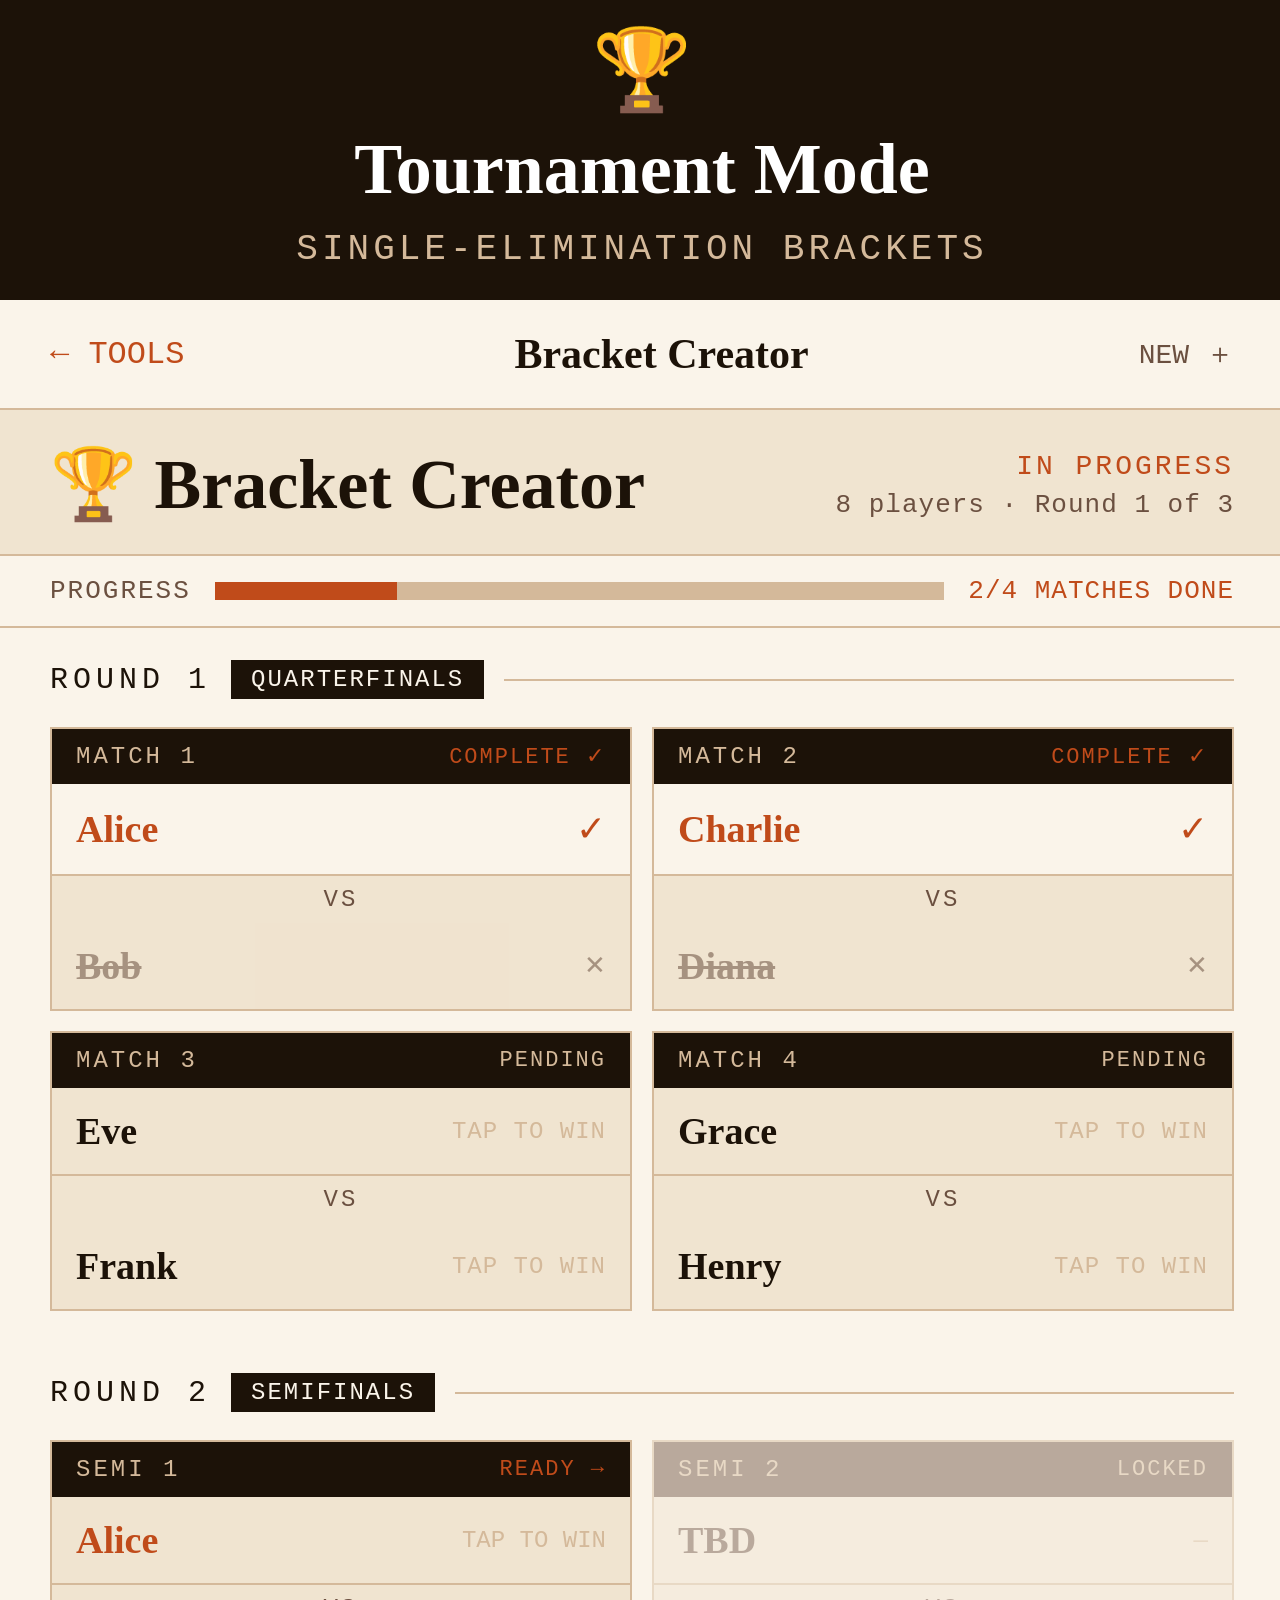
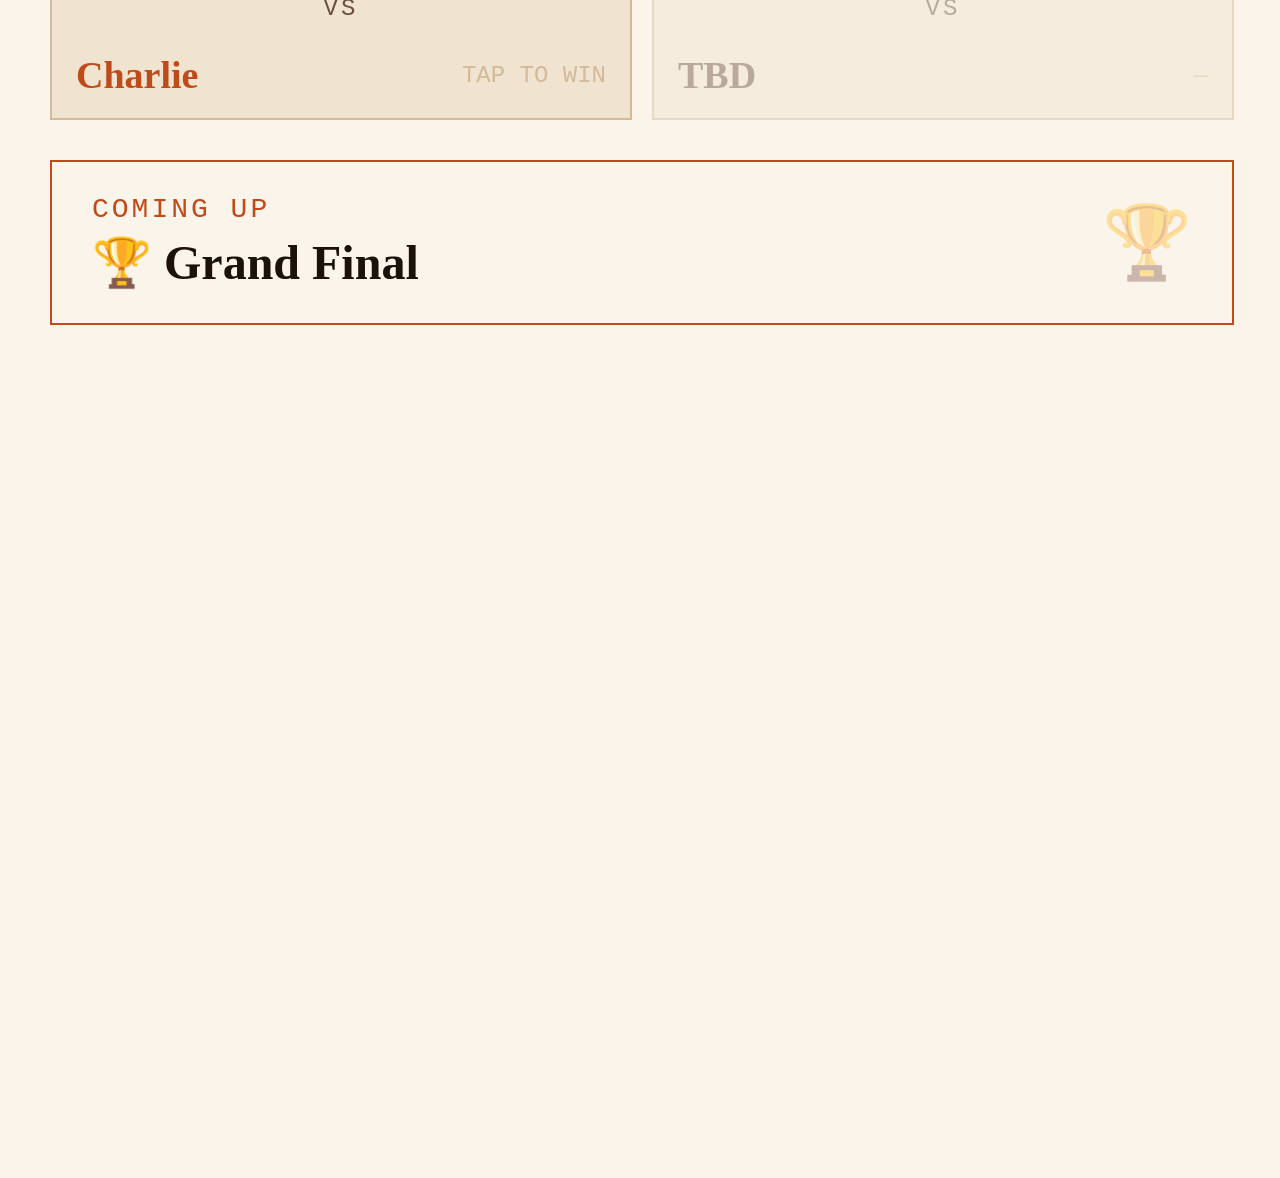
<file: docs/screenshots/06-bracket.html>
<!DOCTYPE html>
<html lang="en">
<head>
<meta charset="UTF-8">
<meta name="viewport" content="width=1284">
<title>GameMaxxing — Tournament Mode</title>
<style>
  * { margin: 0; padding: 0; box-sizing: border-box; }
  body {
    width: 1284px;
    min-height: 2778px;
    overflow: hidden;
    background: #FAF4EA;
    font-family: Georgia, 'Times New Roman', serif;
  }

  /* ── TOP CAPTION BAR ── */
  .caption {
    width: 1284px;
    height: 300px;
    background: #1C1208;
    display: flex;
    flex-direction: column;
    align-items: center;
    justify-content: center;
    gap: 18px;
  }
  .caption .emoji { font-size: 80px; line-height: 1; }
  .caption .feature-title {
    font-family: Georgia, serif;
    font-size: 72px;
    font-weight: bold;
    color: #FFFFFF;
  }
  .caption .subtitle {
    font-family: 'Courier New', monospace;
    font-size: 36px;
    color: #D4B99A;
    letter-spacing: 4px;
    text-transform: uppercase;
  }

  /* ── MOCKUP ── */
  .mockup {
    width: 1284px;
    background: #FAF4EA;
  }

  /* Nav bar */
  .nav-bar {
    width: 100%;
    height: 110px;
    background: #FAF4EA;
    border-bottom: 2px solid #D4B99A;
    display: flex;
    align-items: center;
    padding: 0 50px;
    justify-content: space-between;
  }
  .nav-back {
    font-family: 'Courier New', monospace;
    font-size: 32px;
    color: #C04B1A;
  }
  .nav-title {
    font-family: Georgia, serif;
    font-size: 42px;
    font-weight: bold;
    color: #1C1208;
  }
  .nav-new {
    font-family: 'Courier New', monospace;
    font-size: 28px;
    color: #6B5040;
  }

  /* Bracket header */
  .bracket-header {
    padding: 40px 50px 34px 50px;
    border-bottom: 2px solid #D4B99A;
    background: #F0E4D0;
    display: flex;
    align-items: center;
    justify-content: space-between;
  }
  .bracket-title {
    font-family: Georgia, serif;
    font-size: 70px;
    font-weight: bold;
    color: #1C1208;
    line-height: 1;
  }
  .bracket-meta {
    text-align: right;
  }
  .bracket-status {
    font-family: 'Courier New', monospace;
    font-size: 28px;
    color: #C04B1A;
    letter-spacing: 3px;
    margin-bottom: 8px;
  }
  .bracket-info {
    font-family: 'Courier New', monospace;
    font-size: 26px;
    color: #6B5040;
    letter-spacing: 1px;
  }

  /* Progress bar */
  .progress-wrap {
    padding: 20px 50px;
    background: #FAF4EA;
    border-bottom: 2px solid #D4B99A;
    display: flex;
    align-items: center;
    gap: 24px;
  }
  .prog-label {
    font-family: 'Courier New', monospace;
    font-size: 26px;
    color: #6B5040;
    letter-spacing: 2px;
    white-space: nowrap;
  }
  .prog-bar-bg {
    flex: 1;
    height: 18px;
    background: #D4B99A;
  }
  .prog-bar-fill {
    height: 100%;
    width: 25%;
    background: #C04B1A;
  }
  .prog-count {
    font-family: 'Courier New', monospace;
    font-size: 26px;
    color: #C04B1A;
    letter-spacing: 1px;
    white-space: nowrap;
  }

  /* Section header */
  .section-header {
    padding: 32px 50px 18px 50px;
    font-family: 'Courier New', monospace;
    font-size: 30px;
    letter-spacing: 5px;
    color: #1C1208;
    display: flex;
    align-items: center;
    gap: 20px;
  }
  .section-header::after {
    content: '';
    flex: 1;
    height: 2px;
    background: #D4B99A;
  }
  .section-header .round-pill {
    background: #1C1208;
    color: #FAF4EA;
    font-family: 'Courier New', monospace;
    font-size: 24px;
    letter-spacing: 2px;
    padding: 6px 20px;
    white-space: nowrap;
  }

  /* Match grid */
  .match-grid {
    display: grid;
    grid-template-columns: 1fr 1fr;
    gap: 20px;
    padding: 10px 50px 30px 50px;
  }

  /* Match card */
  .match-card {
    border: 2px solid #D4B99A;
    background: #F0E4D0;
  }
  .match-card-header {
    background: #1C1208;
    padding: 14px 24px;
    font-family: 'Courier New', monospace;
    font-size: 24px;
    color: #D4B99A;
    letter-spacing: 3px;
    display: flex;
    justify-content: space-between;
    align-items: center;
  }
  .match-card-header .match-status {
    color: #C04B1A;
    font-size: 22px;
    letter-spacing: 2px;
  }
  .match-player {
    padding: 24px 24px;
    border-bottom: 2px solid #D4B99A;
    display: flex;
    align-items: center;
    justify-content: space-between;
  }
  .match-player:last-child { border-bottom: none; }
  .match-player.winner {
    background: #FAF4EA;
  }
  .match-player.loser {
    background: #F0E4D0;
    opacity: 0.55;
  }
  .match-player.pending {
    background: #F0E4D0;
  }
  .player-name-match {
    font-family: Georgia, serif;
    font-size: 38px;
    font-weight: bold;
    color: #1C1208;
    line-height: 1;
  }
  .player-name-match.winner-name { color: #C04B1A; }
  .player-name-match.loser-name {
    text-decoration: line-through;
    color: #6B5040;
  }
  .winner-check {
    font-size: 36px;
    color: #C04B1A;
  }
  .vs-divider {
    background: #D4B99A;
    height: 2px;
    margin: 0;
  }
  .vs-label-wrap {
    display: flex;
    align-items: center;
    justify-content: center;
    padding: 10px;
  }
  .vs-label {
    font-family: 'Courier New', monospace;
    font-size: 24px;
    color: #6B5040;
    letter-spacing: 3px;
  }

  /* Semifinals section */
  .semis-grid {
    display: grid;
    grid-template-columns: 1fr 1fr;
    gap: 20px;
    padding: 10px 50px 40px 50px;
  }

  /* Finals teaser */
  .finals-teaser {
    margin: 0 50px 40px 50px;
    border: 2px solid #C04B1A;
    background: #FAF4EA;
    padding: 32px 40px;
    display: flex;
    align-items: center;
    justify-content: space-between;
  }
  .finals-label {
    font-family: 'Courier New', monospace;
    font-size: 28px;
    color: #C04B1A;
    letter-spacing: 3px;
    margin-bottom: 10px;
  }
  .finals-title {
    font-family: Georgia, serif;
    font-size: 48px;
    font-weight: bold;
    color: #1C1208;
  }
  .finals-icon {
    font-size: 72px;
    opacity: 0.4;
  }
</style>
</head>
<body>

<!-- TOP CAPTION -->
<div class="caption">
  <div class="emoji">🏆</div>
  <div class="feature-title">Tournament Mode</div>
  <div class="subtitle">Single-elimination brackets</div>
</div>

<!-- MOCKUP -->
<div class="mockup">

  <!-- Nav -->
  <div class="nav-bar">
    <div class="nav-back">← TOOLS</div>
    <div class="nav-title">Bracket Creator</div>
    <div class="nav-new">NEW ＋</div>
  </div>

  <!-- Bracket header -->
  <div class="bracket-header">
    <div>
      <div class="bracket-title">🏆 Bracket Creator</div>
    </div>
    <div class="bracket-meta">
      <div class="bracket-status">IN PROGRESS</div>
      <div class="bracket-info">8 players · Round 1 of 3</div>
    </div>
  </div>

  <!-- Progress bar -->
  <div class="progress-wrap">
    <div class="prog-label">PROGRESS</div>
    <div class="prog-bar-bg"><div class="prog-bar-fill"></div></div>
    <div class="prog-count">2/4 MATCHES DONE</div>
  </div>

  <!-- ROUND 1 -->
  <div class="section-header">ROUND 1 <span class="round-pill">QUARTERFINALS</span></div>
  <div class="match-grid">

    <!-- Match 1 -->
    <div class="match-card">
      <div class="match-card-header">
        MATCH 1 <span class="match-status">COMPLETE ✓</span>
      </div>
      <div class="match-player winner">
        <div class="player-name-match winner-name">Alice</div>
        <div class="winner-check">✓</div>
      </div>
      <div class="vs-label-wrap"><div class="vs-label">VS</div></div>
      <div class="match-player loser">
        <div class="player-name-match loser-name">Bob</div>
        <div style="font-family:'Courier New',monospace;font-size:26px;color:#6B5040;">✕</div>
      </div>
    </div>

    <!-- Match 2 -->
    <div class="match-card">
      <div class="match-card-header">
        MATCH 2 <span class="match-status">COMPLETE ✓</span>
      </div>
      <div class="match-player winner">
        <div class="player-name-match winner-name">Charlie</div>
        <div class="winner-check">✓</div>
      </div>
      <div class="vs-label-wrap"><div class="vs-label">VS</div></div>
      <div class="match-player loser">
        <div class="player-name-match loser-name">Diana</div>
        <div style="font-family:'Courier New',monospace;font-size:26px;color:#6B5040;">✕</div>
      </div>
    </div>

    <!-- Match 3 -->
    <div class="match-card">
      <div class="match-card-header">
        MATCH 3 <span style="color:#D4B99A;font-size:22px;letter-spacing:2px;">PENDING</span>
      </div>
      <div class="match-player pending">
        <div class="player-name-match">Eve</div>
        <div style="font-family:'Courier New',monospace;font-size:24px;color:#D4B99A;letter-spacing:1px;">TAP TO WIN</div>
      </div>
      <div class="vs-label-wrap"><div class="vs-label">VS</div></div>
      <div class="match-player pending">
        <div class="player-name-match">Frank</div>
        <div style="font-family:'Courier New',monospace;font-size:24px;color:#D4B99A;letter-spacing:1px;">TAP TO WIN</div>
      </div>
    </div>

    <!-- Match 4 -->
    <div class="match-card">
      <div class="match-card-header">
        MATCH 4 <span style="color:#D4B99A;font-size:22px;letter-spacing:2px;">PENDING</span>
      </div>
      <div class="match-player pending">
        <div class="player-name-match">Grace</div>
        <div style="font-family:'Courier New',monospace;font-size:24px;color:#D4B99A;letter-spacing:1px;">TAP TO WIN</div>
      </div>
      <div class="vs-label-wrap"><div class="vs-label">VS</div></div>
      <div class="match-player pending">
        <div class="player-name-match">Henry</div>
        <div style="font-family:'Courier New',monospace;font-size:24px;color:#D4B99A;letter-spacing:1px;">TAP TO WIN</div>
      </div>
    </div>

  </div>

  <!-- SEMIFINALS -->
  <div class="section-header">ROUND 2 <span class="round-pill">SEMIFINALS</span></div>
  <div class="semis-grid">

    <!-- Semi 1 -->
    <div class="match-card">
      <div class="match-card-header">
        SEMI 1 <span style="color:#C04B1A;font-size:22px;letter-spacing:2px;">READY →</span>
      </div>
      <div class="match-player winner" style="background:#F0E4D0;">
        <div class="player-name-match winner-name">Alice</div>
        <div style="font-family:'Courier New',monospace;font-size:24px;color:#D4B99A;">TAP TO WIN</div>
      </div>
      <div class="vs-label-wrap"><div class="vs-label">VS</div></div>
      <div class="match-player winner" style="background:#F0E4D0;">
        <div class="player-name-match winner-name">Charlie</div>
        <div style="font-family:'Courier New',monospace;font-size:24px;color:#D4B99A;">TAP TO WIN</div>
      </div>
    </div>

    <!-- Semi 2 -->
    <div class="match-card" style="opacity: 0.45;">
      <div class="match-card-header" style="background:#6B5040;">
        SEMI 2 <span style="color:#D4B99A;font-size:22px;letter-spacing:2px;">LOCKED</span>
      </div>
      <div class="match-player pending">
        <div class="player-name-match" style="color:#6B5040;">TBD</div>
        <div style="font-family:'Courier New',monospace;font-size:24px;color:#D4B99A;">—</div>
      </div>
      <div class="vs-label-wrap"><div class="vs-label">VS</div></div>
      <div class="match-player pending">
        <div class="player-name-match" style="color:#6B5040;">TBD</div>
        <div style="font-family:'Courier New',monospace;font-size:24px;color:#D4B99A;">—</div>
      </div>
    </div>

  </div>

  <!-- Finals teaser -->
  <div class="finals-teaser">
    <div>
      <div class="finals-label">COMING UP</div>
      <div class="finals-title">🏆 Grand Final</div>
    </div>
    <div class="finals-icon">🏆</div>
  </div>

</div>
</body>
</html>
</file>
<file: websiteGameMaxxing/styles.css>
/* ============================================================
   GameMaxxing Web — Styles
   5 themes via [data-theme] attribute on <html>
   ============================================================ */

/* ── Theme variables ─────────────────────────────────────── */

[data-theme="retro"] {
  --bg:            #FAF4EA;
  --bg-alt:        #F0E4D0;
  --card:          #F0E4D0;
  --card-hover:    #E5D6BA;
  --border:        #D4B99A;
  --text:          #1C1208;
  --text-sub:      #6B5040;
  --text-muted:    #9C7A60;
  --accent:        #C04B1A;
  --accent-hover:  #A33A12;
  --accent-text:   #FAF4EA;
  --badge-drink:   #8B2E0A;
  --badge-drink-bg:#FDEBD0;
  --step-num:      #C04B1A;
  --tag-bg:        #E8D0B8;
  --divider:       #D4B99A;
  --shadow:        rgba(28,18,8,0.08);
  --font-head:     Georgia, 'Times New Roman', serif;
  --font-body:     Georgia, serif;
  --font-mono:     'Courier New', Courier, monospace;
  --radius:        2px;
  --radius-btn:    3px;
}

[data-theme="dark"] {
  --bg:            #0D1117;
  --bg-alt:        #161B22;
  --card:          #161B22;
  --card-hover:    #1C2128;
  --border:        #30363D;
  --text:          #E6EDF3;
  --text-sub:      #8B949E;
  --text-muted:    #6E7681;
  --accent:        #F78166;
  --accent-hover:  #FF9580;
  --accent-text:   #0D1117;
  --badge-drink:   #FF8C00;
  --badge-drink-bg:#2D1F00;
  --step-num:      #F78166;
  --tag-bg:        #21262D;
  --divider:       #30363D;
  --shadow:        rgba(0,0,0,0.35);
  --font-head:     -apple-system, BlinkMacSystemFont, 'Segoe UI', sans-serif;
  --font-body:     -apple-system, BlinkMacSystemFont, 'Segoe UI', sans-serif;
  --font-mono:     'SF Mono', 'Fira Code', monospace;
  --radius:        6px;
  --radius-btn:    6px;
}

[data-theme="neon"] {
  --bg:            #08080F;
  --bg-alt:        #0E0E1A;
  --card:          #0E0E1A;
  --card-hover:    #14142A;
  --border:        #1E1E3A;
  --text:          #E0E0FF;
  --text-sub:      #8888BB;
  --text-muted:    #5555AA;
  --accent:        #00FF9D;
  --accent-hover:  #00CC80;
  --accent-text:   #08080F;
  --badge-drink:   #FF00FF;
  --badge-drink-bg:#250025;
  --step-num:      #00FF9D;
  --tag-bg:        #12122A;
  --divider:       #1E1E3A;
  --shadow:        rgba(0,255,157,0.08);
  --font-head:     'Courier New', Courier, monospace;
  --font-body:     'Courier New', Courier, monospace;
  --font-mono:     'Courier New', Courier, monospace;
  --radius:        0px;
  --radius-btn:    0px;
}

[data-theme="forest"] {
  --bg:            #F0F4EE;
  --bg-alt:        #E0EBD8;
  --card:          #E0EBD8;
  --card-hover:    #D2E0C8;
  --border:        #A8C89A;
  --text:          #1A2A16;
  --text-sub:      #446038;
  --text-muted:    #6A8A5A;
  --accent:        #2E7D32;
  --accent-hover:  #1B5E20;
  --accent-text:   #F0F4EE;
  --badge-drink:   #5D4037;
  --badge-drink-bg:#EFEBE9;
  --step-num:      #2E7D32;
  --tag-bg:        #C8DFC0;
  --divider:       #A8C89A;
  --shadow:        rgba(26,42,22,0.1);
  --font-head:     Georgia, 'Times New Roman', serif;
  --font-body:     Georgia, serif;
  --font-mono:     'Courier New', Courier, monospace;
  --radius:        4px;
  --radius-btn:    20px;
}

[data-theme="ocean"] {
  --bg:            #E8F4FD;
  --bg-alt:        #D0E8F8;
  --card:          #D0E8F8;
  --card-hover:    #BDD8F0;
  --border:        #90C0E0;
  --text:          #0A2540;
  --text-sub:      #2A4A70;
  --text-muted:    #4A7FA0;
  --accent:        #0066CC;
  --accent-hover:  #0055AA;
  --accent-text:   #E8F4FD;
  --badge-drink:   #004080;
  --badge-drink-bg:#CCE0FF;
  --step-num:      #0066CC;
  --tag-bg:        #BDD8F0;
  --divider:       #90C0E0;
  --shadow:        rgba(10,37,64,0.1);
  --font-head:     -apple-system, BlinkMacSystemFont, 'Segoe UI', sans-serif;
  --font-body:     -apple-system, BlinkMacSystemFont, 'Segoe UI', sans-serif;
  --font-mono:     'SF Mono', 'Fira Code', monospace;
  --radius:        8px;
  --radius-btn:    8px;
}

/* ── Reset & base ────────────────────────────────────────── */

*, *::before, *::after {
  box-sizing: border-box;
  margin: 0;
  padding: 0;
}

html {
  font-size: 16px;
  scroll-behavior: smooth;
}

body {
  background: var(--bg);
  color: var(--text);
  font-family: var(--font-body);
  line-height: 1.6;
  min-height: 100vh;
  transition: background 0.25s, color 0.25s;
}

a { color: var(--accent); text-decoration: none; }
a:hover { color: var(--accent-hover); }

button {
  cursor: pointer;
  font-family: inherit;
  border: none;
  background: none;
}

input, textarea, select {
  font-family: inherit;
  font-size: 1rem;
  color: var(--text);
  background: var(--bg-alt);
  border: 1px solid var(--border);
  border-radius: var(--radius);
  padding: 0.6rem 0.8rem;
  width: 100%;
  transition: border-color 0.15s;
}

input:focus, textarea:focus, select:focus {
  outline: none;
  border-color: var(--accent);
}

/* ── Layout ──────────────────────────────────────────────── */

.app-shell {
  max-width: 860px;
  margin: 0 auto;
  padding: 0 16px;
}

/* ── Header ──────────────────────────────────────────────── */

.site-header {
  position: sticky;
  top: 0;
  z-index: 100;
  background: var(--bg);
  border-bottom: 1px solid var(--divider);
  padding: 0 16px;
}

.header-inner {
  max-width: 860px;
  margin: 0 auto;
  height: 56px;
  display: flex;
  align-items: center;
  gap: 12px;
}

.header-back {
  display: none;
  align-items: center;
  gap: 6px;
  color: var(--accent);
  font-family: var(--font-mono);
  font-size: 0.8rem;
  letter-spacing: 0.05em;
  text-transform: uppercase;
  padding: 6px 10px 6px 6px;
  border: 1px solid var(--border);
  border-radius: var(--radius-btn);
  background: none;
  transition: background 0.15s;
}
.header-back:hover { background: var(--card-hover); }
.header-back.visible { display: flex; }
.header-back svg { width: 16px; height: 16px; }

.header-title {
  flex: 1;
  font-family: var(--font-head);
  font-size: 1.1rem;
  font-weight: 700;
  letter-spacing: 0.02em;
  color: var(--text);
  white-space: nowrap;
  overflow: hidden;
  text-overflow: ellipsis;
}

.header-controls {
  display: flex;
  align-items: center;
  gap: 8px;
}

/* ── Theme Switcher ──────────────────────────────────────── */

.theme-picker {
  position: relative;
}

.theme-btn {
  width: 34px;
  height: 34px;
  border-radius: var(--radius-btn);
  border: 1px solid var(--border);
  background: var(--card);
  display: flex;
  align-items: center;
  justify-content: center;
  font-size: 1rem;
  transition: background 0.15s, border-color 0.15s;
}
.theme-btn:hover { background: var(--card-hover); }

.theme-dropdown {
  display: none;
  position: absolute;
  right: 0;
  top: calc(100% + 6px);
  background: var(--card);
  border: 1px solid var(--border);
  border-radius: var(--radius);
  box-shadow: 0 8px 24px var(--shadow);
  min-width: 180px;
  overflow: hidden;
  z-index: 200;
}
.theme-dropdown.open { display: block; }

.theme-option {
  display: flex;
  align-items: center;
  gap: 10px;
  padding: 10px 14px;
  width: 100%;
  background: none;
  border: none;
  color: var(--text);
  font-family: var(--font-mono);
  font-size: 0.78rem;
  letter-spacing: 0.05em;
  text-transform: uppercase;
  transition: background 0.15s;
  text-align: left;
}
.theme-option:hover { background: var(--card-hover); }
.theme-option.active { color: var(--accent); }
.theme-option.active::after {
  content: '✓';
  margin-left: auto;
  font-size: 0.9rem;
}

.theme-swatch {
  width: 18px;
  height: 18px;
  border-radius: 50%;
  border: 2px solid var(--border);
  flex-shrink: 0;
}

/* ── Add button ──────────────────────────────────────────── */

.btn-add-game {
  display: flex;
  align-items: center;
  gap: 6px;
  padding: 6px 12px;
  background: var(--accent);
  color: var(--accent-text);
  border-radius: var(--radius-btn);
  font-family: var(--font-mono);
  font-size: 0.78rem;
  letter-spacing: 0.05em;
  text-transform: uppercase;
  font-weight: 600;
  transition: background 0.15s;
}
.btn-add-game:hover { background: var(--accent-hover); }
.btn-add-game svg { width: 14px; height: 14px; }

/* ── Section headers ─────────────────────────────────────── */

.section-header {
  display: flex;
  align-items: center;
  gap: 12px;
  padding: 24px 0 10px;
}

.section-header-text {
  font-family: var(--font-mono);
  font-size: 0.7rem;
  letter-spacing: 0.15em;
  text-transform: uppercase;
  color: var(--text-sub);
  white-space: nowrap;
}

.section-divider {
  flex: 1;
  height: 1px;
  background: var(--divider);
}

/* ── Search bar ──────────────────────────────────────────── */

.search-wrap {
  position: relative;
  margin: 20px 0 4px;
}

.search-icon {
  position: absolute;
  left: 12px;
  top: 50%;
  transform: translateY(-50%);
  color: var(--text-muted);
  pointer-events: none;
}

.search-input {
  padding-left: 38px;
  background: var(--card);
  border-color: var(--border);
  font-size: 0.95rem;
}

.search-clear {
  position: absolute;
  right: 10px;
  top: 50%;
  transform: translateY(-50%);
  width: 20px;
  height: 20px;
  border-radius: 50%;
  background: var(--text-muted);
  color: var(--bg);
  font-size: 0.7rem;
  display: none;
  align-items: center;
  justify-content: center;
  line-height: 1;
}
.search-clear.visible { display: flex; }

/* ── Category grid ───────────────────────────────────────── */

.category-grid {
  display: grid;
  grid-template-columns: repeat(2, 1fr);
  gap: 10px;
  margin-top: 4px;
}

@media (min-width: 560px) {
  .category-grid { grid-template-columns: repeat(3, 1fr); }
}

.category-card {
  background: var(--card);
  border: 1px solid var(--border);
  border-radius: var(--radius);
  padding: 16px 14px;
  display: flex;
  align-items: center;
  gap: 12px;
  cursor: pointer;
  transition: background 0.15s, border-color 0.15s, transform 0.1s;
  user-select: none;
}
.category-card:hover {
  background: var(--card-hover);
  border-color: var(--accent);
  transform: translateY(-1px);
}

.category-emoji {
  font-size: 1.6rem;
  line-height: 1;
  flex-shrink: 0;
}

.category-info { min-width: 0; }

.category-name {
  font-family: var(--font-head);
  font-size: 0.92rem;
  font-weight: 700;
  color: var(--text);
  white-space: nowrap;
  overflow: hidden;
  text-overflow: ellipsis;
}

.category-count {
  font-family: var(--font-mono);
  font-size: 0.68rem;
  letter-spacing: 0.08em;
  color: var(--text-muted);
  text-transform: uppercase;
  margin-top: 2px;
}

/* ── Recent games ────────────────────────────────────────── */

.recent-list {
  display: flex;
  flex-direction: column;
  gap: 6px;
}

/* ── Game row ────────────────────────────────────────────── */

.game-row {
  display: flex;
  align-items: center;
  gap: 12px;
  padding: 12px 14px;
  background: var(--card);
  border: 1px solid var(--border);
  border-radius: var(--radius);
  cursor: pointer;
  transition: background 0.15s, border-color 0.15s;
}
.game-row:hover {
  background: var(--card-hover);
  border-color: var(--accent);
}

.game-row-info { flex: 1; min-width: 0; }

.game-row-name {
  font-family: var(--font-head);
  font-size: 0.95rem;
  font-weight: 700;
  color: var(--text);
  white-space: nowrap;
  overflow: hidden;
  text-overflow: ellipsis;
}

.game-row-meta {
  font-family: var(--font-mono);
  font-size: 0.68rem;
  letter-spacing: 0.06em;
  color: var(--text-muted);
  text-transform: uppercase;
  margin-top: 2px;
}

.game-row-badges {
  display: flex;
  gap: 6px;
  align-items: center;
  flex-shrink: 0;
}

.badge {
  font-family: var(--font-mono);
  font-size: 0.62rem;
  letter-spacing: 0.08em;
  text-transform: uppercase;
  padding: 3px 7px;
  border-radius: var(--radius-btn);
  border: 1px solid transparent;
  white-space: nowrap;
}

.badge-drink {
  background: var(--badge-drink-bg);
  color: var(--badge-drink);
  border-color: var(--badge-drink);
}

.badge-difficulty {
  background: var(--tag-bg);
  color: var(--text-sub);
}

.badge-custom {
  background: var(--accent);
  color: var(--accent-text);
}

.chevron {
  color: var(--text-muted);
  flex-shrink: 0;
}

/* ── Category view ───────────────────────────────────────── */

.cat-hero {
  padding: 24px 0 16px;
  display: flex;
  align-items: center;
  gap: 16px;
}

.cat-hero-emoji {
  font-size: 2.5rem;
  line-height: 1;
}

.cat-hero-name {
  font-family: var(--font-head);
  font-size: 1.6rem;
  font-weight: 700;
  color: var(--text);
}

.cat-hero-count {
  font-family: var(--font-mono);
  font-size: 0.72rem;
  letter-spacing: 0.1em;
  text-transform: uppercase;
  color: var(--text-muted);
  margin-top: 4px;
}

/* Tabs */
.tab-bar {
  display: flex;
  gap: 0;
  border: 1px solid var(--border);
  border-radius: var(--radius);
  overflow: hidden;
  margin-bottom: 16px;
}

.tab-btn {
  flex: 1;
  padding: 8px 12px;
  font-family: var(--font-mono);
  font-size: 0.72rem;
  letter-spacing: 0.08em;
  text-transform: uppercase;
  color: var(--text-sub);
  background: var(--card);
  border: none;
  transition: background 0.15s, color 0.15s;
}
.tab-btn:hover { background: var(--card-hover); }
.tab-btn.active {
  background: var(--accent);
  color: var(--accent-text);
}

/* Filter chips */
.filter-chips {
  display: flex;
  gap: 8px;
  margin-bottom: 14px;
  flex-wrap: wrap;
}

.filter-chip {
  padding: 5px 12px;
  font-family: var(--font-mono);
  font-size: 0.7rem;
  letter-spacing: 0.08em;
  text-transform: uppercase;
  color: var(--text-sub);
  background: var(--card);
  border: 1px solid var(--border);
  border-radius: 20px;
  transition: all 0.15s;
}
.filter-chip:hover { border-color: var(--accent); color: var(--accent); }
.filter-chip.active {
  background: var(--accent);
  color: var(--accent-text);
  border-color: var(--accent);
}

/* ── Game detail ─────────────────────────────────────────── */

.game-detail { padding-bottom: 60px; }

.game-detail-header {
  padding: 24px 0 16px;
}

.game-detail-cat {
  font-family: var(--font-mono);
  font-size: 0.7rem;
  letter-spacing: 0.12em;
  text-transform: uppercase;
  color: var(--accent);
  margin-bottom: 6px;
}

.game-detail-name {
  font-family: var(--font-head);
  font-size: 1.9rem;
  font-weight: 700;
  color: var(--text);
  line-height: 1.2;
  margin-bottom: 4px;
}

.game-detail-name-underline {
  height: 2px;
  width: 48px;
  background: var(--accent);
  margin-bottom: 14px;
  border-radius: 1px;
}

.game-detail-desc {
  font-size: 1rem;
  color: var(--text-sub);
  line-height: 1.65;
  margin-bottom: 10px;
}

/* Info chips row */
.info-chips {
  display: flex;
  gap: 8px;
  overflow-x: auto;
  padding-bottom: 4px;
  margin-bottom: 4px;
}

.info-chip {
  display: flex;
  flex-direction: column;
  gap: 2px;
  padding: 10px 14px;
  background: var(--card);
  border: 1px solid var(--border);
  border-radius: var(--radius);
  flex-shrink: 0;
  min-width: 90px;
}

.info-chip-label {
  font-family: var(--font-mono);
  font-size: 0.62rem;
  letter-spacing: 0.12em;
  text-transform: uppercase;
  color: var(--text-sub);
}

.info-chip-value {
  font-family: var(--font-head);
  font-size: 0.95rem;
  font-weight: 700;
  color: var(--text);
}

.info-chip-icon {
  color: var(--accent);
  font-size: 0.85rem;
}

/* What you need */
.needs-list {
  list-style: none;
  display: flex;
  flex-direction: column;
  gap: 6px;
}

.needs-item {
  display: flex;
  align-items: flex-start;
  gap: 10px;
  padding: 8px 12px;
  background: var(--card);
  border: 1px solid var(--border);
  border-radius: var(--radius);
  font-size: 0.92rem;
  color: var(--text);
}

.needs-bullet {
  color: var(--accent);
  font-weight: 700;
  flex-shrink: 0;
  margin-top: 1px;
}

/* Steps */
.steps-list {
  display: flex;
  flex-direction: column;
  gap: 10px;
}

.step-card {
  display: flex;
  gap: 14px;
  padding: 14px;
  background: var(--card);
  border: 1px solid var(--border);
  border-radius: var(--radius);
  transition: border-color 0.15s;
}
.step-card:hover { border-color: var(--accent); }

.step-num {
  font-family: var(--font-mono);
  font-size: 1rem;
  font-weight: 700;
  color: var(--step-num);
  flex-shrink: 0;
  width: 24px;
  text-align: center;
  line-height: 1.3;
}

.step-content { flex: 1; min-width: 0; }

.step-title {
  font-family: var(--font-head);
  font-size: 0.95rem;
  font-weight: 700;
  color: var(--text);
  margin-bottom: 4px;
}

.step-desc {
  font-size: 0.9rem;
  color: var(--text-sub);
  line-height: 1.55;
}

/* ── Game action buttons ─────────────────────────────────── */

.game-actions {
  display: flex;
  gap: 8px;
  margin-top: 8px;
  margin-bottom: 20px;
  flex-wrap: wrap;
}

.btn {
  display: inline-flex;
  align-items: center;
  gap: 6px;
  padding: 8px 16px;
  border-radius: var(--radius-btn);
  font-family: var(--font-mono);
  font-size: 0.75rem;
  letter-spacing: 0.08em;
  text-transform: uppercase;
  font-weight: 600;
  transition: background 0.15s, color 0.15s;
  border: 1px solid transparent;
}

.btn-primary {
  background: var(--accent);
  color: var(--accent-text);
}
.btn-primary:hover { background: var(--accent-hover); }

.btn-outline {
  background: none;
  border-color: var(--border);
  color: var(--text-sub);
}
.btn-outline:hover {
  border-color: var(--accent);
  color: var(--accent);
}

.btn-danger {
  background: none;
  border-color: #CC3333;
  color: #CC3333;
}
.btn-danger:hover {
  background: #CC3333;
  color: #fff;
}

/* ── Add / Edit form ─────────────────────────────────────── */

.form-view { padding-bottom: 80px; }

.form-section { margin-bottom: 24px; }

.form-label {
  display: block;
  font-family: var(--font-mono);
  font-size: 0.7rem;
  letter-spacing: 0.1em;
  text-transform: uppercase;
  color: var(--text-sub);
  margin-bottom: 6px;
}

.form-field { margin-bottom: 14px; }

textarea.form-textarea {
  resize: vertical;
  min-height: 90px;
  line-height: 1.5;
}

.form-row {
  display: grid;
  grid-template-columns: 1fr 1fr;
  gap: 12px;
}

.seg-control {
  display: flex;
  gap: 0;
  border: 1px solid var(--border);
  border-radius: var(--radius);
  overflow: hidden;
}

.seg-btn {
  flex: 1;
  padding: 7px 10px;
  font-family: var(--font-mono);
  font-size: 0.7rem;
  letter-spacing: 0.06em;
  text-transform: uppercase;
  color: var(--text-sub);
  background: var(--card);
  border: none;
  transition: background 0.15s, color 0.15s;
}
.seg-btn:hover { background: var(--card-hover); }
.seg-btn.active {
  background: var(--accent);
  color: var(--accent-text);
}

/* Dynamic lists (whatYouNeed, steps) */
.dynamic-list { display: flex; flex-direction: column; gap: 8px; }

.dynamic-item {
  display: flex;
  gap: 8px;
  align-items: center;
}
.dynamic-item input { flex: 1; }

.dynamic-item-remove {
  width: 28px;
  height: 28px;
  border-radius: var(--radius);
  border: 1px solid var(--border);
  background: none;
  color: #CC3333;
  font-size: 1rem;
  display: flex;
  align-items: center;
  justify-content: center;
  flex-shrink: 0;
  transition: background 0.15s;
}
.dynamic-item-remove:hover { background: #CC333322; }

.btn-add-item {
  display: flex;
  align-items: center;
  gap: 6px;
  padding: 7px 12px;
  border: 1px dashed var(--border);
  border-radius: var(--radius);
  background: none;
  color: var(--text-muted);
  font-family: var(--font-mono);
  font-size: 0.72rem;
  letter-spacing: 0.08em;
  text-transform: uppercase;
  transition: all 0.15s;
  width: 100%;
  margin-top: 4px;
}
.btn-add-item:hover {
  border-color: var(--accent);
  color: var(--accent);
}

/* Step cards in form */
.step-form-card {
  border: 1px solid var(--border);
  border-radius: var(--radius);
  padding: 14px;
  background: var(--card);
  margin-bottom: 10px;
}

.step-form-header {
  display: flex;
  align-items: center;
  gap: 8px;
  margin-bottom: 10px;
}

.step-form-num {
  font-family: var(--font-mono);
  font-size: 0.75rem;
  color: var(--step-num);
  font-weight: 700;
  letter-spacing: 0.08em;
}

.step-form-remove {
  margin-left: auto;
  padding: 4px 8px;
  border: 1px solid #CC3333;
  border-radius: var(--radius-btn);
  color: #CC3333;
  font-family: var(--font-mono);
  font-size: 0.65rem;
  letter-spacing: 0.06em;
  text-transform: uppercase;
  background: none;
  transition: background 0.15s;
}
.step-form-remove:hover { background: #CC333322; }

/* Sticky submit bar */
.form-submit-bar {
  position: fixed;
  bottom: 0;
  left: 0;
  right: 0;
  background: var(--bg);
  border-top: 1px solid var(--border);
  padding: 12px 16px;
  display: flex;
  gap: 10px;
  max-width: 860px;
  margin: 0 auto;
}

.btn-submit {
  flex: 1;
  padding: 12px;
  background: var(--accent);
  color: var(--accent-text);
  border-radius: var(--radius-btn);
  font-family: var(--font-mono);
  font-size: 0.78rem;
  letter-spacing: 0.1em;
  text-transform: uppercase;
  font-weight: 700;
  transition: background 0.15s;
  border: none;
}
.btn-submit:hover { background: var(--accent-hover); }

/* ── Search results view ─────────────────────────────────── */

.search-results-count {
  font-family: var(--font-mono);
  font-size: 0.72rem;
  letter-spacing: 0.08em;
  text-transform: uppercase;
  color: var(--text-muted);
  margin-bottom: 12px;
}

/* ── Empty state ─────────────────────────────────────────── */

.empty-state {
  text-align: center;
  padding: 48px 20px;
  color: var(--text-muted);
}

.empty-state-emoji {
  font-size: 2.5rem;
  margin-bottom: 12px;
}

.empty-state-title {
  font-family: var(--font-head);
  font-size: 1.1rem;
  font-weight: 700;
  color: var(--text-sub);
  margin-bottom: 6px;
}

.empty-state-text {
  font-size: 0.9rem;
  line-height: 1.5;
  max-width: 280px;
  margin: 0 auto;
}

/* ── Toast notification ──────────────────────────────────── */

.toast {
  position: fixed;
  bottom: 24px;
  left: 50%;
  transform: translateX(-50%) translateY(60px);
  background: var(--text);
  color: var(--bg);
  padding: 10px 20px;
  border-radius: var(--radius);
  font-family: var(--font-mono);
  font-size: 0.78rem;
  letter-spacing: 0.06em;
  white-space: nowrap;
  transition: transform 0.25s, opacity 0.25s;
  opacity: 0;
  pointer-events: none;
  z-index: 1000;
}

.toast.show {
  transform: translateX(-50%) translateY(0);
  opacity: 1;
}

/* ── Confirm modal ───────────────────────────────────────── */

.modal-overlay {
  display: none;
  position: fixed;
  inset: 0;
  background: rgba(0,0,0,0.5);
  z-index: 500;
  align-items: center;
  justify-content: center;
  padding: 20px;
}
.modal-overlay.open { display: flex; }

.modal {
  background: var(--bg);
  border: 1px solid var(--border);
  border-radius: var(--radius);
  padding: 24px;
  max-width: 360px;
  width: 100%;
  box-shadow: 0 16px 48px var(--shadow);
}

.modal-title {
  font-family: var(--font-head);
  font-size: 1.1rem;
  font-weight: 700;
  color: var(--text);
  margin-bottom: 10px;
}

.modal-body {
  font-size: 0.9rem;
  color: var(--text-sub);
  line-height: 1.5;
  margin-bottom: 20px;
}

.modal-actions {
  display: flex;
  gap: 10px;
  justify-content: flex-end;
}

/* ── Neon theme special effects ──────────────────────────── */

[data-theme="neon"] .site-header {
  border-bottom-color: #00FF9D44;
}

[data-theme="neon"] .category-card:hover,
[data-theme="neon"] .game-row:hover {
  box-shadow: 0 0 12px rgba(0,255,157,0.15);
}

[data-theme="neon"] .btn-primary,
[data-theme="neon"] .btn-submit,
[data-theme="neon"] .btn-add-game {
  box-shadow: 0 0 12px rgba(0,255,157,0.3);
}

[data-theme="neon"] .game-detail-name {
  text-shadow: 0 0 20px rgba(0,255,157,0.2);
}

[data-theme="neon"] .header-title {
  color: #00FF9D;
  text-shadow: 0 0 10px rgba(0,255,157,0.4);
}

/* ── Responsive ──────────────────────────────────────────── */

@media (max-width: 480px) {
  .game-detail-name { font-size: 1.5rem; }
  .cat-hero-name { font-size: 1.3rem; }
  .info-chips { padding-bottom: 8px; }
  .form-row { grid-template-columns: 1fr; }
}

/* ── Utility ─────────────────────────────────────────────── */

.visually-hidden {
  position: absolute;
  width: 1px;
  height: 1px;
  overflow: hidden;
  clip: rect(0,0,0,0);
}

.pb-4 { padding-bottom: 16px; }
.pt-4 { padding-top: 16px; }
.mt-2 { margin-top: 8px; }
.mt-4 { margin-top: 16px; }
.mb-2 { margin-bottom: 8px; }
.gap-2 { gap: 8px; }

.flex { display: flex; }
.flex-col { flex-direction: column; }
.items-center { align-items: center; }
.justify-between { justify-content: space-between; }
.flex-wrap { flex-wrap: wrap; }
</file>
